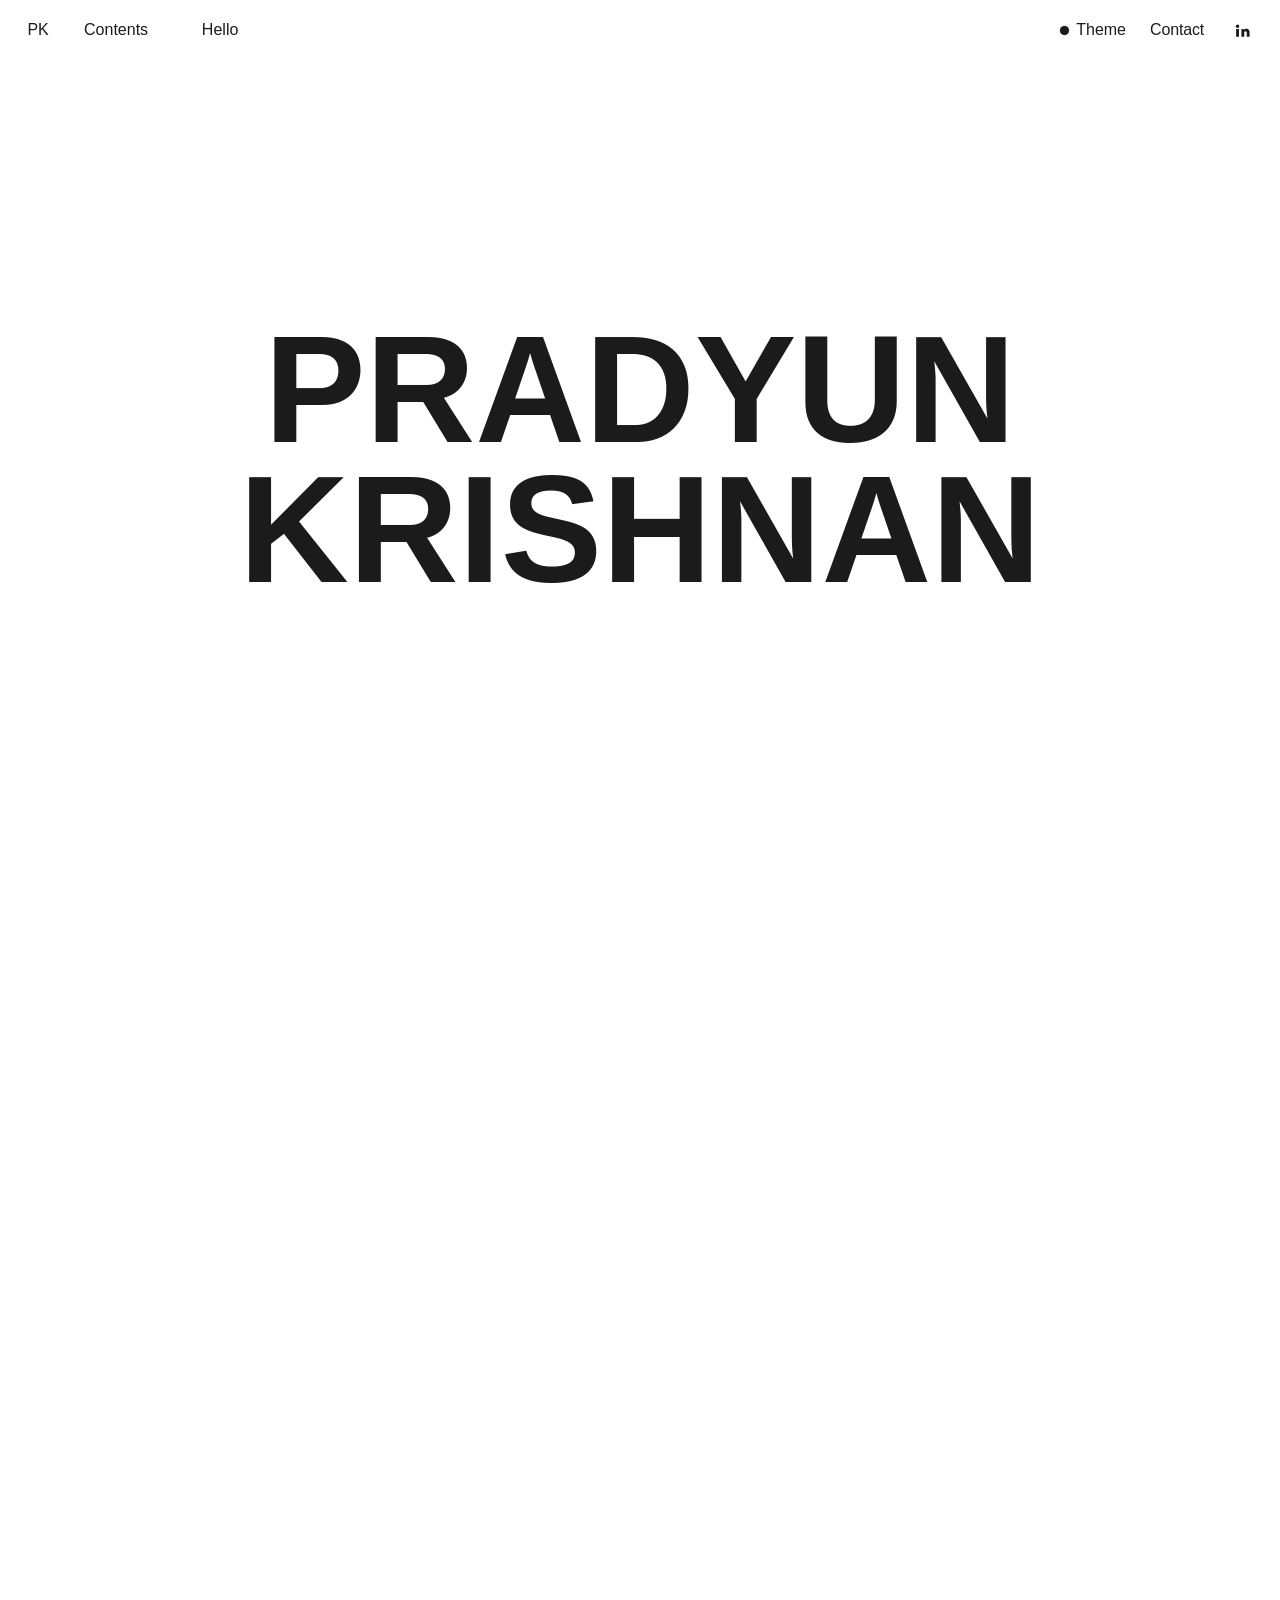
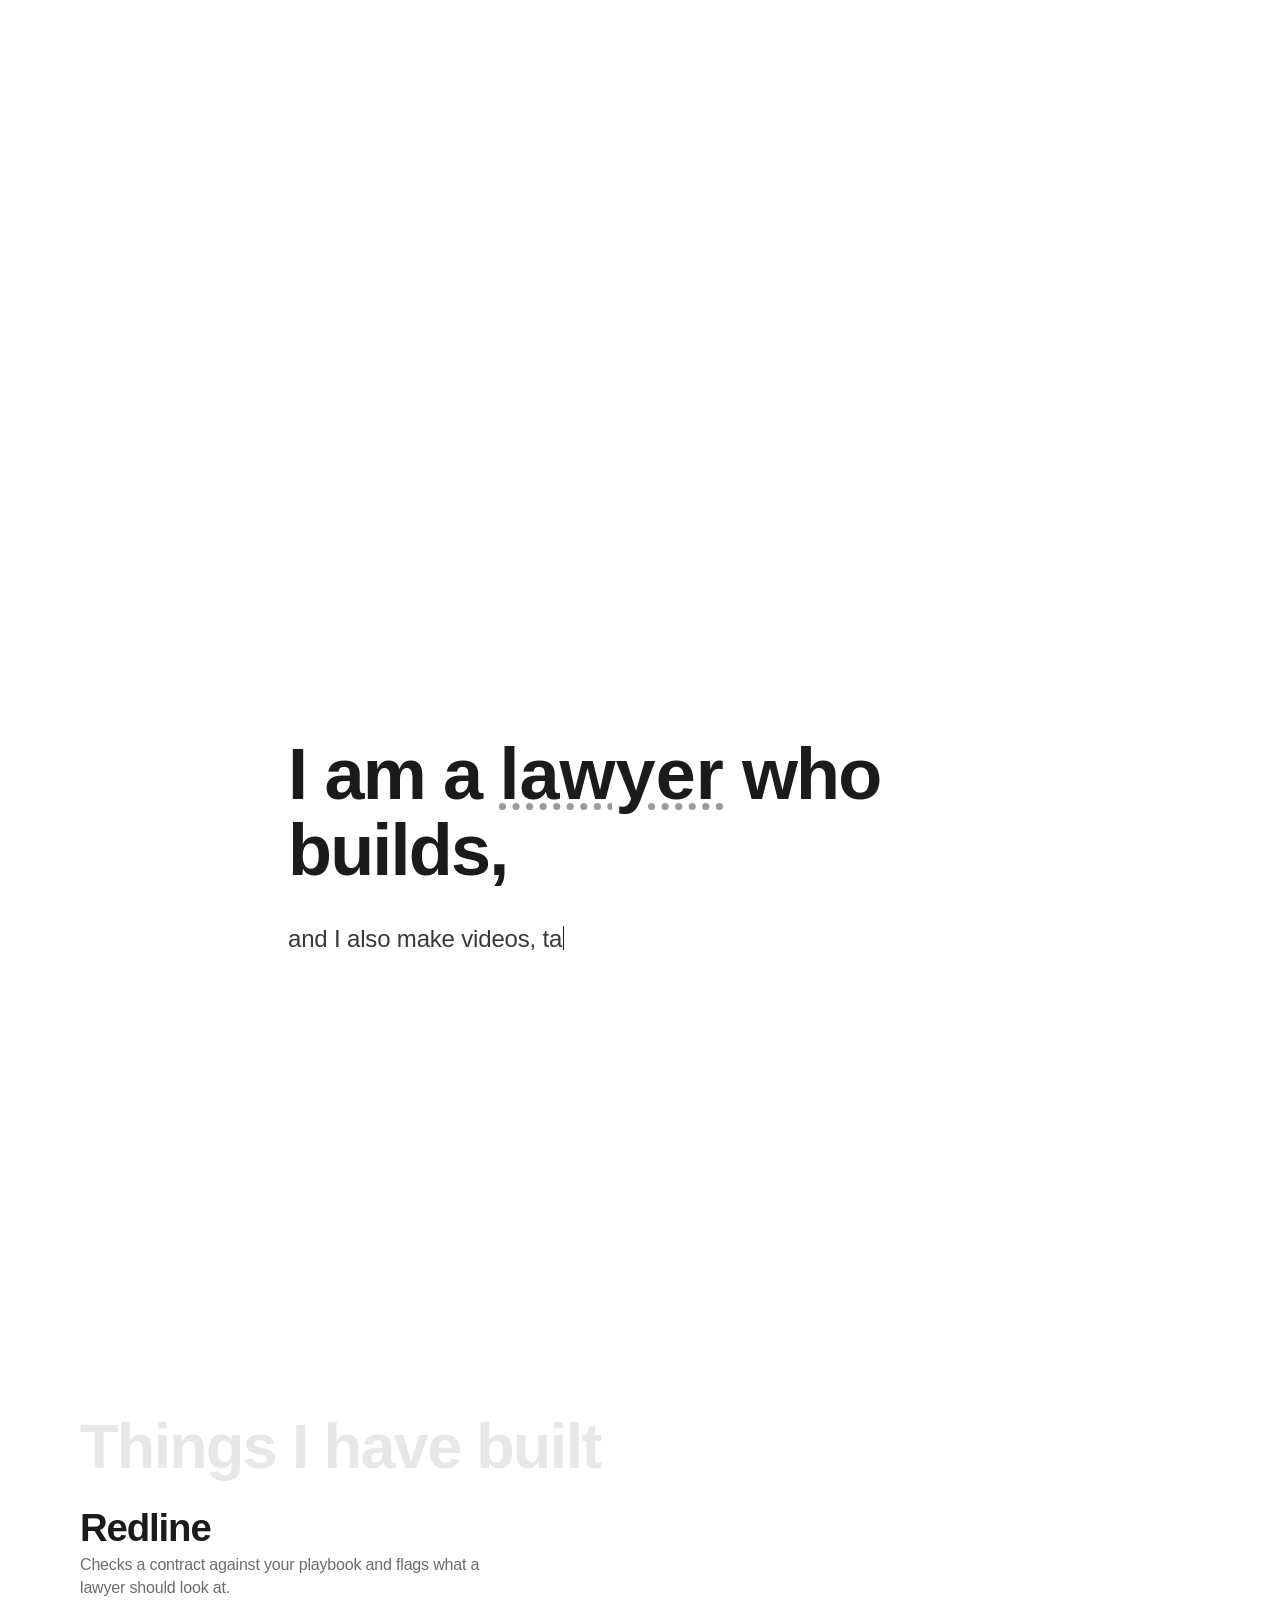
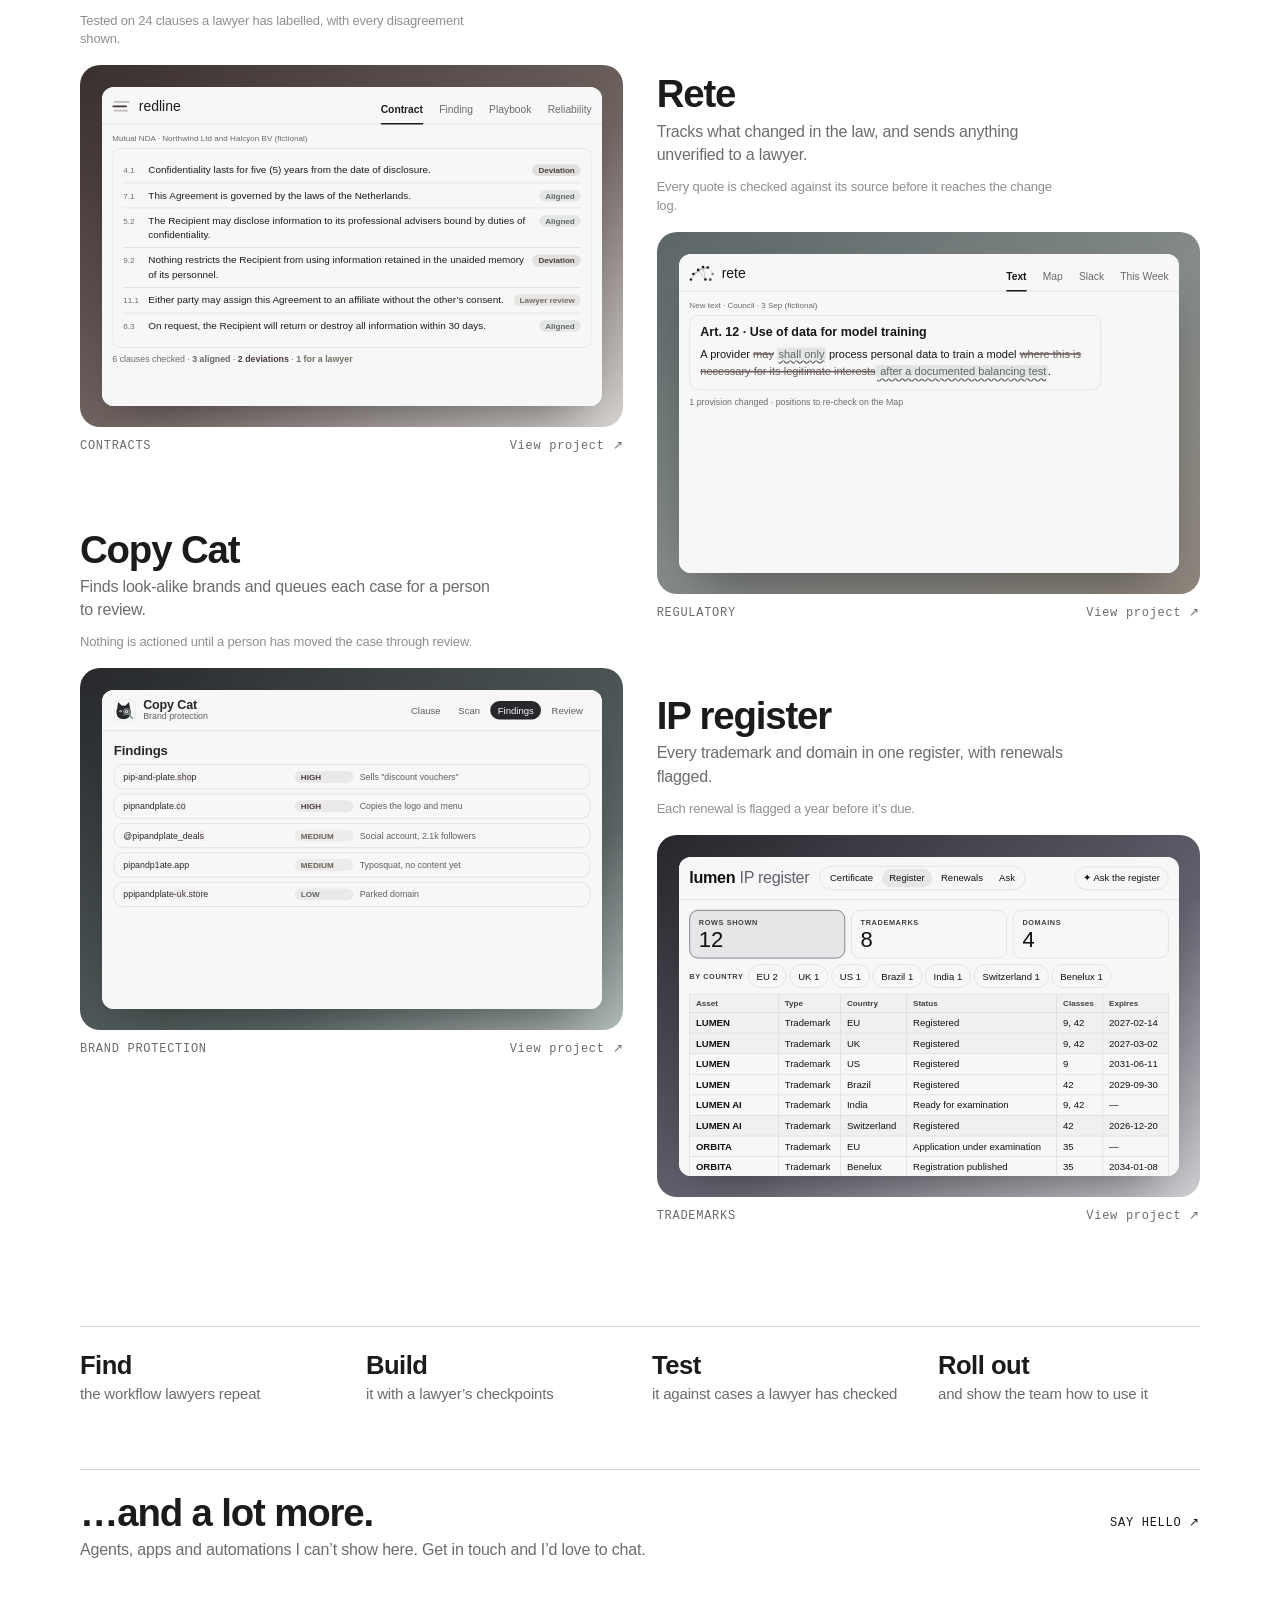
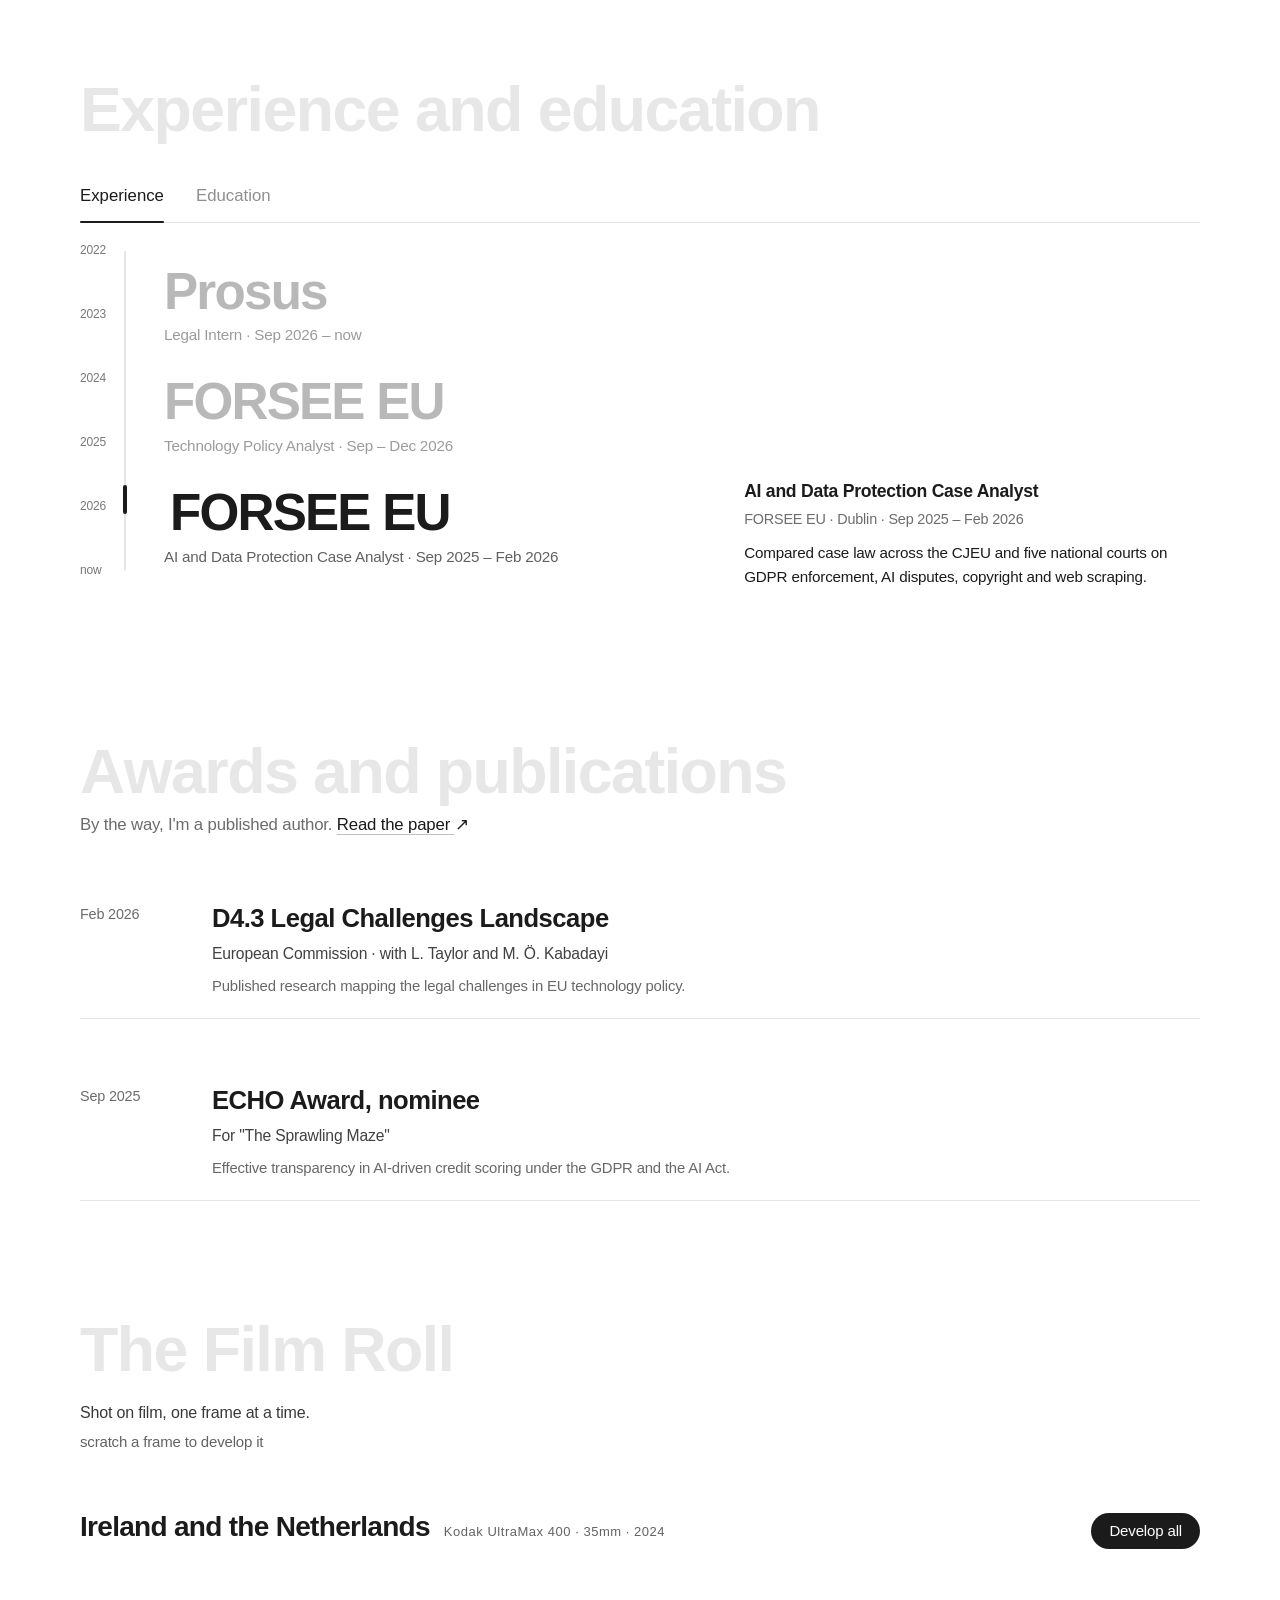
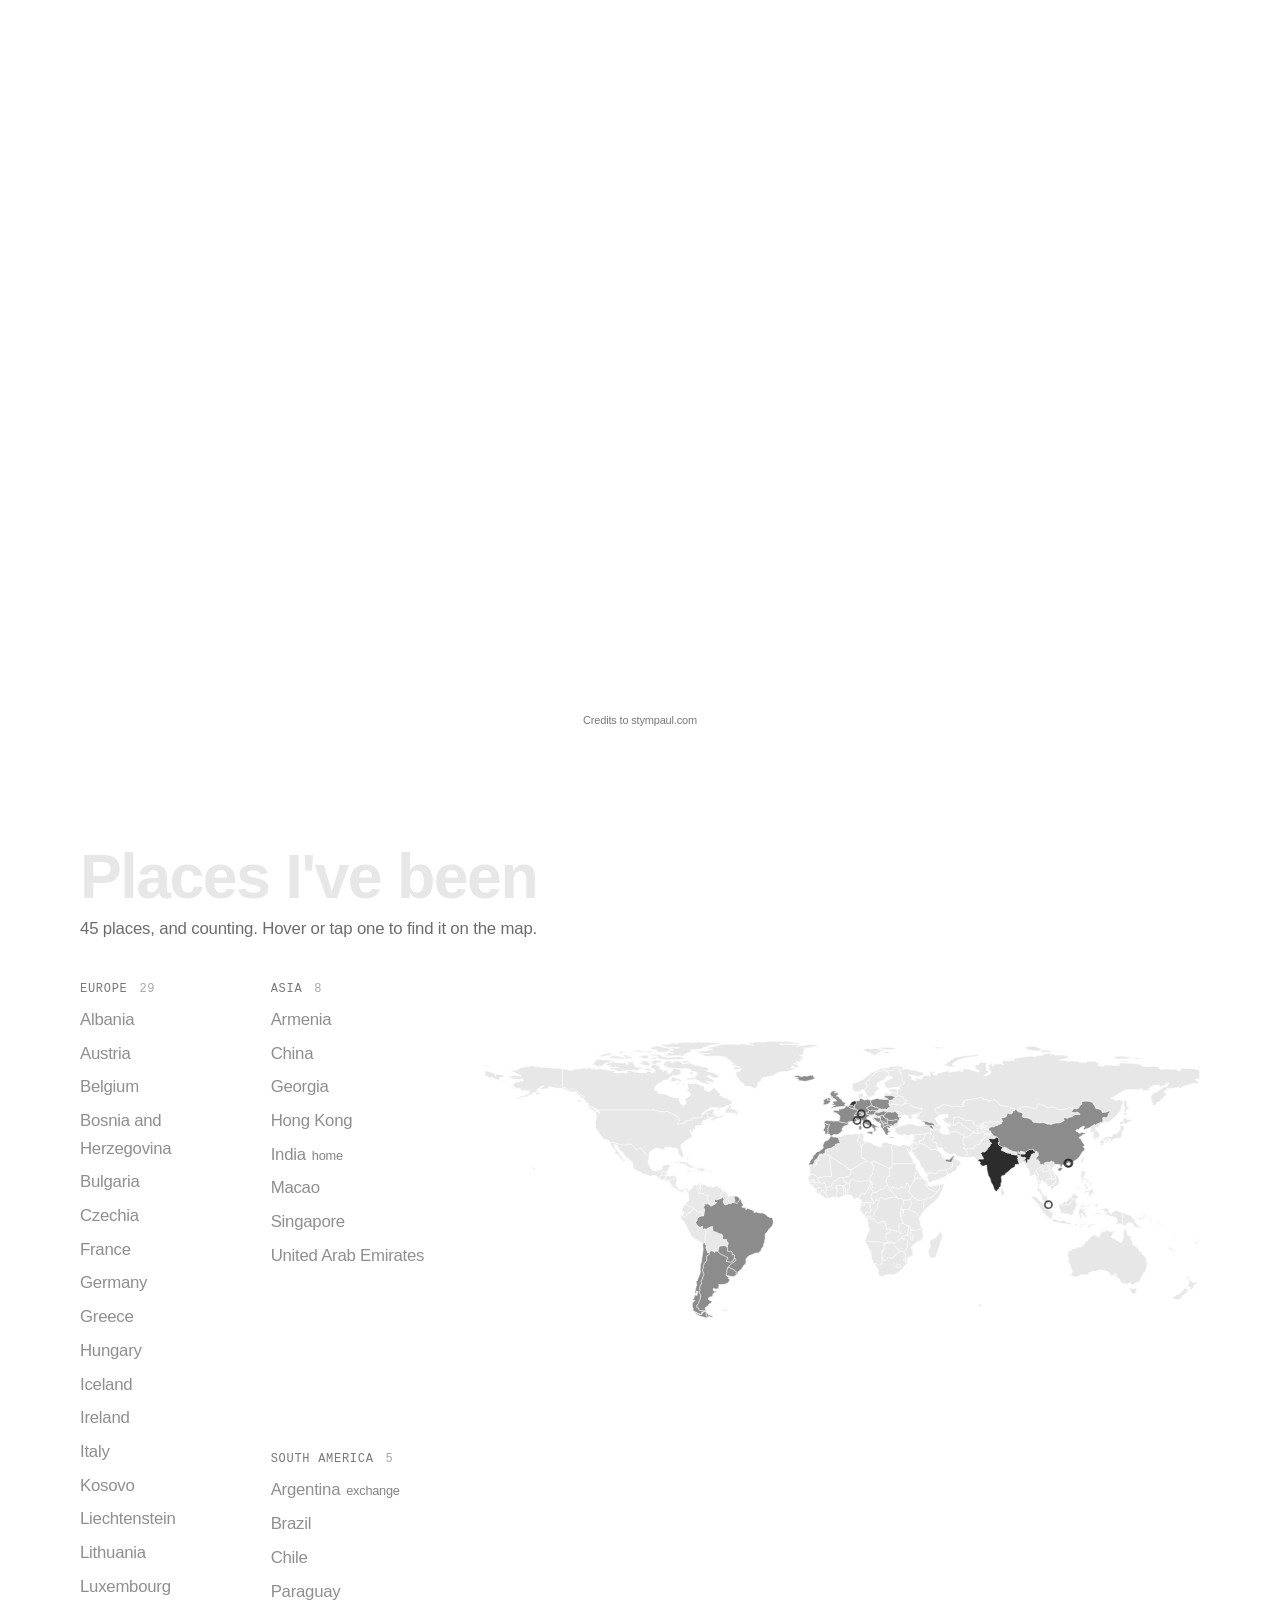
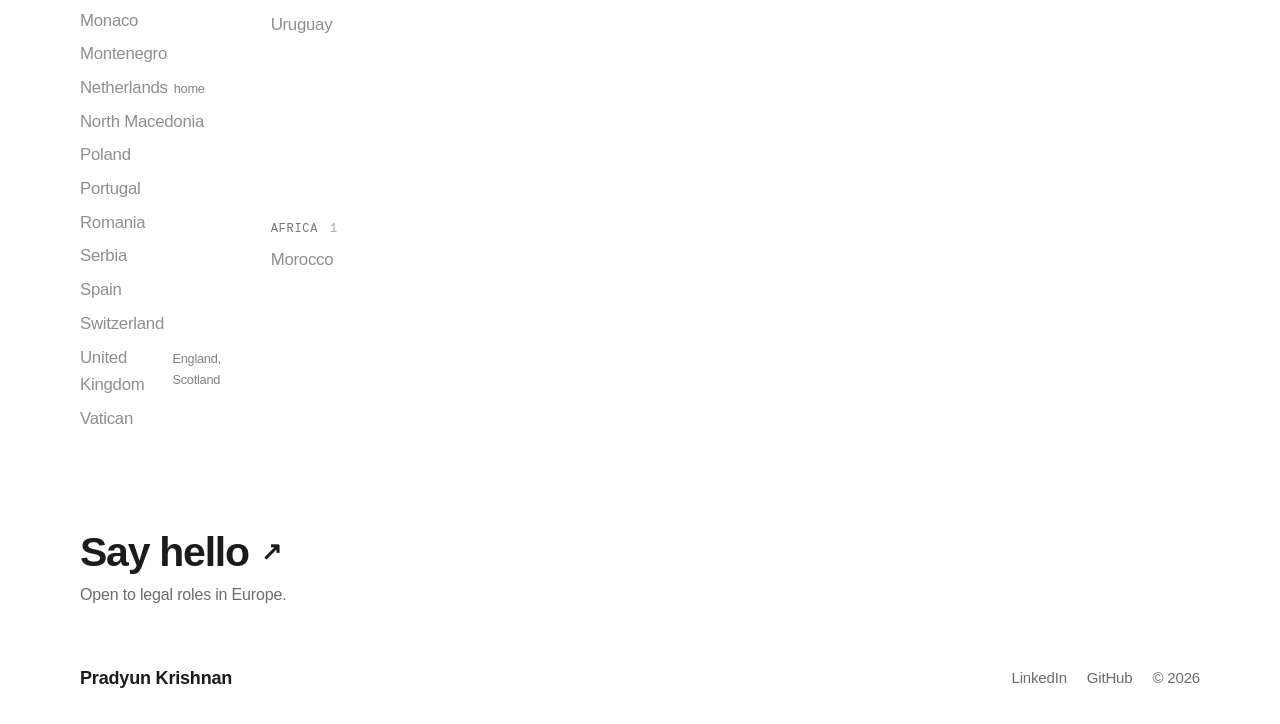
<file: index.html>
<!doctype html>
<html lang="en">
  <head>
    <meta charset="utf-8" />
    <meta name="viewport" content="width=device-width, initial-scale=1" />
    <title>Pradyun Krishnan - A lawyer who builds.</title>
    <meta name="description" content="Legal tech projects, experience in EU digital regulation, film photography and the places I've been." />
    <meta property="og:type" content="website" />
    <meta property="og:url" content="https://www.pradyunkrishnan.com/" />
    <meta property="og:title" content="Pradyun Krishnan - A lawyer who builds." />
    <meta property="og:description" content="Legal tech projects, experience in EU digital regulation, film photography and the places I've been." />
    <meta property="og:image" content="https://www.pradyunkrishnan.com/images/og-image.png" />
    <meta property="og:image:width" content="1200" />
    <meta property="og:image:height" content="630" />
    <meta property="og:image:alt" content="Pradyun Krishnan. A lawyer who builds." />
    <meta name="twitter:card" content="summary_large_image" />
    <meta name="twitter:image" content="https://www.pradyunkrishnan.com/images/og-image.png" />
    <meta name="twitter:title" content="Pradyun Krishnan - A lawyer who builds." />
    <meta name="twitter:description" content="Legal tech projects, experience in EU digital regulation, film photography and the places I've been." />
    <link rel="icon" href="favicon.png" type="image/png" />
    <link rel="apple-touch-icon" href="apple-touch-icon.png" />
    <link rel="stylesheet" href="styles.css?v=137" />
    <script>
      // apply the saved ink color before first paint so there's no flash
      try {
        const theme = localStorage.getItem('theme')
        if (theme === 'blue') document.documentElement.classList.add(theme)
        if (sessionStorage.getItem('visited')) document.documentElement.dataset.visited = ''
        sessionStorage.setItem('visited', '1')
      } catch {}
    </script>
    <!-- Vercel Web Analytics (cookieless). Only on the live site, so local
         previews don't count as visits or log a missing-file error. -->
    <script>
      if (/(^|\.)pradyunkrishnan\.com$|\.vercel\.app$/.test(location.hostname)) {
        window.va = window.va || function () { (window.vaq = window.vaq || []).push(arguments) }
        const s = document.createElement('script')
        s.defer = true
        s.src = '/_vercel/insights/script.js'
        document.head.append(s)
      }
    </script>
  </head>
  <body>
    <!-- top bar: contents on the left, contact and LinkedIn on the right -->
    <header class="topbar">
      <div class="topbar-start">
        <a class="pill topbar-mark" href="#intro" aria-label="Pradyun Krishnan, home">PK</a>
      <div class="menu">
        <button class="pill" type="button" aria-expanded="false" aria-controls="contents-menu" data-menu>Contents</button>
        <ol class="menu-panel contents-menu" id="contents-menu" hidden>
          <li><a href="#intro">The Intro</a></li>
          <li><a href="#projects">Projects</a></li>
          <li><a href="#experience">Experience</a></li>
          <li><a href="#awards">Awards</a></li>
          <li><a href="#film">The Film Roll</a></li>
          <li><a href="#places">Places</a></li>
        </ol>
      </div>
      <div class="menu languages">
        <!-- the greeting cycles through the languages below; this menu doesn't
             translate anything, it just says which languages I speak -->
        <button class="pill pill-greeting" type="button" aria-expanded="false" aria-controls="languages-menu" aria-label="Languages I speak" data-menu data-greetings="Hello|Hola|ನಮಸ್ಕಾರ|नमस्ते|Hallo|Hoi"><span data-greeting>Hello</span></button>
        <div class="menu-panel languages-menu" id="languages-menu" hidden>
          <p class="languages-title">I speak</p>
          <ul>
            <li lang="en"><span class="lang-native">English</span><span class="lang-name" lang="en">English</span></li>
            <li lang="es"><span class="lang-native">Español</span><span class="lang-name" lang="en">Spanish</span></li>
            <li lang="kn"><span class="lang-native">ಕನ್ನಡ</span><span class="lang-name" lang="en">Kannada</span></li>
            <li lang="hi"><span class="lang-native">हिन्दी</span><span class="lang-name" lang="en">Hindi</span></li>
            <li lang="de"><span class="lang-native">Deutsch</span><span class="lang-name" lang="en">German · <em>ein bisschen</em></span></li>
            <li lang="nl"><span class="lang-native">Nederlands</span><span class="lang-name" lang="en">Dutch</span></li>
          </ul>
          <p class="languages-note">This isn't a language switch. The site stays in English; this menu is just showing off.</p>
        </div>
      </div>
      </div>
      <div class="topbar-end">
        <div class="theme-menu" data-theme-menu>
          <button class="pill theme-pill" type="button" aria-haspopup="menu" aria-expanded="false" aria-controls="theme-pop" aria-label="Theme"><span class="theme-swatch" aria-hidden="true"></span><span class="theme-pill-label">Theme</span></button>
          <div class="theme-pop" id="theme-pop" role="menu" aria-label="Theme" hidden>
            <button type="button" role="menuitemradio" aria-checked="true" data-theme="mono"><span class="ts-dot ts-mono" aria-hidden="true"></span>Black<svg class="theme-check" viewBox="0 0 24 24" aria-hidden="true"><path d="M5 12.5l4.5 4.5L19 7.5" fill="none" stroke="currentColor" stroke-width="2.2" stroke-linecap="round" stroke-linejoin="round"/></svg></button>
            <button type="button" role="menuitemradio" aria-checked="false" data-theme="blue"><span class="ts-dot ts-blue" aria-hidden="true"></span>Blue<svg class="theme-check" viewBox="0 0 24 24" aria-hidden="true"><path d="M5 12.5l4.5 4.5L19 7.5" fill="none" stroke="currentColor" stroke-width="2.2" stroke-linecap="round" stroke-linejoin="round"/></svg></button>
          </div>
        </div>
        <a class="pill" href="#contact" data-mail>Contact</a>
        <a class="pill pill-icon" href="https://nl.linkedin.com/in/pradyun-krishnan" target="_blank" rel="noreferrer" aria-label="LinkedIn"><svg viewBox="0 0 24 24" aria-hidden="true"><path fill="currentColor" d="M4.98 3.5a2.5 2.5 0 1 1 0 5 2.5 2.5 0 0 1 0-5ZM3 9.75h4v11H3v-11Zm6.5 0h3.8v1.5h.06c.53-1 1.83-1.85 3.76-1.85 4.02 0 4.88 2.4 4.88 5.8v5.55h-4v-4.92c0-1.17-.02-2.68-1.64-2.68-1.64 0-1.9 1.28-1.9 2.6v5h-4v-11Z"/></svg></a>
      </div>
    </header>

    <main class="page">
      <!-- ── Opening: PRADYUN KRISHNAN spreads flat as you scroll, like a
           letterbox, and the portrait grows between the two lines ───── -->
      <header class="opening" id="intro">
        <div class="opening-stage" data-opening>
          <h1 class="opening-name" aria-label="Pradyun Krishnan">
            <span class="opening-word" aria-hidden="true">PRADYUN</span>
            <span class="opening-word" aria-hidden="true">KRISHNAN</span>
          </h1>

          <!-- Your photo: images/portrait.webp. data-zoom, data-focus-x and data-anchor frame it between the two lines of the name -->
          <span class="portrait opening-portrait" data-halftone data-src="images/portrait.webp" data-initials="PK" data-zoom="0.82" data-focus-x="0.49" data-anchor="bottom" data-radial>
            <canvas class="halftone-canvas" role="img" aria-label="Halftone portrait of Pradyun"></canvas>
          </span>


        </div>
      </header>

      <!-- ── The next screen: who I am, typed out ─────────────────── -->
      <section class="section intro-more" aria-label="About">
        <p class="intro-lead">I am a <button class="reveal" type="button" aria-expanded="false" aria-controls="lawyer-note">lawyer</button> who builds,</p>
        <p class="reveal-note" id="lawyer-note"><span>A law graduate working towards qualification and the CIPP/E and AIGP certifications.</span></p>

        <!-- EDIT: the things you do. The paragraph types itself out like a
             typewriter: each item is struck through in red, then the last
             line lands on data-end. -->
        <p class="typed" data-typed data-lead="and I also " data-close="I am…" data-end="curious and creative.">
          <span class="sr-only">and I also make videos, take pictures, vibe code, read, travel, hike, draw, cook and run. I am curious and creative.</span>
          <span aria-hidden="true" data-typed-out></span>
          <template data-typed-items>
            <span>make videos</span>
            <span>take pictures</span>
            <span>vibe code</span>
            <span>read</span>
            <span>travel</span>
            <span>hike</span>
            <span>draw</span>
            <span>cook</span>
            <span>run</span>
          </template>
        </p>
        <p class="reveal-note am-note" id="am-note" aria-live="polite"><span></span></p>
      </section>

      <!-- ── § 01 Projects ─────────────────────────────────────────── -->
      <!-- Hover a tile and its demo plays; click it for the project page (work/*.html).
           Demos live in demos/*.html. All data in them is made up. -->
      <section class="section projects" id="projects">
        <header class="section-head">
          <h2 class="section-title" data-reveal-title>Things I have built</h2>
        </header>
        <!-- four equal cards, the right column half a card lower. Grey at rest;
             hovering one colours it in and plays its demo from the start -->
        <div class="proj-grid">
          <article class="proj" data-proj data-rest="23">
            <div class="proj-top"><a class="proj-name" href="work/redline.html">Redline</a><p class="proj-desc">Checks a contract against your playbook and flags what a lawyer should look at.</p><p class="proj-check">Tested on 24 clauses a lawyer has labelled, with every disagreement shown.</p></div>
            <a class="proj-cover" href="work/redline.html" aria-label="Open Redline" style="--bg: linear-gradient(150deg, #7a1f1f 0%, #c2553d 55%, #efd9c4 100%)"><span class="proj-win"><iframe src="demos/redline.html?embed&v=6" title="Redline demo" loading="lazy" tabindex="-1"></iframe></span></a>
            <div class="proj-foot"><span>CONTRACTS</span><a href="work/redline.html">View project ↗</a></div>
          </article>
          <article class="proj" data-proj data-rest="22">
            <div class="proj-top"><a class="proj-name" href="work/rete.html">Rete</a><p class="proj-desc">Tracks what changed in the law, and sends anything unverified to a lawyer.</p><p class="proj-check">Every quote is checked against its source before it reaches the change log.</p></div>
            <a class="proj-cover" href="work/rete.html" aria-label="Open Rete" style="--bg: linear-gradient(150deg, #1F7A80 0%, #5f9c8f 50%, #D0812F 100%)"><span class="proj-win"><iframe src="demos/rete.html?embed&v=6" title="Rete demo" loading="lazy" tabindex="-1"></iframe></span></a>
            <div class="proj-foot"><span>REGULATORY</span><a href="work/rete.html">View project ↗</a></div>
          </article>
          <article class="proj" data-proj data-rest="65">
            <div class="proj-top"><a class="proj-name" href="work/copy-cat.html">Copy Cat</a><p class="proj-desc">Finds look-alike brands and queues each case for a person to review.</p><p class="proj-check">Nothing is actioned until a person has moved the case through review.</p></div>
            <a class="proj-cover" href="work/copy-cat.html" aria-label="Open Copy Cat" style="--bg: linear-gradient(150deg, #1e2a47 0%, #1b7f78 70%, #7fd1c7 100%)"><span class="proj-win"><iframe src="demos/copy-cat.html?embed&v=7" title="Copy Cat demo" loading="lazy" tabindex="-1"></iframe></span></a>
            <div class="proj-foot"><span>BRAND PROTECTION</span><a href="work/copy-cat.html">View project ↗</a></div>
          </article>
          <article class="proj" data-proj data-rest="50">
            <div class="proj-top"><a class="proj-name" href="work/ip-register.html">IP register</a><p class="proj-desc">Every trademark and domain in one register, with renewals flagged.</p><p class="proj-check">Each renewal is flagged a year before it’s due.</p></div>
            <a class="proj-cover" href="work/ip-register.html" aria-label="Open IP register" style="--bg: linear-gradient(150deg, #2b2350 0%, #6a5acd 55%, #d9d4f5 100%)"><span class="proj-win"><iframe src="demos/ip-register.html?embed&v=7" title="IP register demo" loading="lazy" tabindex="-1"></iframe></span></a>
            <div class="proj-foot"><span>TRADEMARKS</span><a href="work/ip-register.html">View project ↗</a></div>
          </article>
        </div>
        <!-- how I work: four steps in one quiet row, no boxes -->
        <ol class="proj-how" aria-label="How I work">
          <li><b>Find</b><span>the workflow lawyers repeat</span></li>
          <li><b>Build</b><span>it with a lawyer’s checkpoints</span></li>
          <li><b>Test</b><span>it against cases a lawyer has checked</span></li>
          <li><b>Roll out</b><span>and show the team how to use it</span></li>
        </ol>
        <!-- the work I can't show: one quiet editorial row under the cards -->
        <a class="proj-more" href="#contact" data-mail>
          <span class="proj-more-text"><span class="proj-more-title">…and a lot more.</span><span class="proj-more-sub">Agents, apps and automations I can’t show here. Get in touch and I’d love to chat.</span></span>
          <span class="proj-more-cta">Say hello <i aria-hidden="true">↗</i></span>
        </a>
      </section>

      <!-- ── § 02 Experience and education ─────────────────────────── -->
      <!-- One <li class="tl-row"> per role. data-start / data-end are years
           (2025.67 is about September 2025) and draw the span on the year rail. -->
      <section class="section" id="experience">
        <header class="section-head">
          <h2 class="section-title" data-reveal-title>Experience and education</h2>
        </header>
        <div class="tl-tabs" role="tablist" aria-label="Experience or education">
          <button type="button" role="tab" id="tab-work" aria-selected="true" aria-controls="tl-work">Experience</button>
          <button type="button" role="tab" id="tab-edu" aria-selected="false" aria-controls="tl-edu" tabindex="-1">Education</button>
          <span class="tl-ind" aria-hidden="true"></span>
        </div>
        <div class="tl" data-timeline>
          <div class="tl-rail" aria-hidden="true"><span class="tl-line"></span><span class="tl-span"></span></div>
          <div class="tl-lists">
            <ul class="tl-list" id="tl-work" role="tabpanel" aria-labelledby="tab-work">
              <li class="tl-row" data-start="2026.67" data-end="2027" data-logo="PR" data-color="#1f3a6e" data-role="Legal Intern" data-meta="Prosus · Amsterdam · Sep 2026 – now" data-line="Built the legal team’s agents for regulatory monitoring (GDPR, DSA, AI Act, DORA), brand protection and the IP register, taking each from the first workflow to a working app for the lawyers.">
                <button type="button" class="tl-name">Prosus</button>
                <span class="tl-sub">Legal Intern · Sep 2026 – now</span>
              </li>
              <li class="tl-row" data-start="2026.67" data-end="2026.95" data-logo="FE" data-color="#2b6cb0" data-role="Technology Policy Analyst" data-meta="FORSEE EU · Dublin · Sep – Dec 2026" data-line="Analysing new EU digital legislation for AI governance, platform regulation and digital sovereignty.">
                <button type="button" class="tl-name">FORSEE EU</button>
                <span class="tl-sub">Technology Policy Analyst · Sep – Dec 2026</span>
              </li>
              <li class="tl-row" data-start="2025.67" data-end="2026.12" data-logo="FE" data-color="#2b6cb0" data-role="AI and Data Protection Case Analyst" data-meta="FORSEE EU · Dublin · Sep 2025 – Feb 2026" data-line="Compared case law across the CJEU and five national courts on GDPR enforcement, AI disputes, copyright and web scraping.">
                <button type="button" class="tl-name">FORSEE EU</button>
                <span class="tl-sub">AI and Data Protection Case Analyst · Sep 2025 – Feb 2026</span>
              </li>
            </ul>
            <ul class="tl-list" id="tl-edu" role="tabpanel" aria-labelledby="tab-edu" hidden>
              <li class="tl-row" data-start="2025.67" data-end="2027" data-logo="TU" data-color="#1b365d" data-role="Master of Law and Technology" data-meta="Tilburg University · Tilburg · 2025 – now" data-line="Data privacy and cybersecurity. Currently cum laude, with an 8.33.">
                <button type="button" class="tl-name">Tilburg University</button>
                <span class="tl-sub">Master of Law and Technology · 2025 – now</span>
              </li>
              <li class="tl-row" data-start="2025.67" data-end="2026.6" data-logo="EUR" data-color="#0c7a5f" data-role="Master of Commercial and Company Law" data-meta="Erasmus University Rotterdam · Rotterdam · 2025 – 2026" data-line="International arbitration and business law. Graduated with an 8.20, in the top 3%.">
                <button type="button" class="tl-name">Erasmus University Rotterdam</button>
                <span class="tl-sub">Master of Commercial and Company Law · 2025 – 2026</span>
              </li>
              <li class="tl-row" data-start="2022.67" data-end="2025.5" data-logo="TU" data-color="#1b365d" data-role="Bachelor of Global Law" data-meta="Tilburg University · Tilburg · 2022 – 2025" data-line="Cum laude (8.36) with honours, and a 10 out of 10 for the thesis.">
                <button type="button" class="tl-name">Tilburg University</button>
                <span class="tl-sub">Bachelor of Global Law · 2022 – 2025</span>
              </li>
              <li class="tl-row" data-start="2024.1" data-end="2024.55" data-logo="DT" data-color="#1a4d8f" data-role="Exchange semester" data-meta="Universidad Torcuato Di Tella · Buenos Aires · 2024" data-line="A semester of law in Buenos Aires, studied in Spanish, as part of the Bachelor of Global Law.">
                <button type="button" class="tl-name">Universidad Torcuato Di Tella</button>
                <span class="tl-sub">Exchange semester · 2024</span>
              </li>
              <li class="tl-row" data-start="2026.5" data-end="2027" data-logo="IAPP" data-color="#3a7d8c" data-role="CIPP/E and AIGP" data-meta="IAPP · In progress" data-line="Working towards both certifications, alongside qualification.">
                <button type="button" class="tl-name">IAPP</button>
                <span class="tl-sub">CIPP/E and AIGP · In progress</span>
              </li>
            </ul>
            <div class="tl-card" aria-live="polite"></div>
          </div>
        </div>
      </section>

      <!-- ── § 03 Awards and publications ─────────────────────────── -->
      <section class="section" id="awards">
        <header class="section-head">
          <h2 class="section-title" data-reveal-title>Awards and publications</h2>
          <p class="author-note">By the way, I'm a published author. <a href="https://doi.org/10.5281/zenodo.18503398" target="_blank" rel="noreferrer">Read the paper <span aria-hidden="true">↗</span></a></p>
        </header>
        <ul class="ledger aw-list" role="list">
          <li>
            <a class="ledger-row aw-row" href="https://doi.org/10.5281/zenodo.18503398" target="_blank" rel="noreferrer">
              <span class="ledger-main">
                <span class="ledger-org">D4.3 Legal Challenges Landscape <span class="tl-ext" aria-hidden="true">↗</span></span>
                <span class="ledger-role">European Commission · with L. Taylor and M. Ö. Kabadayi</span>
                <span class="ledger-line">Published research mapping the legal challenges in EU technology policy.</span>
              </span>
              <span class="ledger-meta">Feb 2026</span>
            </a>
          </li>
          <li>
            <a class="ledger-row aw-row" href="https://echo-net.nl/en/echoaward/" target="_blank" rel="noreferrer">
              <span class="ledger-main">
                <span class="ledger-org">ECHO Award, nominee <span class="tl-ext" aria-hidden="true">↗</span></span>
                <span class="ledger-role">For "The Sprawling Maze"</span>
                <span class="ledger-line">Effective transparency in AI-driven credit scoring under the GDPR and the AI Act.</span>
              </span>
              <span class="ledger-meta">Sep 2025</span>
            </a>
          </li>
        </ul>
      </section>

      <!-- ── § 04 The Film Roll ───────────────────────────────────── -->
      <section class="section film" id="film">
        <header class="section-head">
          <h2 class="section-title" data-reveal-title>The Film Roll</h2>
        </header>
        <!-- EDIT: one line about why you shoot film -->
        <p class="film-sub">Shot on film, one frame at a time.</p>
        <p class="film-hint" data-film-hint>scratch a frame to develop it</p>

        <!-- EDIT: one .roll per roll of film. List your scans in shooting order
             (normal positive photos; the negatives are made automatically).
             data-caption is optional and shows in the viewer. The strips,
             leader, frame numbers and empty frames are built for you. Use data-src
             (not src) so the photos only download when the roll is near. -->
        <div class="roll" data-roll data-title="Ireland and the Netherlands" data-stock="Kodak UltraMax 400" data-camera="35mm" data-shot="2024">
          <img data-src="images/film/roll-01-01.jpg" alt="A brown cow grazing on a misty hillside" data-caption="" />
          <img data-src="images/film/roll-01-02.jpg" alt="A narrow Dublin alley with fire escapes and a Pawn Shop sign" data-caption="" />
          <img data-src="images/film/roll-01-03.jpg" alt="Red-brick buildings and a mural in Dublin" data-caption="" />
          <img data-src="images/film/roll-01-04.jpg" alt="The Cliffs of Moher" data-caption="" />
          <img data-src="images/film/roll-01-05.jpg" alt="Flag bunting over a street in Galway" data-caption="" />
          <img data-src="images/film/roll-01-06.jpg" alt="The Doom Slice pizza sign in a Dublin alley under string lights" data-caption="" />
          <img data-src="images/film/roll-01-07.jpg" alt="Dutch terraced houses behind green trees and orange rowan berries" data-caption="" />
          <img data-src="images/film/roll-01-08.jpg" alt="A Dublin pub street with a red bike" data-caption="" />
          <img data-src="images/film/roll-01-09.jpg" alt="A Seamus Heaney Noli timere portrait above a yellow shopfront" data-caption="" />
          <img data-src="images/film/roll-01-10.jpg" alt="A wooden door between walls of gig posters" data-caption="" />
          <img data-src="images/film/roll-01-11.jpg" alt="A Michael Collins street mural" data-caption="" />
          <img data-src="images/film/roll-01-12.jpg" alt="An Amsterdam canal seen through a pink arch" data-caption="" />
          <img data-src="images/film/roll-01-13.jpg" alt="A graffiti wall around a brown door" data-caption="" />
        </div>

        <!-- the roll viewer: opens out of the frame you click -->
        <div class="viewer" role="dialog" aria-modal="true" aria-label="Roll viewer" hidden data-viewer>
          <div class="viewer-inner">
            <div class="viewer-top">
              <p class="viewer-count" data-viewer-count></p>
              <button class="viewer-close" type="button" aria-label="Close the viewer" data-viewer-close><svg viewBox="0 0 24 24" width="18" height="18" aria-hidden="true"><path d="M6 6l12 12M18 6L6 18" fill="none" stroke="currentColor" stroke-width="2" stroke-linecap="round"/></svg></button>
            </div>
            <div class="viewer-row">
              <button class="viewer-nav" type="button" aria-label="Previous frame" data-viewer-prev><svg viewBox="0 0 24 24" width="20" height="20" aria-hidden="true"><path d="M15 5l-7 7 7 7" fill="none" stroke="currentColor" stroke-width="2" stroke-linecap="round" stroke-linejoin="round"/></svg></button>
              <div class="viewer-strip" data-viewer-strip></div>
              <button class="viewer-nav" type="button" aria-label="Next frame" data-viewer-next><svg viewBox="0 0 24 24" width="20" height="20" aria-hidden="true"><path d="M9 5l7 7-7 7" fill="none" stroke="currentColor" stroke-width="2" stroke-linecap="round" stroke-linejoin="round"/></svg></button>
            </div>
            <div class="viewer-bar">
              <p class="viewer-caption" data-viewer-caption></p>
              <button class="viewer-button" type="button" data-viewer-develop>Develop this frame</button>
            </div>
          </div>
        </div>
        <p class="film-credit">Credits to <a href="https://stympaul.com" target="_blank" rel="noreferrer">stympaul.com</a></p>
      </section>

      <!-- ── § 05 Places ─────────────────────────────────────────── -->
      <!-- The list drives the map: hover (or tap) a place and the flat map
           folds into a globe turned to it. Notes: home / exchange. -->
      <section class="section" id="places">
        <header class="section-head">
          <h2 class="section-title" data-reveal-title>Places I've been</h2>
          <p class="places-sub">45 places, and counting. Hover or tap one to find it on the map.</p>
        </header>
        <div class="atlas" data-atlas>
          <div class="atlas-list">
            <div class="atlas-group">
              <p class="atlas-label">Europe <span>29</span></p>
              <ul role="list"><li><button type="button" class="atlas-place" data-place="Albania">Albania</button></li><li><button type="button" class="atlas-place" data-place="Austria">Austria</button></li><li><button type="button" class="atlas-place" data-place="Belgium">Belgium</button></li><li><button type="button" class="atlas-place" data-place="Bosnia and Herzegovina">Bosnia and Herzegovina</button></li><li><button type="button" class="atlas-place" data-place="Bulgaria">Bulgaria</button></li><li><button type="button" class="atlas-place" data-place="Czechia">Czechia</button></li><li><button type="button" class="atlas-place" data-place="France">France</button></li><li><button type="button" class="atlas-place" data-place="Germany">Germany</button></li><li><button type="button" class="atlas-place" data-place="Greece">Greece</button></li><li><button type="button" class="atlas-place" data-place="Hungary">Hungary</button></li><li><button type="button" class="atlas-place" data-place="Iceland">Iceland</button></li><li><button type="button" class="atlas-place" data-place="Ireland">Ireland</button></li><li><button type="button" class="atlas-place" data-place="Italy">Italy</button></li><li><button type="button" class="atlas-place" data-place="Kosovo">Kosovo</button></li><li><button type="button" class="atlas-place" data-place="Liechtenstein">Liechtenstein</button></li><li><button type="button" class="atlas-place" data-place="Lithuania">Lithuania</button></li><li><button type="button" class="atlas-place" data-place="Luxembourg">Luxembourg</button></li><li><button type="button" class="atlas-place" data-place="Monaco">Monaco</button></li><li><button type="button" class="atlas-place" data-place="Montenegro">Montenegro</button></li><li><button type="button" class="atlas-place" data-place="Netherlands">Netherlands<span>home</span></button></li><li><button type="button" class="atlas-place" data-place="North Macedonia">North Macedonia</button></li><li><button type="button" class="atlas-place" data-place="Poland">Poland</button></li><li><button type="button" class="atlas-place" data-place="Portugal">Portugal</button></li><li><button type="button" class="atlas-place" data-place="Romania">Romania</button></li><li><button type="button" class="atlas-place" data-place="Serbia">Serbia</button></li><li><button type="button" class="atlas-place" data-place="Spain">Spain</button></li><li><button type="button" class="atlas-place" data-place="Switzerland">Switzerland</button></li><li><button type="button" class="atlas-place" data-place="United Kingdom">United Kingdom<span>England, Scotland</span></button></li><li><button type="button" class="atlas-place" data-place="Vatican">Vatican</button></li></ul>
            </div>
            <div class="atlas-group">
              <p class="atlas-label">Asia <span>8</span></p>
              <ul role="list"><li><button type="button" class="atlas-place" data-place="Armenia">Armenia</button></li><li><button type="button" class="atlas-place" data-place="China">China</button></li><li><button type="button" class="atlas-place" data-place="Georgia">Georgia</button></li><li><button type="button" class="atlas-place" data-place="Hong Kong">Hong Kong</button></li><li><button type="button" class="atlas-place" data-place="India">India<span>home</span></button></li><li><button type="button" class="atlas-place" data-place="Macao">Macao</button></li><li><button type="button" class="atlas-place" data-place="Singapore">Singapore</button></li><li><button type="button" class="atlas-place" data-place="United Arab Emirates">United Arab Emirates</button></li></ul>
            </div>
            <div class="atlas-group">
              <p class="atlas-label">South America <span>5</span></p>
              <ul role="list"><li><button type="button" class="atlas-place" data-place="Argentina">Argentina<span>exchange</span></button></li><li><button type="button" class="atlas-place" data-place="Brazil">Brazil</button></li><li><button type="button" class="atlas-place" data-place="Chile">Chile</button></li><li><button type="button" class="atlas-place" data-place="Paraguay">Paraguay</button></li><li><button type="button" class="atlas-place" data-place="Uruguay">Uruguay</button></li></ul>
            </div>
            <div class="atlas-group">
              <p class="atlas-label">Africa <span>1</span></p>
              <ul role="list"><li><button type="button" class="atlas-place" data-place="Morocco">Morocco</button></li></ul>
            </div>
          </div>
          <figure class="atlas-map">
            <svg viewBox="0 0 600 330" role="img" aria-label="World map of the places I've been"></svg>
            <figcaption class="atlas-caption" aria-live="polite"><b></b><span></span></figcaption>
          </figure>
        </div>
      </section>

      <!-- the close: one big way to get in touch, then the name across the page -->
      <footer class="footer footer-close" id="contact">
        <a class="footer-hello" href="#contact" data-mail>Say hello <i aria-hidden="true">↗</i></a>
        <p class="footer-sub">Open to legal roles in Europe.</p>
        <div class="footer-end">
          <p class="footer-name">Pradyun Krishnan</p>
          <span class="footer-links">
            <a href="https://nl.linkedin.com/in/pradyun-krishnan" target="_blank" rel="noreferrer">LinkedIn</a>
            <a href="https://github.com/PradyunKrishnan" target="_blank" rel="noreferrer">GitHub</a>
            <span>© <span data-year>2026</span></span>
          </span>
        </div>
      </footer>
    </main>

    <!-- motion: GSAP 3.15.1 (+ ScrollTrigger, SplitText) and Lenis 1.3.27, self-hosted -->
    <script src="vendor/gsap.min.js"></script>
    <script src="vendor/ScrollTrigger.min.js"></script>
    <script src="vendor/SplitText.min.js"></script>
    <script src="vendor/lenis.min.js"></script>
    <script src="vendor/d3-array.min.js"></script>
    <script src="vendor/d3-geo.min.js"></script>
    <script src="vendor/topojson-client.min.js"></script>
    <script src="script.js?v=137"></script>
  </body>
</html>
</file>
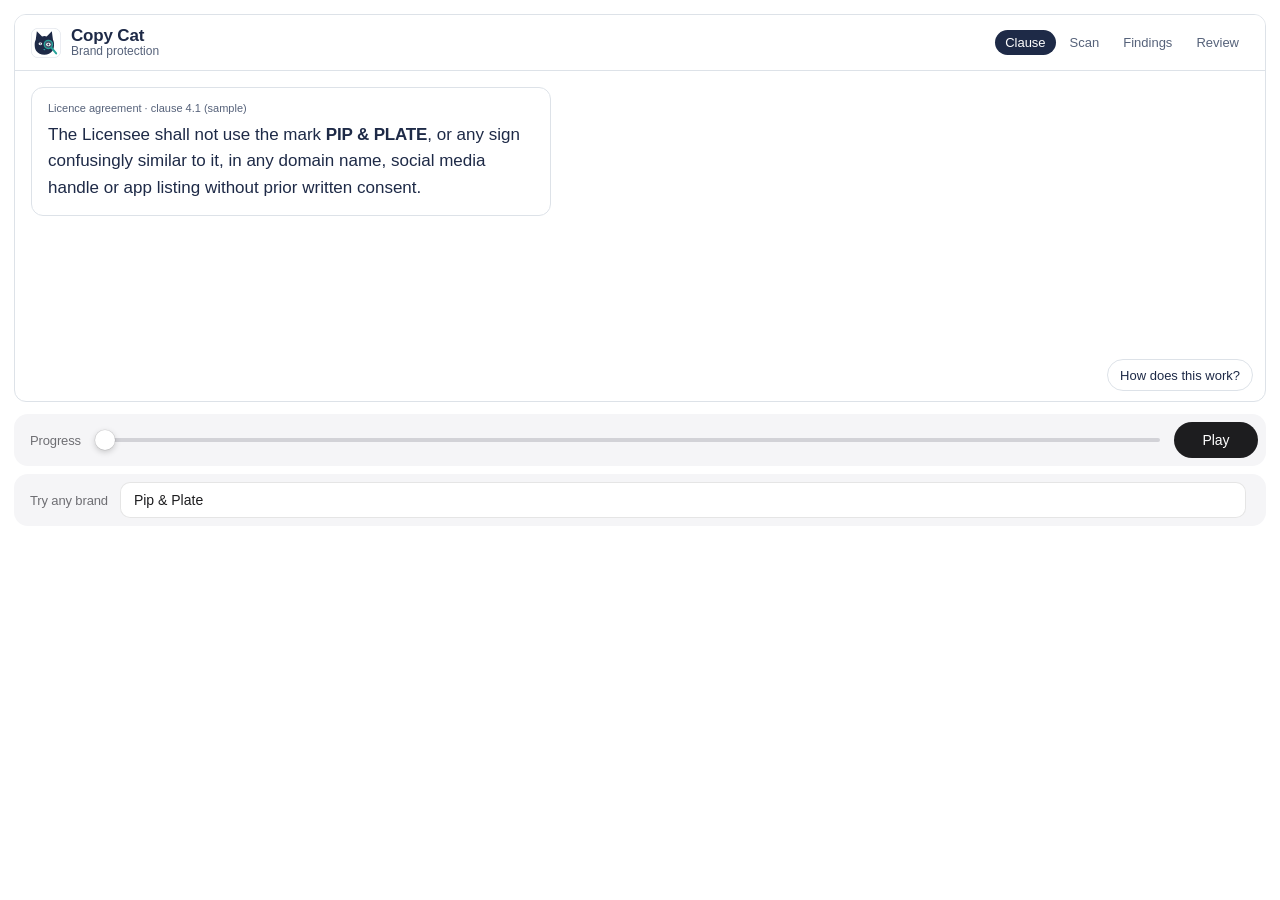
<file: demos/copy-cat.html>
<!doctype html>
<html lang="en"><head><meta charset="utf-8"><meta name="viewport" content="width=device-width,initial-scale=1">
<title>Copy Cat demo</title><meta name="robots" content="noindex">
<style>
:root{--border:#e6e4df;--text-secondary:#5f6064;--text-danger:#b42318;--surface-1:#f7f6f3;--border-stronger:#c9c7c2}
*{box-sizing:border-box}
html,body{margin:0;background:#fff;color:#16171a;font-family:-apple-system,BlinkMacSystemFont,"SF Pro Text","Helvetica Neue",Arial,sans-serif;-webkit-font-smoothing:antialiased}
body{padding:14px}
html *{font-style:normal !important}
button,input{font:inherit;color:inherit}
button{min-height:32px;padding:0 14px;border:1px solid var(--border);border-radius:999px;background:#fff;cursor:pointer}
button:hover{border-color:var(--border-stronger)}
input:not([type=range]){min-height:32px;padding:0 12px;border:1px solid var(--border);border-radius:999px;background:#fff}
.ctrl{display:flex;align-items:center;gap:10px;flex-wrap:wrap;margin-top:10px}
:focus-visible{outline:2px solid #2f6fed;outline-offset:2px}
</style><script>if(new URLSearchParams(location.search).has('embed'))document.documentElement.classList.add('embed')</script>
<style>
/* embed: shown inside a project tile on the home page. No player controls; the demo fills the frame */
html.embed,html.embed body{height:100%;background:transparent}
html.embed body{padding:0}
html.embed .ctrl{display:none}
html.embed .how,html.embed .how-panel{display:none!important}
html.embed #cc,html.embed #ip,html.embed #rt{height:100%;display:flex;flex-direction:column;border:0;border-radius:0}
html.embed #stage{flex:1;height:auto;min-height:0}
</style>
<style>
/* control bar: one quiet toolbar under the demo, in SF Pro, Apple-style */
.ctrl{font-family:-apple-system,BlinkMacSystemFont,"SF Pro Text","SF Pro Display","Helvetica Neue",Arial,sans-serif;display:flex;align-items:center;gap:12px;flex-wrap:wrap;margin-top:12px;padding:8px 8px 8px 16px;border-radius:14px;background:#f5f5f7;font-size:14px;letter-spacing:-.01em;color:#1d1d1f}
.ctrl+.ctrl{margin-top:8px}
.ctrl>span,.ctrl>label{font-size:13px!important;font-weight:500;color:#6e6e73!important;white-space:nowrap}
.ctrl button{font-family:inherit;min-height:36px;padding:0 18px;border-radius:999px;border:0;background:#fff;color:#1d1d1f;font-size:14px;font-weight:500;box-shadow:0 0 0 1px rgba(0,0,0,.08),0 1px 2px rgba(0,0,0,.06);cursor:pointer;transition:background .2s,transform .1s}
.ctrl button:hover{background:#fafafa}
.ctrl button:active{transform:scale(.97)}
.ctrl button#play{background:#1d1d1f;color:#fff;box-shadow:none;min-width:84px}
.ctrl button#play:hover{background:#3a3a3c}
.ctrl input:not([type=range]){font-family:inherit;min-height:36px;padding:0 14px;border:0;border-radius:10px;background:#fff;box-shadow:inset 0 0 0 1px rgba(0,0,0,.1);font-size:14px;color:#1d1d1f;outline:none}
.ctrl input:not([type=range]):focus{box-shadow:inset 0 0 0 2px #0071e3}
.ctrl input[type=range]{-webkit-appearance:none;appearance:none;height:28px;background:transparent;cursor:pointer;--p:0%}
.ctrl input[type=range]::-webkit-slider-runnable-track{height:4px;border-radius:2px;background:linear-gradient(to right,#1d1d1f var(--p),#d2d2d7 var(--p))}
.ctrl input[type=range]::-moz-range-track{height:4px;border-radius:2px;background:#d2d2d7}
.ctrl input[type=range]::-moz-range-progress{height:4px;border-radius:2px;background:#1d1d1f}
.ctrl input[type=range]::-webkit-slider-thumb{-webkit-appearance:none;width:20px;height:20px;margin-top:-8px;border-radius:50%;background:#fff;box-shadow:0 0 0 .5px rgba(0,0,0,.12),0 2px 6px rgba(0,0,0,.2)}
.ctrl input[type=range]::-moz-range-thumb{width:20px;height:20px;border:0;border-radius:50%;background:#fff;box-shadow:0 0 0 .5px rgba(0,0,0,.12),0 2px 6px rgba(0,0,0,.2)}
.ctrl input[type=range]:focus-visible{outline:2px solid #0071e3;outline-offset:2px;border-radius:6px}
@media (max-width:520px){.ctrl{padding:8px 10px}.ctrl input[type=range]{flex-basis:100%!important;order:3}}
/* phones and small cards: three narrow columns that still fit, and the Slack alert across the bottom */
@media (max-width:520px){.board{gap:6px!important}.col{padding:7px;min-height:180px}.col .disp{font-size:12px}.k{font-size:10.5px;padding:5px 6px;overflow-wrap:anywhere}.k .row{gap:4px}.toast{left:10px;right:10px;width:auto;bottom:10px;font-size:11px}}
</style>
<script>
/* keep the slider's filled part in step, including when the demo moves it */
addEventListener('DOMContentLoaded',()=>{if(document.documentElement.classList.contains('embed'))return;const r=[...document.querySelectorAll('.ctrl input[type=range]')];const up=()=>r.forEach(x=>x.style.setProperty('--p',(x.value-x.min)/(x.max-x.min)*100+'%'));setInterval(up,80);up()});
</script>
<style>
/* house look: SF Pro everywhere and a plain white ground, with neutral greys
   instead of warm beige (overrides the per-demo palette above) */
*{font-family:-apple-system,BlinkMacSystemFont,"SF Pro Text","SF Pro Display","Helvetica Neue",Arial,sans-serif!important}
</style>
</head><body>
<style>
#cc{--navy:#1e2a47;--teal:#1b7f78;--bg:#fff;--line:#dde2e8;--muted:#56627a;--hi:#b42318;--hi-s:#fdecea;--md:#a15c07;--md-s:#fdf3e2;--lo:#2f7a45;--lo-s:#e8f4ec;
 position:relative;background:var(--bg);color:var(--navy);border-radius:12px;border:1px solid var(--line);overflow:hidden;font-family:-apple-system,BlinkMacSystemFont,"SF Pro Text","Helvetica Neue",Arial,sans-serif}
.disp{font-family:-apple-system,BlinkMacSystemFont,"SF Pro Display","Helvetica Neue",Arial,sans-serif;letter-spacing:-.01em}
.mono{font-family:ui-monospace,SFMono-Regular,Menlo,monospace}
.top{display:flex;align-items:center;gap:10px;padding:12px 16px;background:#fff;border-bottom:1px solid var(--line);flex-wrap:wrap}
.tabs{margin-left:auto;display:flex;gap:4px;font-size:13px}
.tabs span{padding:5px 10px;border-radius:999px;color:var(--muted);cursor:pointer}
.tabs span.on{background:var(--navy);color:#fff}
#stage{position:relative;height:330px;overflow:hidden}
.scene{position:absolute;inset:16px;transition:opacity .35s,transform .45s cubic-bezier(.2,.8,.2,1)}
.card{background:#fff;border:1px solid var(--line);border-radius:12px;padding:14px 16px}
.sev{font-size:11px;font-weight:600;padding:2px 8px;border-radius:999px}
.HIGH{color:var(--hi);background:var(--hi-s)}.MEDIUM{color:var(--md);background:var(--md-s)}.LOW{color:var(--lo);background:var(--lo-s)}
.diff{color:var(--hi);background:var(--hi-s);border-radius:3px}
.col{background:#fff;border:1px solid var(--line);border-radius:12px;padding:10px;min-height:220px}
.k{background:var(--bg);border:1px solid var(--line);border-radius:8px;padding:7px 8px;margin-top:7px;font-size:12px}
.toast{position:absolute;right:16px;bottom:56px;width:250px;background:#fff;border:1px solid var(--line);border-left:4px solid var(--hi);border-radius:8px;padding:9px 11px;font-size:12px;transition:transform .45s cubic-bezier(.34,1.56,.64,1),opacity .3s}
.row{display:flex;align-items:center;gap:8px}
.how{position:absolute;right:12px;bottom:10px;z-index:3;min-height:32px;padding:0 12px;border:1px solid var(--line);border-radius:999px;background:#fff;font:inherit;font-size:13px;color:var(--navy);cursor:pointer}
.how-panel{position:absolute;inset:60px 12px 12px;z-index:4;background:#fff;border:1px solid var(--line);border-radius:14px;padding:14px 16px;overflow:auto;animation:howIn .28s cubic-bezier(.2,.8,.2,1)}
@keyframes howIn{from{opacity:0;transform:translateY(8px) scale(.98)}}
.how-panel p{margin:6px 0 10px}.how-panel ol{margin:10px 0 0;padding-left:18px;line-height:1.55}
.flow{display:flex;flex-wrap:wrap;align-items:center;gap:6px;font-size:12px}
.flow span{border:1px solid var(--line);border-radius:999px;padding:3px 9px;background:var(--bg)}.flow span.t{border-color:var(--teal);color:var(--teal)}.flow i{font-style:normal;color:#9aa3b5}
.x{width:32px;height:32px;border:0;border-radius:50%;background:var(--bg);font-size:18px;cursor:pointer}
</style>
<div id="cc">
 <div class="top">
  <svg width="30" height="30" viewBox="0 0 64 64" aria-hidden="true"><rect x=".75" y=".75" width="62.5" height="62.5" rx="14" fill="#fff" stroke="#dde2e8" stroke-width="1.5"/><svg x="6" y="6" width="52" height="52" viewBox="90 70 1130 1170"><path fill="#1e2a47" d="M162 502 216 88 465 337Q576 296 687 337L934 88 990 502C1030 590 1045 660 1040 760 1035 880 1010 960 960 1040 880 1160 740 1210 576 1220 410 1210 270 1160 190 1040 140 960 115 880 112 760 108 660 122 590 162 502Z"/><ellipse cx="383" cy="696" rx="83" ry="62" fill="#fff"/><circle cx="383" cy="696" r="33" fill="#1e2a47"/><path d="M521 945h110l-55 68z" fill="#26a39a"/><path d="M905 870 1143 1153" stroke="#26a39a" stroke-width="95" stroke-linecap="round"/><circle cx="769" cy="723" r="228" fill="#26a39a"/><circle cx="769" cy="723" r="159" fill="#46526a"/><ellipse cx="769" cy="723" rx="110" ry="82" fill="#fff"/><circle id="pupil" cx="769" cy="723" r="47" fill="#1e2a47"/></svg></svg>
  <div><div class="disp" style="font-weight:700;font-size:17px;line-height:1">Copy Cat</div><div style="font-size:12px;color:var(--muted)">Brand protection</div></div>
  <div class="tabs"><span data-tab="0">Clause</span><span data-tab="1">Scan</span><span data-tab="2">Findings</span><span data-tab="3">Review</span></div>
 </div>
 <div id="stage">
  <div class="scene" id="s0">
   <div class="card" style="max-width:520px">
    <div class="mono" style="font-size:11px;color:var(--muted)">Licence agreement · clause 4.1 (sample)</div>
    <p style="font-size:17px;line-height:1.55;margin:8px 0 0">The Licensee shall not use the mark <span id="mark" class="disp" style="font-weight:700;display:inline-block;transition:transform .5s cubic-bezier(.34,1.56,.64,1)">PIP &amp; PLATE</span>, <span class="fade">or any sign confusingly similar to it,</span> in any domain name, social media handle or app listing <span class="fade">without prior written consent.</span></p>
   </div>
   <div id="lift" class="row" style="margin-top:16px;opacity:0;transition:opacity .4s"><span class="mono" style="font-size:12px;color:var(--teal)">brand_profile.json</span><span class="mono" style="font-size:12px;background:#fff;border:1px solid var(--line);padding:4px 8px;border-radius:6px">{ "mark": "<span class="brandname">pip &amp; plate</span>", "watch": ["domains","social","apps"] }</span></div>
  </div>
  <div class="scene" id="s1">
   <div class="row" style="justify-content:space-between"><div class="disp" style="font-weight:700;font-size:18px">Live scan · Friday 09:00</div><div class="mono" style="font-size:11px;color:var(--muted)">certificates · RDAP · web search</div></div>
   <div id="feed" class="mono" style="margin-top:10px;font-size:13px;line-height:1.9"></div>
  </div>
  <div class="scene" id="s2"><div class="disp" style="font-weight:700;font-size:18px;margin-bottom:8px">Findings</div><div id="table"></div></div>
  <div class="scene" id="s3">
   <div class="board" style="display:grid;grid-template-columns:repeat(3,minmax(0,1fr));gap:10px">
    <div class="col"><div class="disp" style="font-weight:700">New</div><div id="c0"></div></div>
    <div class="col"><div class="disp" style="font-weight:700">In review</div><div id="c1"></div></div>
    <div class="col"><div class="disp" style="font-weight:700">Actioned</div><div id="c2"></div></div>
   </div>
   <div class="toast" id="toast"><div class="row"><b style="color:var(--hi)">HIGH</b><span class="mono" style="font-size:11px;color:var(--muted)">#brand-alerts · Slack</span></div><div id="tmsg" style="margin-top:3px">New lookalike found</div></div>
  </div>
 </div>
 <button class="how" id="howBtn" aria-expanded="false" aria-controls="how">How does this work?</button>
 <div class="how-panel" id="how" role="dialog" aria-label="How Copy Cat works" hidden>
  <div style="display:flex;justify-content:space-between;align-items:center"><b class="disp" style="font-size:16px">How does this work?</b><button class="x" id="howX" aria-label="Close">×</button></div>
  <p>Copy Cat looks for anyone copying a brand online and helps the legal team deal with each one.</p>
  <div class="flow"><span>Brand profile</span><i>→</i><span>Scan agent</span><i>→</i><span>Severity rules</span><i>→</i><span>Findings register</span><i>→</i><span class="t">Review board</span><span class="t">Slack alert</span></div>
  <ol>
   <li>The brand's marks, domains and official accounts sit in one profile, taken from the contract and a trademark list.</li>
   <li>Every Friday a scheduled job asks an AI agent to search the web, new certificates and domain records for anything that looks like the brand.</li>
   <li>Each hit is scored HIGH, MEDIUM or LOW and saved in a register, so nothing is reported twice.</li>
   <li>The team moves each finding from New to In review to Actioned, with notes.</li>
   <li>HIGH findings also go straight to Slack, so someone acts the same day.</li>
  </ol>
 </div>
</div>
<div class="ctrl">
 <span style="font-size:14px;color:var(--text-secondary)">Progress</span>
 <input type="range" id="t" min="0" max="100" value="0" step="1" style="flex:1;min-width:140px" aria-label="Demo progress">
 <button id="play">Play</button>
</div>
<div class="ctrl">
 <label for="brand" style="font-size:14px;color:var(--text-secondary)">Try any brand</label>
 <input id="brand" value="Pip & Plate" maxlength="24" style="flex:1;min-width:140px">
 <span id="err" style="font-size:13px;color:var(--text-danger)"></span>
</div>
<script>
const $=id=>document.getElementById(id);
let finds=[];
const slug=s=>s.toLowerCase().replace(/&/g,'and').replace(/[^a-z0-9 ]/g,'').trim();
function lookalikes(name){const w=slug(name).split(/\s+/).filter(Boolean);const base=w.join('');const hy=w.join('-');const amp=w.length>1?w[0]+'n'+w.slice(1).join(''):base+'s';
 const swap=base.replace(/o/,'0').replace(/l/,'1')===base?base.replace(/i/,'1'):base.replace(/o/,'0').replace(/l/,'1');
 const dbl=base.replace(/([a-z])/,'$1$1');
 return [[hy+'.shop','HIGH','Sells "discount vouchers"',2],[amp+'.co','HIGH','Copies the logo and menu',1],['@'+base+'_deals','MEDIUM','Social account, 2.1k followers',1],[swap+'.app','MEDIUM','Typosquat, no content yet',0],[dbl+'-uk.store','LOW','Parked domain',0],[base+'-recipes.blog','LOW','Fan blog, likely fair use',2]]
  .map(([d,s,note,st])=>({d,s,note,st,base}));}
function hl(d,base){let out='';for(const ch of d){const inBase=base.includes(ch);out+=(/[a-z]/.test(ch)&&!inBase)||/[0-9-]/.test(ch)?`<span class="diff">${ch}</span>`:ch}return out}
function build(){const v=$('brand').value.trim();if(!slug(v)){$('err').textContent='Enter a brand name first';return}$('err').textContent='';
 finds=lookalikes(v);document.querySelectorAll('.brandname').forEach(e=>e.textContent=slug(v).replace(/ and /,' & '));$('mark').textContent=v.toUpperCase();
 $('feed').innerHTML=finds.map((f,i)=>`<div class="fl" style="transition:opacity .3s,transform .4s;"><span style="color:var(--muted)">checking</span> ${hl(f.d,f.base)} <span class="sev ${f.s}" style="margin-left:6px">${f.s}</span></div>`).join('');
 $('table').innerHTML=finds.map((f,i)=>`<div class="card tr" style="padding:8px 12px;margin-bottom:6px;display:grid;grid-template-columns:1.2fr 80px 1.6fr;align-items:center;gap:8px;transition:opacity .3s,transform .4s"><span class="mono" style="font-size:12px">${hl(f.d,f.base)}</span><span class="sev ${f.s}">${f.s}</span><span style="font-size:12px;color:var(--muted)">${f.note}</span></div>`).join('');
 $('tmsg').innerHTML=`<span class="mono">${finds[0].d}</span> · ${finds[0].note}`;
 render(+$('t').value)}
function render(v){const t=v/100;const sc=t<.25?0:t<.5?1:t<.75?2:3;
 document.querySelectorAll('.scene').forEach((s,i)=>{s.style.opacity=i===sc?1:0;s.style.transform=i===sc?'none':`translateY(${i<sc?-14:14}px)`;s.style.pointerEvents=i===sc?'auto':'none'});
 document.querySelectorAll('[data-tab]').forEach(s=>s.classList.toggle('on',+s.dataset.tab===sc));
 const a=Math.min(1,t/.2);document.querySelectorAll('.fade').forEach(f=>{f.style.textDecoration=a>.3?'line-through':'none';f.style.textDecorationColor='#b42318';f.style.opacity=a>.6?.35:1});
 $('mark').style.transform=a>.5?'translateY(-6px) scale(1.12) rotate(-2deg)':'none';$('lift').style.opacity=a>.8?1:0;
 const p=Math.max(0,Math.min(1,(t-.25)/.25));document.querySelectorAll('.fl').forEach((e,i)=>{const on=p>i/finds.length;e.style.opacity=on?1:0;e.style.transform=on?'none':'translateX(-10px)'});
 $('pupil').setAttribute('cx',769+Math.sin(t*30)*40*(sc===1?1:0));
 const q=Math.max(0,Math.min(1,(t-.5)/.22));document.querySelectorAll('.tr').forEach((e,i)=>{const on=q>i/finds.length;e.style.opacity=on?1:0;e.style.transform=on?'none':'translateY(8px)'});
 const r=Math.max(0,Math.min(1,(t-.75)/.22));
 [0,1,2].forEach(c=>$('c'+c).innerHTML='');finds.forEach(f=>{const col=r<.35?0:r<.7?Math.min(1,f.st):f.st;$('c'+col).insertAdjacentHTML('beforeend',`<div class="k"><div class="row" style="justify-content:space-between"><span class="mono" style="font-size:11px">${f.d}</span><span class="sev ${f.s}">${f.s[0]}</span></div>${col===2?'<div style="color:var(--teal);font-size:11px;margin-top:3px">Takedown sent</div>':''}</div>`)});
 $('toast').style.opacity=r>.15?1:0;$('toast').style.transform=r>.15?'none':'translateY(20px)';}
$('t').addEventListener('input',()=>render(+$('t').value));
let timer=null;$('play').addEventListener('click',e=>{if(timer){clearInterval(timer);timer=null;e.target.textContent='Play';return}if(+$('t').value>=100)$('t').value=0;e.target.textContent='Pause';timer=setInterval(()=>{$('t').value=+$('t').value+1;render(+$('t').value);if(+$('t').value>=100){clearInterval(timer);timer=null;e.target.textContent='Play'}},90)});$('brand').addEventListener('input',build);
document.querySelectorAll('[data-tab]').forEach(s=>s.addEventListener('click',()=>{$('t').value=[10,40,65,95][+s.dataset.tab];render(+$('t').value)}));
const howBtn=$('howBtn'),how=$('how');
function setHow(o){how.hidden=!o;howBtn.setAttribute('aria-expanded',String(o));howBtn.textContent=o?'Back to the demo':'How does this work?';if(o)$('howX').focus();else howBtn.focus()}
howBtn.addEventListener('click',()=>setHow(how.hidden));$('howX').addEventListener('click',()=>setHow(false));
document.addEventListener('keydown',e=>{if(e.key==='Escape'&&!how.hidden)setHow(false)});
build();
</script>

<script>
addEventListener('message',e=>{if(e.origin!==location.origin)return;const p=document.getElementById('play');const d=e.data||{};
 if(d.demo==='play'&&p&&!/pause/i.test(p.textContent))p.click();
 if(d.demo==='seek'){const r=document.getElementById('t');if(r&&+r.value!==d.v){if(p&&/pause/i.test(p.textContent))p.click();r.value=d.v;r.dispatchEvent(new Event('input'))}}
 if(d.demo==='pause'&&p&&/pause/i.test(p.textContent))p.click();});
</script>
</body></html>
</file>
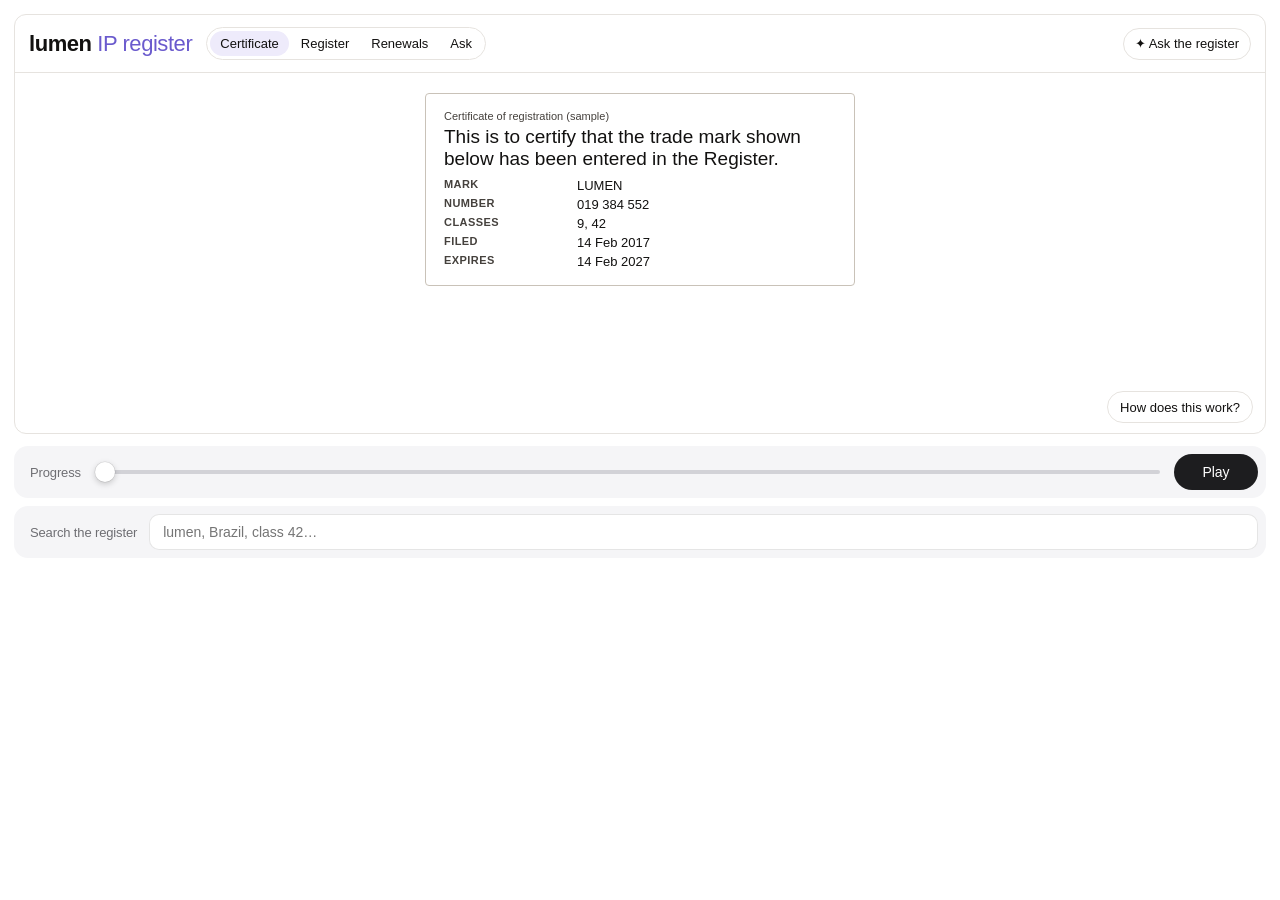
<file: demos/ip-register.html>
<!doctype html>
<html lang="en"><head><meta charset="utf-8"><meta name="viewport" content="width=device-width,initial-scale=1">
<title>IP register demo</title><meta name="robots" content="noindex">
<style>
:root{--border:#e6e4df;--text-secondary:#5f6064;--text-danger:#b42318;--surface-1:#f7f6f3;--border-stronger:#c9c7c2}
*{box-sizing:border-box}
html,body{margin:0;background:#fff;color:#16171a;font-family:-apple-system,BlinkMacSystemFont,"SF Pro Text","Helvetica Neue",Arial,sans-serif;-webkit-font-smoothing:antialiased}
body{padding:14px}
html *{font-style:normal !important}
button,input{font:inherit;color:inherit}
button{min-height:32px;padding:0 14px;border:1px solid var(--border);border-radius:999px;background:#fff;cursor:pointer}
button:hover{border-color:var(--border-stronger)}
input:not([type=range]){min-height:32px;padding:0 12px;border:1px solid var(--border);border-radius:999px;background:#fff}
.ctrl{display:flex;align-items:center;gap:10px;flex-wrap:wrap;margin-top:10px}
:focus-visible{outline:2px solid #2f6fed;outline-offset:2px}
</style><script>if(new URLSearchParams(location.search).has('embed'))document.documentElement.classList.add('embed')</script>
<style>
/* embed: shown inside a project tile on the home page. No player controls; the demo fills the frame */
html.embed,html.embed body{height:100%;background:transparent}
html.embed body{padding:0}
html.embed .ctrl{display:none}
html.embed .how,html.embed .how-panel{display:none!important}
html.embed #cc,html.embed #ip,html.embed #rt{height:100%;display:flex;flex-direction:column;border:0;border-radius:0}
html.embed #stage{flex:1;height:auto;min-height:0}
</style>
<style>
/* control bar: one quiet toolbar under the demo, in SF Pro, Apple-style */
.ctrl{font-family:-apple-system,BlinkMacSystemFont,"SF Pro Text","SF Pro Display","Helvetica Neue",Arial,sans-serif;display:flex;align-items:center;gap:12px;flex-wrap:wrap;margin-top:12px;padding:8px 8px 8px 16px;border-radius:14px;background:#f5f5f7;font-size:14px;letter-spacing:-.01em;color:#1d1d1f}
.ctrl+.ctrl{margin-top:8px}
.ctrl>span,.ctrl>label{font-size:13px!important;font-weight:500;color:#6e6e73!important;white-space:nowrap}
.ctrl button{font-family:inherit;min-height:36px;padding:0 18px;border-radius:999px;border:0;background:#fff;color:#1d1d1f;font-size:14px;font-weight:500;box-shadow:0 0 0 1px rgba(0,0,0,.08),0 1px 2px rgba(0,0,0,.06);cursor:pointer;transition:background .2s,transform .1s}
.ctrl button:hover{background:#fafafa}
.ctrl button:active{transform:scale(.97)}
.ctrl button#play{background:#1d1d1f;color:#fff;box-shadow:none;min-width:84px}
.ctrl button#play:hover{background:#3a3a3c}
.ctrl input:not([type=range]){font-family:inherit;min-height:36px;padding:0 14px;border:0;border-radius:10px;background:#fff;box-shadow:inset 0 0 0 1px rgba(0,0,0,.1);font-size:14px;color:#1d1d1f;outline:none}
.ctrl input:not([type=range]):focus{box-shadow:inset 0 0 0 2px #0071e3}
.ctrl input[type=range]{-webkit-appearance:none;appearance:none;height:28px;background:transparent;cursor:pointer;--p:0%}
.ctrl input[type=range]::-webkit-slider-runnable-track{height:4px;border-radius:2px;background:linear-gradient(to right,#1d1d1f var(--p),#d2d2d7 var(--p))}
.ctrl input[type=range]::-moz-range-track{height:4px;border-radius:2px;background:#d2d2d7}
.ctrl input[type=range]::-moz-range-progress{height:4px;border-radius:2px;background:#1d1d1f}
.ctrl input[type=range]::-webkit-slider-thumb{-webkit-appearance:none;width:20px;height:20px;margin-top:-8px;border-radius:50%;background:#fff;box-shadow:0 0 0 .5px rgba(0,0,0,.12),0 2px 6px rgba(0,0,0,.2)}
.ctrl input[type=range]::-moz-range-thumb{width:20px;height:20px;border:0;border-radius:50%;background:#fff;box-shadow:0 0 0 .5px rgba(0,0,0,.12),0 2px 6px rgba(0,0,0,.2)}
.ctrl input[type=range]:focus-visible{outline:2px solid #0071e3;outline-offset:2px;border-radius:6px}
@media (max-width:520px){.ctrl{padding:8px 10px}.ctrl input[type=range]{flex-basis:100%!important;order:3}}
/* phones and small cards: drop the Type and Classes columns so the table fits */
@media (max-width:520px){th:nth-child(2),td:nth-child(2),th:nth-child(5),td:nth-child(5){display:none}th,td{padding:5px 6px;font-size:11px}}
</style>
<script>
/* keep the slider's filled part in step, including when the demo moves it */
addEventListener('DOMContentLoaded',()=>{if(document.documentElement.classList.contains('embed'))return;const r=[...document.querySelectorAll('.ctrl input[type=range]')];const up=()=>r.forEach(x=>x.style.setProperty('--p',(x.value-x.min)/(x.max-x.min)*100+'%'));setInterval(up,80);up()});
</script>
<style>
/* house look: SF Pro everywhere and a plain white ground, with neutral greys
   instead of warm beige (overrides the per-demo palette above) */
*{font-family:-apple-system,BlinkMacSystemFont,"SF Pro Text","SF Pro Display","Helvetica Neue",Arial,sans-serif!important}
</style>
</head><body>
<style>
#ip{--coral:#6a5acd;--coral-s:#eeebfb;--ink:#121110;--muted:#45413d;--line:#e6e3df;--th:#f8f7f5;position:relative;background:#fff;color:var(--ink);border-radius:12px;border:1px solid var(--line);overflow:hidden;font-family:-apple-system,system-ui,"Helvetica Neue",Arial,sans-serif;font-size:13px}
.top{display:flex;align-items:center;gap:14px;padding:12px 14px;border-bottom:1px solid var(--line);flex-wrap:wrap}
.wm{font-size:22px;font-weight:700;letter-spacing:-.02em}.wm i{font-style:normal;font-weight:500;color:var(--coral)}
.tabs{display:flex;gap:2px;padding:3px;border:1px solid var(--line);border-radius:999px}
.tabs span{padding:5px 10px;border-radius:999px;cursor:pointer}.tabs span.on{background:var(--coral-s)}
.pill{border:1px solid var(--line);border-radius:999px;padding:5px 11px;background:#fff;cursor:pointer;font:inherit;color:var(--ink)}
.pill.c{background:var(--coral-s);border-color:#d9d4f5}
#stage{position:relative;height:360px;overflow:hidden}
.scene{position:absolute;inset:14px;transition:opacity .35s,transform .45s cubic-bezier(.2,.8,.2,1)}
.cert{max-width:430px;margin:6px auto 0;border:1.5px solid #c9c2b8;border-radius:4px;padding:16px 18px;background:#fff;font-family:Georgia,serif;position:relative}
.cert .f{display:grid;grid-template-columns:120px 1fr;gap:4px 10px;margin-top:8px;font-size:13px}
.cert .f b{font-family:-apple-system,system-ui,sans-serif;font-size:11px;color:var(--muted);font-weight:600;text-transform:uppercase;letter-spacing:.04em}
.fv{transition:background .3s,transform .5s cubic-bezier(.34,1.56,.64,1);border-radius:4px;padding:0 3px}
.seal{position:absolute;right:14px;top:12px;width:62px;height:62px;border-radius:50%;border:2px solid var(--coral);color:var(--coral);display:grid;place-items:center;text-align:center;font:600 9px/1.1 -apple-system,system-ui,sans-serif;transform:rotate(-12deg) scale(var(--s,0));transition:transform .45s cubic-bezier(.34,1.56,.64,1)}
.stats{display:grid;grid-template-columns:repeat(3,1fr);gap:8px}
.stat{border:1px solid var(--line);border-radius:12px;padding:8px 12px}.stat.on{border-color:var(--coral);background:#eeebfb}
.stat small{font-size:10px;letter-spacing:.08em;color:var(--muted);font-weight:600}.stat div{font-size:30px;font-weight:300;line-height:1.1}
table{width:100%;border-collapse:collapse;margin-top:8px}th{background:var(--th);text-align:left;font-size:11px;color:var(--muted);padding:6px 8px;border:1px solid var(--line)}
td{padding:6px 8px;border:1px solid var(--line)}td:first-child{font-weight:600}
tr.due td{background:#fff6f5}tr.new td{animation:land .5s cubic-bezier(.34,1.56,.64,1) both}
@keyframes land{from{opacity:0;transform:translateY(-10px)}}
.ask{border:1px solid var(--line);border-radius:12px;padding:10px 12px;margin-top:8px}
.bub{display:inline-block;background:var(--th);border-radius:12px;padding:7px 10px;margin-top:6px;max-width:92%}
.how{position:absolute;right:12px;bottom:10px;z-index:3;min-height:32px;padding:0 12px;border:1px solid var(--line);border-radius:999px;background:#fff;font:inherit;font-size:13px;color:var(--ink);cursor:pointer}
.how-panel{position:absolute;inset:60px 12px 12px;z-index:4;background:#fff;border:1px solid var(--line);border-radius:14px;padding:14px 16px;overflow:auto;animation:howIn .28s cubic-bezier(.2,.8,.2,1)}
@keyframes howIn{from{opacity:0;transform:translateY(8px) scale(.98)}}
.how-panel p{margin:6px 0 10px}.how-panel ol{margin:10px 0 0;padding-left:18px;line-height:1.55}
.flow{display:flex;flex-wrap:wrap;align-items:center;gap:6px;font-size:12px}
.flow span{border:1px solid var(--line);border-radius:999px;padding:3px 9px;background:var(--th)}.flow span.t{border-color:var(--coral);color:#3f3590}.flow i{font-style:normal;color:#a19c96}
.x{width:32px;height:32px;border:0;border-radius:50%;background:var(--th);font-size:18px;cursor:pointer}
</style>
<div id="ip">
 <div class="top">
  <div class="wm">lumen <i>IP register</i></div>
  <div class="tabs"><span data-tab="0">Certificate</span><span data-tab="1">Register</span><span data-tab="2">Renewals</span><span data-tab="3">Ask</span></div>
  <button class="pill" style="margin-left:auto" id="askbtn">✦ Ask the register</button>
 </div>
 <div id="stage">
  <div class="scene" id="s0">
   <div class="cert">
    <div class="seal" id="seal">REGISTERED<br>✓<br>EUIPO</div>
    <div style="font-size:11px;font-family:-apple-system,system-ui,sans-serif;color:var(--muted)">Certificate of registration (sample)</div>
    <div style="font-size:19px;margin-top:4px"><span class="strike">This is to certify that</span> the trade mark shown below <span class="strike">has been entered in the Register</span>.</div>
    <div class="f"><b>Mark</b><span class="fv">LUMEN</span><b>Number</b><span class="fv">019 384 552</span><b>Classes</b><span class="fv">9, 42</span><b>Filed</b><span class="fv">14 Feb 2017</span><b>Expires</b><span class="fv">14 Feb 2027</span></div>
   </div>
  </div>
  <div class="scene" id="s1">
   <div class="stats"><div class="stat on"><small>ROWS SHOWN</small><div id="nRows">0</div></div><div class="stat"><small>TRADEMARKS</small><div id="nTm">0</div></div><div class="stat"><small>DOMAINS</small><div id="nDom">0</div></div></div>
   <div style="display:flex;align-items:center;gap:6px;flex-wrap:wrap;margin-top:8px"><small style="font-size:10px;letter-spacing:.08em;color:var(--muted);font-weight:600">BY COUNTRY</small><span id="chips"></span></div>
   <div id="tbl"></div>
  </div>
  <div class="scene" id="s2">
   <div style="font-size:18px;font-weight:600">Renewals due in the next 12 months</div>
   <div style="color:var(--muted);margin-top:2px">Rows turn coral when a mark expires soon, so nobody misses a deadline.</div>
   <div id="tbl2"></div>
  </div>
  <div class="scene" id="s3">
   <div class="ask"><div style="font-weight:600">✦ Ask the register</div><div style="display:flex;gap:6px;flex-wrap:wrap;margin-top:8px" id="qs"></div><div id="chat"></div></div>
  </div>
 </div>
 <button class="how" id="howBtn" aria-expanded="false" aria-controls="how">How does this work?</button>
 <div class="how-panel" id="how" role="dialog" aria-label="How the IP register works" hidden>
  <div style="display:flex;justify-content:space-between;align-items:center"><b style="font-size:15px">How does this work?</b><button class="x" id="howX" aria-label="Close">×</button></div>
  <p>One place for every trademark and domain a brand owns, so renewals and gaps are never missed.</p>
  <div class="flow"><span>Registry exports</span><i>→</i><span>Clean-up script</span><i>→</i><span>Register</span><i>→</i><span class="t">Search and filters</span><span class="t">Renewal flags</span><span class="t">Ask the register</span></div>
  <ol>
   <li>Exports from trademark offices and the domain registrar are dropped in each week.</li>
   <li>A small script turns each file into the same set of fields: mark, country, status, classes and expiry.</li>
   <li>The register shows everything in one table you can search, filter by country and download as CSV.</li>
   <li>Anything expiring within a year is flagged so it can be renewed in time.</li>
   <li>"Ask the register" sends your question and the table to an AI model, which answers from the data only.</li>
  </ol>
 </div>
</div>
<div class="ctrl">
 <span style="font-size:14px;color:var(--text-secondary)">Progress</span>
 <input type="range" id="t" min="0" max="100" value="0" step="1" style="flex:1;min-width:140px" aria-label="Demo progress">
 <button id="play">Play</button>
</div>
<div class="ctrl">
 <label for="q" style="font-size:14px;color:var(--text-secondary)">Search the register</label>
 <input id="q" placeholder="lumen, Brazil, class 42…" style="flex:1;min-width:140px">
</div>
<script>
const $=id=>document.getElementById(id);
const R=[['LUMEN','Trademark','EU','Registered','9, 42','2027-02-14'],['LUMEN','Trademark','UK','Registered','9, 42','2027-03-02'],['LUMEN','Trademark','US','Registered','9','2031-06-11'],['LUMEN','Trademark','Brazil','Registered','42','2029-09-30'],['LUMEN AI','Trademark','India','Ready for examination','9, 42','—'],['LUMEN AI','Trademark','Switzerland','Registered','42','2026-12-20'],['ORBITA','Trademark','EU','Application under examination','35','—'],['ORBITA','Trademark','Benelux','Registration published','35','2034-01-08'],['lumen.ai','Domain','—','Active','—','2027-01-05'],['lumen-app.com','Domain','—','Active','—','2028-04-17'],['getlumen.eu','Domain','—','Active','—','2026-12-01'],['lumen.store','Domain','—','Parked','—','2027-08-22']];
const now=new Date('2026-11-14');const due=r=>r[5]!=='—'&&(new Date(r[5])-now)/864e5<365;
let country=null,shown=0;
function rows(list,cls){return `<table><thead><tr><th>Asset</th><th>Type</th><th>Country</th><th>Status</th><th>Classes</th><th>Expires</th></tr></thead><tbody>${list.map((r,i)=>`<tr class="${(cls&&due(r))?'due':''} ${i>=shown-1&&cls==='fill'?'new':''}">${r.map(c=>`<td>${c}</td>`).join('')}</tr>`).join('')}</tbody></table>`}
function filtered(){const q=$('q').value.trim().toLowerCase();return R.filter(r=>(!country||r[2]===country)&&(!q||r.join(' ').toLowerCase().includes(q.replace('class ',''))))}
function chips(){const c={};R.filter(r=>r[1]==='Trademark').forEach(r=>c[r[2]]=(c[r[2]]||0)+1);$('chips').innerHTML=Object.entries(c).map(([k,v])=>`<button class="pill ${country===k?'c':''}" data-c="${k}">${k} ${v}</button>`).join(' ')}
function counts(list){$('nRows').textContent=list.length;$('nTm').textContent=list.filter(r=>r[1]==='Trademark').length;$('nDom').textContent=list.filter(r=>r[1]==='Domain').length}
const QA=[['Which marks expire in the next year?',()=>{const d=R.filter(due);return `${d.length} assets: `+d.map(r=>`<b>${r[0]}</b> (${r[2]==='—'?'domain':r[2]}, ${new Date(r[5]).toLocaleDateString('en-GB',{day:'numeric',month:'short',year:'numeric'})})`).join(', ')+'. Earliest is getlumen.eu on 1 Dec 2026.'}],['Is LUMEN protected in the US?',()=>'Yes. LUMEN is registered in the US for class 9 until 11 Jun 2031. Class 42 is not covered there; you may want to file.'],['What is still pending?',()=>'2 applications: LUMEN AI in India (ready for examination) and ORBITA in the EU (under examination).']];
function ask(i){$('chat').innerHTML=`<div style="text-align:right"><span class="bub" style="background:var(--coral-s)">${QA[i][0]}</span></div><div><span class="bub" id="ans"></span></div>`;const a=QA[i][1]();let k=0;const el=$('ans');const iv=setInterval(()=>{k+=4;el.innerHTML=a.slice(0,k).replace(/<[^>]*$/,'');if(k>=a.length){el.innerHTML=a;clearInterval(iv)}},18)}
$('qs').innerHTML=QA.map((q,i)=>`<button class="pill" data-q="${i}">${q[0]}</button>`).join('');
$('qs').addEventListener('click',e=>{const b=e.target.closest('[data-q]');if(b)ask(+b.dataset.q)});
$('chips').addEventListener('click',e=>{const b=e.target.closest('[data-c]');if(!b)return;country=country===b.dataset.c?null:b.dataset.c;chips();draw()});
$('askbtn').addEventListener('click',()=>{$('t').value=92;render(92);ask(0)});
function draw(){const list=filtered().slice(0,Math.max(shown,0));$('tbl').innerHTML=rows(list,'fill');counts(filtered().slice(0,shown));$('tbl2').innerHTML=rows(R.filter(due),'due')}
function render(v){const t=v/100,sc=t<.25?0:t<.55?1:t<.78?2:3;
 document.querySelectorAll('.scene').forEach((s,i)=>{s.style.opacity=i===sc?1:0;s.style.transform=i===sc?'none':`translateY(${i<sc?-14:14}px)`;s.style.pointerEvents=i===sc?'auto':'none'});
 document.querySelectorAll('[data-tab]').forEach(s=>s.classList.toggle('on',+s.dataset.tab===sc));
 const a=Math.min(1,t/.22);document.querySelectorAll('.strike').forEach(s=>{s.style.textDecoration=a>.25?'line-through':'none';s.style.textDecorationColor='#6a5acd';s.style.opacity=a>.5?.35:1});
 document.querySelectorAll('.fv').forEach((f,i)=>{const on=a>.35+i*.1;f.style.background=on?'#eeebfb':'transparent';f.style.transform=on?'translateX(4px)':'none'});
 $('seal').style.setProperty('--s',a>.85?1:0);
 const n=Math.round(Math.max(0,Math.min(1,(t-.25)/.25))*R.length);if(n!==shown){shown=n;draw()}
 if(sc===3&&!$('chat').innerHTML)ask(0)}
$('q').addEventListener('input',()=>{if(shown<R.length){shown=R.length;$('t').value=50;render(50)}draw()});
document.querySelectorAll('[data-tab]').forEach(s=>s.addEventListener('click',()=>{$('t').value=[12,50,66,92][+s.dataset.tab];render(+$('t').value)}));
$('t').addEventListener('input',()=>render(+$('t').value));
const howBtn=$('howBtn'),how=$('how');
function setHow(o){how.hidden=!o;howBtn.setAttribute('aria-expanded',String(o));howBtn.textContent=o?'Back to the demo':'How does this work?';if(o)$('howX').focus();else howBtn.focus()}
howBtn.addEventListener('click',()=>setHow(how.hidden));$('howX').addEventListener('click',()=>setHow(false));
document.addEventListener('keydown',e=>{if(e.key==='Escape'&&!how.hidden)setHow(false)});
let timer=null;$('play').addEventListener('click',e=>{if(timer){clearInterval(timer);timer=null;e.target.textContent='Play';return}if(+$('t').value>=100)$('t').value=0;e.target.textContent='Pause';timer=setInterval(()=>{$('t').value=+$('t').value+1;render(+$('t').value);if(+$('t').value>=100){clearInterval(timer);timer=null;e.target.textContent='Play'}},90)});
chips();render(0);
</script>

<script>
addEventListener('message',e=>{if(e.origin!==location.origin)return;const p=document.getElementById('play');const d=e.data||{};
 if(d.demo==='play'&&p&&!/pause/i.test(p.textContent))p.click();
 if(d.demo==='seek'){const r=document.getElementById('t');if(r&&+r.value!==d.v){if(p&&/pause/i.test(p.textContent))p.click();r.value=d.v;r.dispatchEvent(new Event('input'))}}
 if(d.demo==='pause'&&p&&/pause/i.test(p.textContent))p.click();});
</script>
</body></html>
</file>
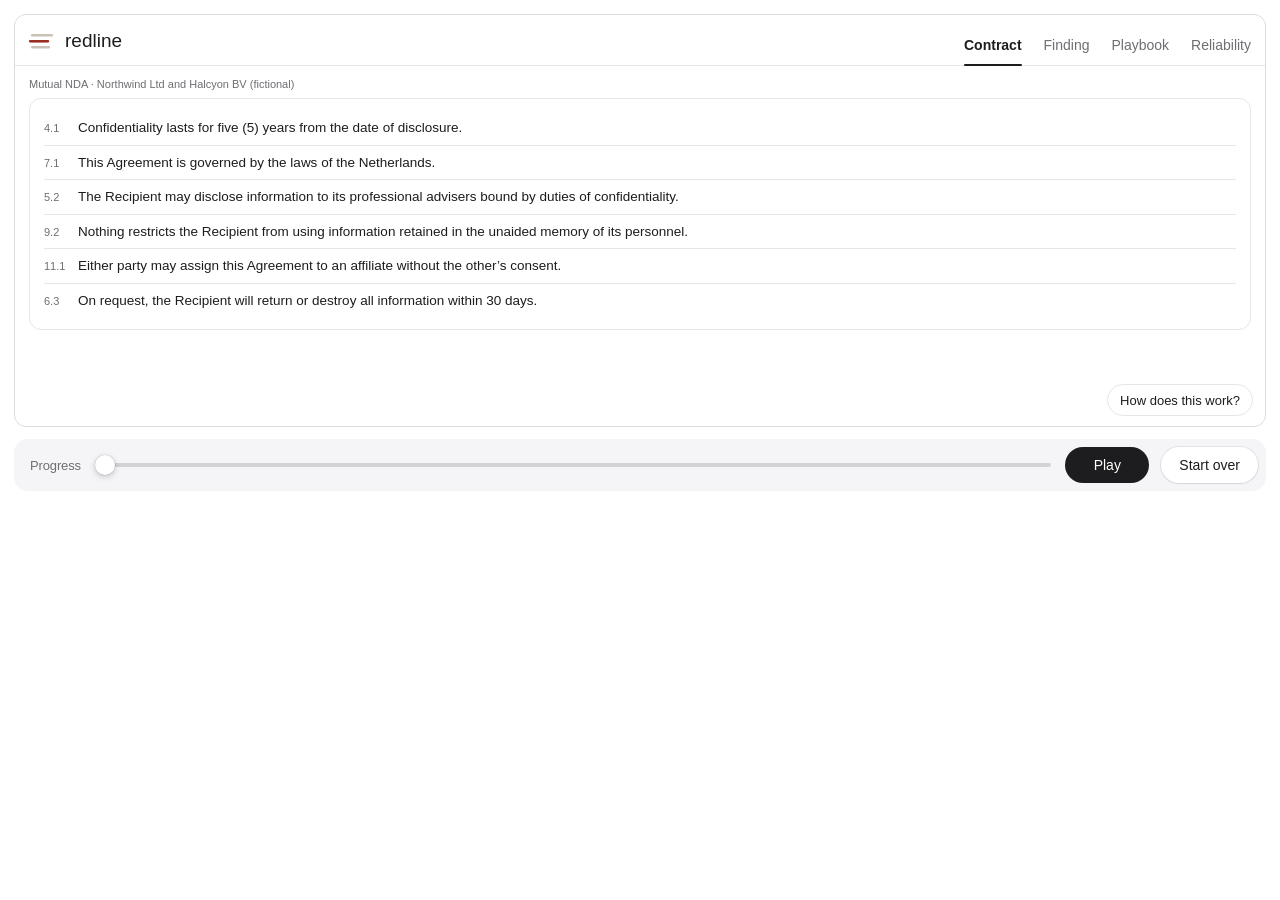
<file: demos/redline.html>
<!doctype html>
<html lang="en"><head><meta charset="utf-8"><meta name="viewport" content="width=device-width,initial-scale=1">
<title>Redline demo</title><meta name="robots" content="noindex">
<style>
:root{--border:#e8e1d9;--border-stronger:#c9c0b6}
*{box-sizing:border-box}
html,body{margin:0;background:#fff;color:#1a1715;font-family:-apple-system,BlinkMacSystemFont,"SF Pro Text","Helvetica Neue",Arial,sans-serif;-webkit-font-smoothing:antialiased}
body{padding:14px}
html *{font-style:normal !important}
button,input{font:inherit;color:inherit}
:focus-visible{outline:2px solid #9b2c24;outline-offset:2px}
</style><script>if(new URLSearchParams(location.search).has('embed'))document.documentElement.classList.add('embed')</script>
<style>
/* embed: shown inside a project tile on the home page. No player controls; the demo fills the frame */
html.embed,html.embed body{height:100%;background:transparent}
html.embed body{padding:0}
html.embed .ctrl{display:none}
html.embed .how,html.embed .how-panel{display:none!important}
html.embed #rl{height:100%;display:flex;flex-direction:column;border:0;border-radius:0}
html.embed #stage{flex:1;height:auto;min-height:0}
</style>
<style>
/* control bar: the same quiet toolbar as the other demos */
.ctrl{font-family:-apple-system,BlinkMacSystemFont,"SF Pro Text","SF Pro Display","Helvetica Neue",Arial,sans-serif;display:flex;align-items:center;gap:12px;flex-wrap:wrap;margin-top:12px;padding:8px 8px 8px 16px;border-radius:14px;background:#f5f5f7;font-size:14px;letter-spacing:-.01em;color:#1d1d1f}
.ctrl>span{font-size:13px;font-weight:500;color:#6e6e73;white-space:nowrap}
.ctrl button{font-family:inherit;min-height:36px;padding:0 18px;border-radius:999px;border:0;background:#fff;color:#1d1d1f;font-size:14px;font-weight:500;box-shadow:0 0 0 1px rgba(0,0,0,.08),0 1px 2px rgba(0,0,0,.06);cursor:pointer;transition:background .2s,transform .1s}
.ctrl button:hover{background:#fafafa}
.ctrl button:active{transform:scale(.97)}
.ctrl button#play{background:#1d1d1f;color:#fff;box-shadow:none;min-width:84px}
.ctrl button#play:hover{background:#3a3a3c}
.ctrl input[type=range]{-webkit-appearance:none;appearance:none;height:28px;background:transparent;cursor:pointer;--p:0%}
.ctrl input[type=range]::-webkit-slider-runnable-track{height:4px;border-radius:2px;background:linear-gradient(to right,#1d1d1f var(--p),#d2d2d7 var(--p))}
.ctrl input[type=range]::-moz-range-track{height:4px;border-radius:2px;background:#d2d2d7}
.ctrl input[type=range]::-moz-range-progress{height:4px;border-radius:2px;background:#1d1d1f}
.ctrl input[type=range]::-webkit-slider-thumb{-webkit-appearance:none;width:20px;height:20px;margin-top:-8px;border-radius:50%;background:#fff;box-shadow:0 0 0 .5px rgba(0,0,0,.12),0 2px 6px rgba(0,0,0,.2)}
.ctrl input[type=range]::-moz-range-thumb{width:20px;height:20px;border:0;border-radius:50%;background:#fff;box-shadow:0 0 0 .5px rgba(0,0,0,.12),0 2px 6px rgba(0,0,0,.2)}
@media (max-width:520px){.ctrl{padding:8px 10px}.ctrl input[type=range]{flex-basis:100%!important;order:3}}
</style>
<script>
/* keep the slider's filled part in step, including when the demo moves it */
addEventListener('DOMContentLoaded',()=>{if(document.documentElement.classList.contains('embed'))return;const r=[...document.querySelectorAll('.ctrl input[type=range]')];const up=()=>r.forEach(x=>x.style.setProperty('--p',(x.value-x.min)/(x.max-x.min)*100+'%'));setInterval(up,80);up()});
</script>
<style>
/* house look: SF Pro everywhere and a plain white ground, with neutral greys
   instead of warm beige (overrides the per-demo palette above) */
*{font-family:-apple-system,BlinkMacSystemFont,"SF Pro Text","SF Pro Display","Helvetica Neue",Arial,sans-serif!important}
</style>
</head><body>
<style>
#rl{--bg:#fff;--panel:#fff;--ink:#1d1d1f;--sub:#6e6e73;--line:#e5e5ea;--R:#9B2C24;--Rs:#F6E3DF;--G:#3D7A57;--Gs:#E3F0E8;--A:#A86B12;--As:#F7ECD8;--serif:-apple-system,BlinkMacSystemFont,"SF Pro Text","SF Pro Display","Helvetica Neue",Arial,sans-serif;--mono:-apple-system,BlinkMacSystemFont,"SF Pro Text","SF Pro Display","Helvetica Neue",Arial,sans-serif;
 position:relative;background:var(--bg);color:var(--ink);border-radius:12px;border:0.5px solid #ddd;overflow:hidden;font-size:13px}
.top{display:flex;align-items:center;gap:10px;padding:10px 14px 0;flex-wrap:wrap;border-bottom:1px solid var(--line)}
.tabs{position:relative;display:flex;gap:22px;margin-left:auto}
.tabs button{height:40px;padding:0;border:0;background:none;font-size:14px;color:var(--sub);cursor:pointer;transition:color .2s}
.tabs button:hover{color:var(--ink)}
.tabs button[aria-selected="true"]{color:var(--ink);font-weight:600}
.ind{position:absolute;bottom:-1px;left:0;height:2px;background:var(--ink);border-radius:2px;transition:transform .32s cubic-bezier(.2,.8,.2,1),width .32s cubic-bezier(.2,.8,.2,1)}
@media (pointer:coarse){.tabs button{height:44px}}
.mono{font-family:var(--mono)}
#stage{position:relative;height:360px;overflow:hidden}
.scene{position:absolute;inset:12px 14px;overflow:hidden;transition:opacity .3s,transform .35s cubic-bezier(.2,.8,.2,1)}
.panel{background:var(--panel);border:1px solid var(--line);border-radius:12px;padding:12px 14px}
.cl{display:flex;align-items:baseline;gap:10px;padding:7px 0;border-top:1px solid var(--line)}
.cl:first-child{border-top:0}
.cl .no{font-family:var(--mono);font-size:11px;color:var(--sub);width:24px;flex:none}
.cl .tx{flex:1;font-family:var(--serif);font-size:13.5px;line-height:1.45}
.chip{flex:none;font-size:11px;font-weight:600;border-radius:999px;padding:2px 8px;opacity:0;transform:translateY(3px);transition:opacity .25s,transform .25s}
.chip.on{opacity:1;transform:none}
.ok{background:var(--Gs);color:var(--G)}.dev{background:var(--Rs);color:var(--R)}.rev{background:var(--As);color:var(--A)}
.reveal{opacity:0;transform:translateY(4px);transition:opacity .3s,transform .3s}
.reveal.on{opacity:1;transform:none}
mark{background:var(--Rs);color:inherit;border-radius:3px;padding:0 2px;transition:background .3s}
del{color:var(--R);text-decoration-thickness:2px}
ins{background:var(--Gs);color:var(--G);text-decoration:none;border-radius:3px;padding:0 2px}
.lab{font-size:11px;font-weight:600;color:var(--sub);letter-spacing:.02em;margin:0 0 3px}
.act{display:flex;gap:6px;margin-top:10px}
.act button{min-height:30px;padding:0 12px;border-radius:999px;border:1px solid var(--line);background:#fff;font-size:12px;cursor:pointer}
.act button.pri{background:var(--ink);color:#fff;border-color:var(--ink)}
.done{font-size:12px;color:var(--G);font-weight:600}
table{width:100%;border-collapse:collapse;font-size:12.5px}
th{font-size:11px;text-align:left;color:var(--sub);font-weight:600;padding:0 8px 6px 0}
td{padding:6px 8px 6px 0;border-top:1px solid var(--line);vertical-align:top}
tr.hit td{background:var(--Rs)}
.grid{display:grid;grid-template-columns:auto repeat(3,1fr);gap:4px;font-size:11.5px}
.grid div{border-radius:6px;padding:6px 4px;text-align:center}
.grid .h{color:var(--sub);font-weight:600;background:none;padding:2px}
.grid .m{background:var(--Gs);color:var(--G);font-weight:700;font-size:14px}
.grid .x{background:#f2f2f4;color:var(--sub);font-size:14px}
.grid .x.bad{background:var(--Rs);color:var(--R);font-weight:700}
.score b{font-family:var(--serif);font-size:30px;font-weight:600;display:block;line-height:1}
.miss{font-size:12px;line-height:1.45;padding:6px 0;border-top:1px solid var(--line)}
.how{position:absolute;right:12px;bottom:10px;z-index:3;min-height:32px;padding:0 12px;border:1px solid var(--line);border-radius:999px;background:#fff;font-size:13px;color:var(--ink);cursor:pointer}
@media (pointer:coarse){.how{min-height:44px}}
.how-panel{position:absolute;inset:56px 12px 12px;z-index:4;background:#fff;border:1px solid var(--line);border-radius:14px;padding:14px 16px;overflow:auto;box-shadow:0 18px 40px -20px rgba(0,0,0,.35)}
.how-panel p{margin:6px 0 10px;color:#3c3836}
.how-panel ol{margin:10px 0 0;padding-left:18px;line-height:1.55;color:#3c3836}
.flow{display:flex;flex-wrap:wrap;align-items:center;gap:6px;font-size:12px}
.flow span{border:1px solid var(--line);border-radius:999px;padding:3px 9px;background:var(--bg)}
.flow span.t{border-color:var(--R);color:var(--R)}.flow i{color:#9A918A}
.xb{width:32px;height:32px;border:0;border-radius:50%;background:var(--bg);font-size:18px;cursor:pointer}
@media (max-width:560px){.two{grid-template-columns:1fr!important}.hide-s{display:none}}
@media (prefers-reduced-motion:reduce){.ind,.scene,.chip,.reveal{transition:none}}
</style>
<style>/* phones: tabs fit on one row, clause chips drop under the text */
@media (max-width:520px){.top{gap:4px 10px}.tabs{margin-left:0;width:100%;gap:12px}.tabs button{font-size:13px}html:not(.embed) body{padding:6px}.cl{flex-wrap:wrap;row-gap:4px}.cl .tx{flex:1 1 calc(100% - 34px)}.cl .chip{margin-left:34px}}
</style>
<div id="rl">
 <div class="top">
  <svg width="26" height="22" viewBox="0 0 26 22" aria-hidden="true" style="margin-bottom:8px"><rect x="2" y="4" width="22" height="2.4" rx="1.2" fill="#C9C0B6"/><rect x="2" y="10" width="16" height="2.4" rx="1.2" fill="#C9C0B6"/><rect x="2" y="16" width="19" height="2.4" rx="1.2" fill="#C9C0B6"/><path d="M1 11.2 L19 11.2" stroke="#9B2C24" stroke-width="2.4" stroke-linecap="round"/></svg>
  <span style="font-size:19px;font-weight:500;margin-bottom:8px">redline</span>
  <div class="tabs" role="tablist" aria-label="View" id="tabs">
   <button role="tab" aria-selected="true" data-s="0">Contract</button><button role="tab" aria-selected="false" data-s="1" tabindex="-1">Finding</button><button role="tab" aria-selected="false" data-s="2" tabindex="-1">Playbook</button><button role="tab" aria-selected="false" data-s="3" tabindex="-1">Reliability</button>
   <span class="ind" id="ind"></span>
  </div>
 </div>
 <div id="stage">
  <div class="scene" id="s0" role="tabpanel">
   <div class="mono" style="font-size:11px;color:var(--sub)">Mutual NDA · Northwind Ltd and Halcyon BV (fictional)</div>
   <div class="panel" style="margin-top:8px" id="clauses"></div>
   <div class="reveal" id="sum" style="margin-top:8px;font-size:12px;color:var(--sub)">6 clauses checked · <b style="color:var(--G)">3 aligned</b> · <b style="color:var(--R)">2 deviations</b> · <b style="color:var(--A)">1 for a lawyer</b></div>
  </div>
  <div class="scene" id="s1" role="tabpanel">
   <div class="mono" style="font-size:11px;color:var(--sub)">Clause 9.2 · Residuals · <span style="color:var(--R)">Deviation</span></div>
   <div class="two" style="display:grid;grid-template-columns:1.25fr 1fr;gap:10px;margin-top:8px">
    <div class="panel">
     <p class="lab">In the contract</p>
     <p style="font-family:var(--serif);font-size:14px;line-height:1.55;margin:0">Nothing in this Agreement restricts the Recipient from using <span id="q">information retained in the unaided memory of its personnel</span>, including ideas and know-how.</p>
     <div class="reveal" id="fix" style="margin-top:10px;padding-top:10px;border-top:1px solid var(--line)">
      <p class="lab">Suggested redline</p>
      <p style="font-family:var(--serif);font-size:13.5px;line-height:1.55;margin:0"><del>Nothing in this Agreement restricts the Recipient from using information retained in memory.</del> <ins>Nothing in this Agreement grants the Recipient any right to use Confidential Information, whether or not it is retained in memory.</ins></p>
      <div class="act" id="act"><button class="pri" data-a="Accepted">Accept</button><button data-a="Sent back for editing">Edit</button><button data-a="Kept as drafted">Reject</button></div>
     </div>
    </div>
    <div style="display:flex;flex-direction:column;gap:8px">
     <div class="panel reveal" id="rule"><p class="lab">Playbook rule</p><div>No residuals clause. Confidential information stays protected even if someone remembers it.</div></div>
     <div class="panel reveal" id="why"><p class="lab">Why it was flagged</p><div>This clause lets the other side use anything its staff remember, which empties the confidentiality duty.</div></div>
    </div>
   </div>
  </div>
  <div class="scene" id="s2" role="tabpanel">
   <div style="display:flex;justify-content:space-between;align-items:baseline;gap:8px"><div style="font-family:var(--serif);font-weight:600;font-size:18px">NDA playbook</div><div class="mono" style="font-size:11px;color:var(--sub)">v3 · edited by the legal team</div></div>
   <div class="panel" style="margin-top:8px"><table><thead><tr><th>Topic</th><th>Our position</th><th class="hide-s">Fallback</th></tr></thead><tbody id="rules"></tbody></table></div>
  </div>
  <div class="scene" id="s3" role="tabpanel">
   <div style="display:flex;justify-content:space-between;align-items:baseline;gap:8px;flex-wrap:wrap"><div style="font-family:var(--serif);font-weight:600;font-size:18px">Reliability</div><div class="mono" style="font-size:11px;color:var(--sub)">24 clauses labelled by a lawyer · checked live</div></div>
   <div class="two" style="display:grid;grid-template-columns:1fr 1fr;gap:10px;margin-top:8px">
    <div class="panel">
     <div class="score"><b id="score">0 of 24</b><span style="font-size:12px;color:var(--sub)">answers match the lawyer’s</span></div>
     <div class="grid" style="margin-top:10px" id="grid"></div>
     <div style="font-size:11px;color:var(--sub);margin-top:6px">Rows: the lawyer’s answer · columns: Redline’s</div>
    </div>
    <div class="panel">
     <p class="lab">Where they disagree</p>
     <div id="misses"></div>
     <div class="reveal" id="caveat" style="font-size:11.5px;color:var(--sub);margin-top:8px">Runs live on every load. 24 examples prove little; the point is to see where rules break.</div>
    </div>
   </div>
  </div>
 </div>
 <button class="how" id="howBtn" aria-expanded="false" aria-controls="how">How does this work?</button>
 <div class="how-panel" id="how" role="dialog" aria-label="How Redline works" hidden>
  <div style="display:flex;justify-content:space-between;align-items:center"><b style="font-size:15px">How does this work?</b><button class="xb" id="howX" aria-label="Close">×</button></div>
  <p>Redline reads a contract against the team’s playbook and sorts every clause into three piles, so the lawyer starts with what matters. The animation is scripted, but the reliability check is real: simple playbook rules run in your browser, with no AI model.</p>
  <div class="flow"><span>Contract</span><i>→</i><span>Clause splitter</span><i>→</i><span>Playbook rules</span><i>→</i><span>Findings</span><i>→</i><span class="t">Lawyer review</span></div>
  <ol>
   <li>The contract is split into numbered clauses, each kept with its exact wording.</li>
   <li>Each clause is matched to a playbook rule and marked aligned, a deviation, or for a lawyer.</li>
   <li>Deviations get suggested wording from the playbook’s fallback positions.</li>
   <li>The reliability tab really runs the rule checker on 24 clauses a lawyer has labelled, and shows every case where the two disagree.</li>
  </ol>
 </div>
</div>
<div class="ctrl">
 <span>Progress</span>
 <input type="range" id="t" min="0" max="100" value="0" step="1" style="flex:1;min-width:160px" aria-label="Demo progress">
 <button id="play">Play</button>
 <button id="reset">Start over</button>
</div>
<script>
const $=id=>document.getElementById(id);
const CL=[
 ['4.1','Confidentiality lasts for five (5) years from the date of disclosure.','dev','Deviation'],
 ['7.1','This Agreement is governed by the laws of the Netherlands.','ok','Aligned'],
 ['5.2','The Recipient may disclose information to its professional advisers bound by duties of confidentiality.','ok','Aligned'],
 ['9.2','Nothing restricts the Recipient from using information retained in the unaided memory of its personnel.','dev','Deviation'],
 ['11.1','Either party may assign this Agreement to an affiliate without the other’s consent.','rev','Lawyer review'],
 ['6.3','On request, the Recipient will return or destroy all information within 30 days.','ok','Aligned']];
$('clauses').innerHTML=CL.map(([n,t,c,l],i)=>`<div class="cl"><span class="no">${n}</span><span class="tx">${t}</span><span class="chip ${c}" id="c${i}">${l}</span></div>`).join('');
const RU=[['Term','At most 3 years','5 years for trade secrets only',0],['Governing law','Netherlands or England','Ireland',0],['Advisers','Allowed if bound by confidentiality','—',0],['Residuals','Not accepted','None',1],['Assignment','Only with consent','Affiliates, with notice',0],['Return or deletion','Within 30 days','One archive copy may be kept',0]];
$('rules').innerHTML=RU.map(([a,b,c,h],i)=>`<tr id="r${i}" class="reveal"><td><b>${a}</b></td><td>${b}</td><td class="hide-s" style="color:var(--sub)">${c}</td></tr>`).join('');
// The checker: one plain rule per playbook topic. It is deliberately simple,
// so the reliability tab can show honestly where rules like these break.
const WORDS={one:1,two:2,three:3,four:4,five:5,six:6,seven:7,eight:8,nine:9,ten:10,eleven:11,twelve:12,fourteen:14,fifteen:15,eighteen:18,twenty:20,thirty:30,forty:40,fifty:50,sixty:60,ninety:90};
const num=w=>/^\d+$/.test(w)?+w:w.split('-').reduce((a,x)=>a+(WORDS[x]||0),0);
const DUR=/\b(\d+|[a-z]+(?:-[a-z]+)?)\s*(?:\(\d+\)\s*)?(years?|months?|days?)\b/i;
function dur(t){const m=t.match(DUR);if(!m)return null;const n=num(m[1].toLowerCase());if(!n)return null;const u=m[2].toLowerCase();return u.startsWith('y')?n*12:u.startsWith('m')?n:n/30}
function check(raw){const t=raw.toLowerCase();
 if(/unaided memory|residual|retained in memory/.test(t))return['Deviation','Residuals rule: residuals are not accepted.'];
 if(/govern/.test(t)){if(/netherlands|england/.test(t))return['Aligned','Governing law rule: Netherlands or England.'];if(/ireland|irish/.test(t))return['Review','Governing law rule: Ireland is only a fallback.'];return['Deviation','Governing law rule: not a listed law.']}
 if(/assign/.test(t)){if(/(neither|not|no)\b.*consent/.test(t))return['Aligned','Assignment rule: only with consent.'];if(/affiliate/.test(t))return['Review','Assignment rule: affiliates are a fallback.'];return['Deviation','Assignment rule: assignment without consent.']}
 if(/archive copy/.test(t))return['Review','Return rule: one archive copy is a fallback.'];
 if(/return|destroy|delete/.test(t)){const d=dur(t);return d!==null&&d<=1?['Aligned','Return rule: within 30 days.']:['Deviation','Return rule: longer than 30 days.']}
 if(/advis|lawyers|accountants/.test(t))return /bound by|confidentiality obligations|duties of confidentiality/.test(t)?['Aligned','Advisers rule: bound by confidentiality.']:['Review','Advisers rule: no duty of confidentiality stated.'];
 if(/indefinitely|perpetual/.test(t))return['Deviation','Term rule: no end date.'];
 const d=dur(t);if(d!==null){if(d<=36)return['Aligned','Term rule: at most 3 years.'];if(d<=60&&/trade secret/.test(t))return['Review','Term rule: 5 years for trade secrets is a fallback.'];return['Deviation','Term rule: longer than 3 years.']}
 return['Review','No playbook rule matched, so it goes to a lawyer.']}
// 24 fictional clauses, each with the answer a lawyer gave under the playbook
const TEST=[
 ['Confidentiality obligations last three (3) years from disclosure.','Aligned'],
 ['The obligations survive for two years after termination.','Aligned'],
 ['Confidentiality lasts for thirty-six months from the Effective Date.','Aligned'],
 ['Obligations continue for five years, but only for information that is a trade secret.','Review'],
 ['Confidentiality lasts for seven years from disclosure.','Deviation'],
 ['The obligations of confidentiality shall continue indefinitely.','Deviation'],
 ['This Agreement is governed by the laws of England and Wales.','Aligned'],
 ['Dutch law governs this Agreement.','Aligned'],
 ['This Agreement is governed by Irish law.','Review'],
 ['The laws of the State of New York govern this Agreement.','Deviation'],
 ['The Recipient may share information with its lawyers and accountants who are bound by confidentiality obligations.','Aligned'],
 ['The Recipient may disclose information to its professional advisers.','Review'],
 ['Information may be shared with financing sources and potential investors.','Deviation'],
 ['Nothing restricts the Recipient from using information retained in the unaided memory of its personnel.','Deviation'],
 ['Each party may freely use the general skills and experience its staff gain under this Agreement.','Review'],
 ['Residual knowledge may be used by the Recipient for any purpose.','Deviation'],
 ['Neither party may assign this Agreement without the other party’s prior written consent.','Aligned'],
 ['Either party may assign this Agreement to an affiliate on written notice.','Review'],
 ['Either party may assign this Agreement to a group company without consent.','Review'],
 ['Either party may assign this Agreement to any third party without consent.','Deviation'],
 ['On request, the Recipient will return or destroy all information within 30 days.','Aligned'],
 ['The Recipient will delete all information within fourteen days of termination.','Aligned'],
 ['The Recipient will return all information within 90 days.','Deviation'],
 ['The Recipient may keep one archive copy for legal and compliance purposes.','Review']];
const L=['Aligned','Deviation','Review'];
const M=L.map(()=>L.map(()=>0));const MISS=[];
TEST.forEach(([text,want])=>{const [got,why]=check(text);M[L.indexOf(want)][L.indexOf(got)]++;if(got!==want)MISS.push([`“${text}”`,`<span style="color:var(--sub)">Redline: ${got.toLowerCase()} · lawyer: ${want.toLowerCase()}</span>`])});
const HITS=TEST.length-MISS.length;
$('misses').innerHTML=MISS.map(([a,b],i)=>`<div class="miss reveal" id="m${i}"><b>${a}</b> ${b}</div>`).join('');
function grid(k){let h='<div class="h"></div>'+L.map(x=>`<div class="h">${x}</div>`).join('');M.forEach((row,i)=>{h+=`<div class="h" style="text-align:right">${L[i]}</div>`+row.map((n,j)=>`<div class="${i===j?'m':'x'+(n&&i!==j?' bad':'')}">${Math.round(n*k)}</div>`).join('')});$('grid').innerHTML=h}
const on=(id,v)=>$(id).classList.toggle('on',v);
let sc=-1;
function moveInd(){const b=document.querySelector(`#tabs button[data-s="${sc}"]`);if(!b)return;$('ind').style.width=b.offsetWidth+'px';$('ind').style.transform=`translateX(${b.offsetLeft}px)`}
function show(n){if(n===sc)return;sc=n;document.querySelectorAll('.scene').forEach((s,i)=>{s.style.opacity=i===n?1:0;s.style.transform=i===n?'none':`translateY(${i<n?-10:10}px)`;s.style.pointerEvents=i===n?'auto':'none';s.setAttribute('aria-hidden',String(i!==n))});
 document.querySelectorAll('#tabs button').forEach(b=>{const o=+b.dataset.s===n;b.setAttribute('aria-selected',String(o));b.tabIndex=o?0:-1});moveInd()}
let decided='';
function render(v){const t=v/100;show(t<.25?0:t<.5?1:t<.75?2:3);
 const a=Math.min(1,t/.22);CL.forEach((_,i)=>on('c'+i,a>(i+1)/7.2));on('sum',a>.95);
 const b=Math.max(0,Math.min(1,(t-.25)/.22));const q=$('q');q.style.background=b>.12?'var(--Rs)':'transparent';q.style.borderRadius='3px';on('rule',b>.3);on('why',b>.5);on('fix',b>.7);
 if(!decided){$('act').querySelectorAll('button').forEach(x=>x.style.outline=b>.92&&x.classList.contains('pri')?'3px solid var(--Gs)':'')}
 const c=Math.max(0,Math.min(1,(t-.5)/.22));RU.forEach((r,i)=>{on('r'+i,c>i/7);$('r'+i).classList.toggle('hit',!!r[3]&&c>.85)});
 const d=Math.max(0,Math.min(1,(t-.75)/.2));grid(d);const ok=Math.round(HITS*d);$('score').textContent=`${ok} of ${TEST.length}`;MISS.forEach((_,i)=>on('m'+i,d>.45+i*(.4/Math.max(1,MISS.length))));on('caveat',d>.95)}
$('act').addEventListener('click',e=>{const x=e.target.closest('button');if(!x)return;decided=x.dataset.a;$('act').innerHTML=`<span class="done">✓ ${decided} by the reviewer</span> <button data-undo>Undo</button>`});
$('act').addEventListener('click',e=>{if(!e.target.closest('[data-undo]'))return;decided='';$('act').innerHTML='<button class="pri" data-a="Accepted">Accept</button><button data-a="Sent back for editing">Edit</button><button data-a="Kept as drafted">Reject</button>'},true);
const at=[23,48,73,98];
document.querySelectorAll('#tabs button').forEach(b=>b.addEventListener('click',()=>{$('t').value=at[+b.dataset.s];render(+$('t').value)}));
$('tabs').addEventListener('keydown',e=>{const k={ArrowRight:1,ArrowLeft:-1}[e.key];if(!k)return;e.preventDefault();const n=(sc+k+4)%4;$('t').value=at[n];render(at[n]);document.querySelector(`#tabs button[data-s="${n}"]`).focus()});
$('t').addEventListener('input',()=>render(+$('t').value));
addEventListener('resize',moveInd);document.fonts&&document.fonts.ready.then(moveInd);
let timer=null;$('play').addEventListener('click',e=>{if(timer){clearInterval(timer);timer=null;e.target.textContent='Play';return}if(+$('t').value>=100)$('t').value=0;e.target.textContent='Pause';timer=setInterval(()=>{$('t').value=+$('t').value+1;render(+$('t').value);if(+$('t').value>=100){clearInterval(timer);timer=null;e.target.textContent='Play'}},90)});
$('reset').addEventListener('click',()=>{if(timer)$('play').click();decided='';$('act').innerHTML='<button class="pri" data-a="Accepted">Accept</button><button data-a="Sent back for editing">Edit</button><button data-a="Kept as drafted">Reject</button>';$('t').value=0;render(0)});
const howBtn=$('howBtn'),how=$('how');
function setHow(o){how.hidden=!o;howBtn.setAttribute('aria-expanded',String(o));howBtn.textContent=o?'Back to the demo':'How does this work?';if(o)$('howX').focus();else howBtn.focus()}
howBtn.addEventListener('click',()=>setHow(how.hidden));$('howX').addEventListener('click',()=>setHow(false));
document.addEventListener('keydown',e=>{if(e.key==='Escape'&&!how.hidden)setHow(false)});
render(0);
</script>
</body></html>
</file>
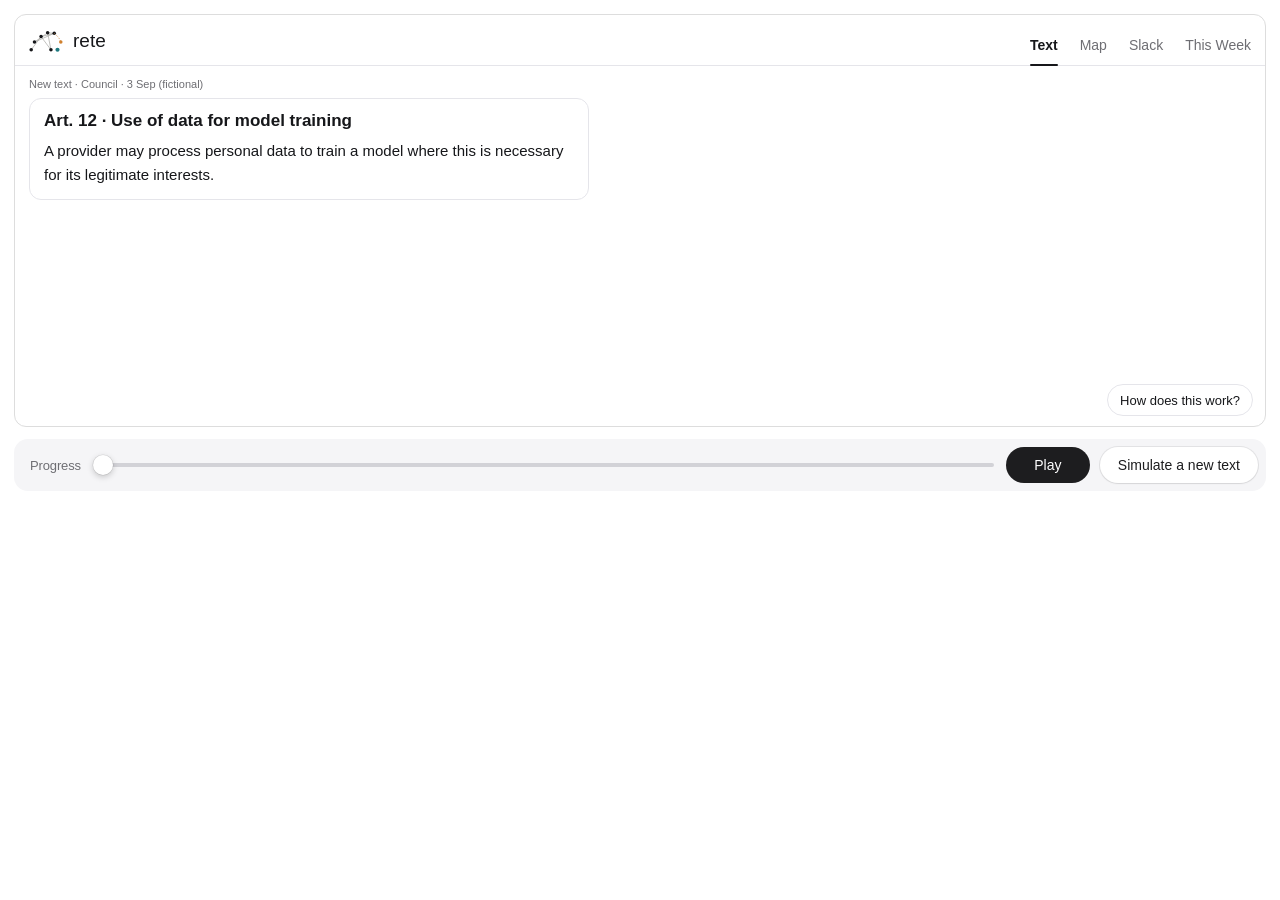
<file: demos/rete.html>
<!doctype html>
<html lang="en"><head><meta charset="utf-8"><meta name="viewport" content="width=device-width,initial-scale=1">
<title>Rete demo</title><meta name="robots" content="noindex">
<style>
:root{--border:#e6e4df;--text-secondary:#5f6064;--text-danger:#b42318;--surface-1:#f7f6f3;--border-stronger:#c9c7c2}
*{box-sizing:border-box}
html,body{margin:0;background:#fff;color:#16171a;font-family:-apple-system,BlinkMacSystemFont,"SF Pro Text","Helvetica Neue",Arial,sans-serif;-webkit-font-smoothing:antialiased}
body{padding:14px}
html *{font-style:normal !important}
button,input{font:inherit;color:inherit}
button{min-height:32px;padding:0 14px;border:1px solid var(--border);border-radius:999px;background:#fff;cursor:pointer}
button:hover{border-color:var(--border-stronger)}
input:not([type=range]){min-height:32px;padding:0 12px;border:1px solid var(--border);border-radius:999px;background:#fff}
.ctrl{display:flex;align-items:center;gap:10px;flex-wrap:wrap;margin-top:10px}
:focus-visible{outline:2px solid #2f6fed;outline-offset:2px}
</style><script>if(new URLSearchParams(location.search).has('embed'))document.documentElement.classList.add('embed')</script>
<style>
/* embed: shown inside a project tile on the home page. No player controls; the demo fills the frame */
html.embed,html.embed body{height:100%;background:transparent}
html.embed body{padding:0}
html.embed .ctrl{display:none}
html.embed .how,html.embed .how-panel{display:none!important}
html.embed #cc,html.embed #ip,html.embed #rt{height:100%;display:flex;flex-direction:column;border:0;border-radius:0}
html.embed #stage{flex:1;height:auto;min-height:0}
</style>
<style>
/* control bar: one quiet toolbar under the demo, in SF Pro, Apple-style */
.ctrl{font-family:-apple-system,BlinkMacSystemFont,"SF Pro Text","SF Pro Display","Helvetica Neue",Arial,sans-serif;display:flex;align-items:center;gap:12px;flex-wrap:wrap;margin-top:12px;padding:8px 8px 8px 16px;border-radius:14px;background:#f5f5f7;font-size:14px;letter-spacing:-.01em;color:#1d1d1f}
.ctrl+.ctrl{margin-top:8px}
.ctrl>span,.ctrl>label{font-size:13px!important;font-weight:500;color:#6e6e73!important;white-space:nowrap}
.ctrl button{font-family:inherit;min-height:36px;padding:0 18px;border-radius:999px;border:0;background:#fff;color:#1d1d1f;font-size:14px;font-weight:500;box-shadow:0 0 0 1px rgba(0,0,0,.08),0 1px 2px rgba(0,0,0,.06);cursor:pointer;transition:background .2s,transform .1s}
.ctrl button:hover{background:#fafafa}
.ctrl button:active{transform:scale(.97)}
.ctrl button#play{background:#1d1d1f;color:#fff;box-shadow:none;min-width:84px}
.ctrl button#play:hover{background:#3a3a3c}
.ctrl input:not([type=range]){font-family:inherit;min-height:36px;padding:0 14px;border:0;border-radius:10px;background:#fff;box-shadow:inset 0 0 0 1px rgba(0,0,0,.1);font-size:14px;color:#1d1d1f;outline:none}
.ctrl input:not([type=range]):focus{box-shadow:inset 0 0 0 2px #0071e3}
.ctrl input[type=range]{-webkit-appearance:none;appearance:none;height:28px;background:transparent;cursor:pointer;--p:0%}
.ctrl input[type=range]::-webkit-slider-runnable-track{height:4px;border-radius:2px;background:linear-gradient(to right,#1d1d1f var(--p),#d2d2d7 var(--p))}
.ctrl input[type=range]::-moz-range-track{height:4px;border-radius:2px;background:#d2d2d7}
.ctrl input[type=range]::-moz-range-progress{height:4px;border-radius:2px;background:#1d1d1f}
.ctrl input[type=range]::-webkit-slider-thumb{-webkit-appearance:none;width:20px;height:20px;margin-top:-8px;border-radius:50%;background:#fff;box-shadow:0 0 0 .5px rgba(0,0,0,.12),0 2px 6px rgba(0,0,0,.2)}
.ctrl input[type=range]::-moz-range-thumb{width:20px;height:20px;border:0;border-radius:50%;background:#fff;box-shadow:0 0 0 .5px rgba(0,0,0,.12),0 2px 6px rgba(0,0,0,.2)}
.ctrl input[type=range]:focus-visible{outline:2px solid #0071e3;outline-offset:2px;border-radius:6px}
@media (max-width:520px){.ctrl{padding:8px 10px}.ctrl input[type=range]{flex-basis:100%!important;order:3}}
</style>
<script>
/* keep the slider's filled part in step, including when the demo moves it */
addEventListener('DOMContentLoaded',()=>{if(document.documentElement.classList.contains('embed'))return;const r=[...document.querySelectorAll('.ctrl input[type=range]')];const up=()=>r.forEach(x=>x.style.setProperty('--p',(x.value-x.min)/(x.max-x.min)*100+'%'));setInterval(up,80);up()});
</script>
<style>
/* house look: SF Pro everywhere and a plain white ground, with neutral greys
   instead of warm beige (overrides the per-demo palette above) */
*{font-family:-apple-system,BlinkMacSystemFont,"SF Pro Text","SF Pro Display","Helvetica Neue",Arial,sans-serif!important}
</style>
</head><body>
<style>
#rt{--bg:#fff;--panel:#fff;--ink:#16171A;--sub:#6e6e73;--line:#e5e5ea;--P:#1F7A80;--S:#D0812F;--M:#C9A23A;--U:#d1d1d6;--clash:#C4473A;--mono:-apple-system,BlinkMacSystemFont,"SF Pro Text","SF Pro Display","Helvetica Neue",Arial,sans-serif;
 background:var(--bg);color:var(--ink);border-radius:12px;border:0.5px solid #ddd;overflow:hidden;font-family:-apple-system,system-ui,"Helvetica Neue",Arial,sans-serif;font-size:13px}
.top{display:flex;align-items:center;gap:10px;padding:10px 14px 0;flex-wrap:wrap;border-bottom:1px solid var(--line)}
.tabs{position:relative;display:flex;gap:22px;margin-left:auto}
.tabs button{height:40px;padding:0;border:0;background:none;font:inherit;font-size:14px;color:var(--sub);cursor:pointer;transition:color .2s}
.tabs button:hover{color:var(--ink)}
.tabs button[aria-selected="true"]{color:var(--ink);font-weight:600}
.tabs button:focus-visible{outline:2px solid var(--P);outline-offset:2px;border-radius:4px}
.ind{position:absolute;bottom:-1px;left:0;height:2px;background:var(--ink);border-radius:2px;transition:transform .32s cubic-bezier(.2,.8,.2,1),width .32s cubic-bezier(.2,.8,.2,1)}
@media (pointer:coarse){.tabs button{height:44px}}
.mono{font-family:var(--mono)}
#stage{position:relative;height:360px;overflow:hidden}
.scene{position:absolute;inset:12px 14px;transition:opacity .3s,transform .35s cubic-bezier(.2,.8,.2,1)}
.panel{background:var(--panel);border:1px solid var(--line);border-radius:12px;padding:12px 14px}
ins{background:#e2efef;color:var(--P);text-decoration:underline;text-decoration-style:wavy;text-underline-offset:3px;border-radius:3px;padding:0 2px}
del{color:var(--clash);text-decoration-thickness:2px}
.legend{display:flex;flex-wrap:wrap;gap:4px 12px;font-size:11px;color:var(--sub)}
.legend span{display:inline-flex;align-items:center;gap:5px}
.seat{cursor:pointer;animation:seatIn .45s cubic-bezier(.34,1.56,.64,1) both}
.seat:focus{outline:none}.seat:focus circle:first-child,.seat.sel circle:first-child{stroke-width:4}
@keyframes seatIn{from{opacity:0;transform:scale(.6)}}
.seat{transform-box:fill-box;transform-origin:center}
.slack{background:#fff;border:1px solid var(--line);border-radius:10px;padding:10px 12px;display:flex;gap:10px}
.av{width:32px;height:32px;border-radius:8px;background:#fff;border:1px solid var(--line);display:grid;place-items:center;flex:none}
.stat{background:var(--panel);border:1px solid var(--line);border-radius:12px;padding:10px 12px}
.stat b{font-family:Georgia,serif;font-size:26px;font-weight:600;display:block}
.dot{width:11px;height:11px;border-radius:50%;display:inline-block}
.ctrl{display:flex;align-items:center;gap:10px;margin:12px 0 0;flex-wrap:wrap}
#rt{position:relative}
.how{position:absolute;right:12px;bottom:10px;z-index:3;min-height:32px;padding:0 12px;border:1px solid var(--line);border-radius:999px;background:#fff;font:inherit;font-size:13px;color:var(--ink);cursor:pointer;transition:border-color .2s}
.how:hover{border-color:#9A9994}.how:focus-visible{outline:2px solid var(--P);outline-offset:2px}
@media (pointer:coarse){.how{min-height:44px}}
.how-panel{position:absolute;inset:56px 12px 12px;z-index:4;background:#fff;border:1px solid var(--line);border-radius:14px;padding:14px 16px;overflow:auto;box-shadow:0 18px 40px -20px rgba(0,0,0,.35);animation:howIn .28s cubic-bezier(.2,.8,.2,1)}
@keyframes howIn{from{opacity:0;transform:translateY(8px) scale(.98)}}
.how-panel p{margin:6px 0 10px;color:#3c3d40}
.how-panel ol{margin:10px 0 0;padding-left:18px;line-height:1.55;color:#3c3d40}
.flow{display:flex;flex-wrap:wrap;align-items:center;gap:6px;font-size:12px}
.flow span{border:1px solid var(--line);border-radius:999px;padding:3px 9px;background:var(--bg)}
.flow span.t{border-color:var(--P);color:var(--P)}.flow i{font-style:normal;color:#9A9994}
.x{width:32px;height:32px;border:0;border-radius:50%;background:var(--bg);font-size:18px;cursor:pointer}
@media (prefers-reduced-motion:reduce){.how-panel{animation:none}}
@media (prefers-reduced-motion:reduce){.ind,.scene{transition:none}.pulse{display:none}.seat{animation:none}}
</style>
<style>/* phones: tabs fit on one row, clause chips drop under the text */
@media (max-width:520px){.top{gap:4px 10px}.tabs{margin-left:0;width:100%;gap:12px}.tabs button{font-size:13px}html:not(.embed) body{padding:6px}}
</style>
<div id="rt">
 <div class="top">
  <svg width="34" height="26" viewBox="4 16 62 40" aria-hidden="true" style="margin-bottom:8px"><g fill="none" stroke="#9A9994" stroke-width="1.1"><path d="M8 52 L26 28 L44 52"/><path d="M14 38 L38 21 L44 52"/><path d="M26 28 L50 22 L38 21"/><path d="M14 38 L50 22"/></g><g fill="#16171A"><circle cx="8" cy="52" r="3.2"/><circle cx="14" cy="38" r="3.2"/><circle cx="26" cy="28" r="3.2"/><circle cx="38" cy="21" r="3.2"/><circle cx="50" cy="22" r="3.2"/><circle cx="44" cy="52" r="3.2"/></g><circle cx="56" cy="52" r="3.8" fill="#1F7A80"/><path d="M50 22 Q60 30 62 38" fill="none" stroke="#D0812F" stroke-width="1.3" stroke-dasharray="2 2"/><circle cx="62" cy="38" r="3.2" fill="#D0812F"/></svg>
  <span style="font-size:19px;font-weight:500;margin-bottom:8px">rete</span>
  <div class="tabs" role="tablist" aria-label="View" id="tabs">
   <button role="tab" aria-selected="true" data-s="0">Text</button><button role="tab" aria-selected="false" data-s="1" tabindex="-1">Map</button><button role="tab" aria-selected="false" data-s="2" tabindex="-1">Slack</button><button role="tab" aria-selected="false" data-s="3" tabindex="-1">This Week</button>
   <span class="ind" id="ind"></span>
  </div>
 </div>
 <div id="stage">
  <div class="scene" id="s0" role="tabpanel">
   <div class="mono" style="font-size:11px;color:var(--sub)" id="art-meta">New text · Council · 3 Sep (fictional)</div>
   <div class="panel" style="margin-top:8px;max-width:560px">
    <div style="font-family:Georgia,serif;font-weight:600;font-size:17px" class="art-title">Art. 12 · Use of data for model training</div>
    <p style="font-family:Georgia,serif;font-size:15px;line-height:1.6;margin:8px 0 0"><span class="pre"></span><span class="d"></span><span class="i"></span><span class="mid"></span><span class="d2"></span><span class="i2"></span>.</p>
   </div>
   <div id="verdict" style="margin-top:10px;font-size:12px;color:var(--sub);opacity:0;transition:opacity .3s">1 provision changed · positions to re-check on the Map</div>
  </div>
  <div class="scene" id="s1" role="tabpanel">
   <div style="display:flex;justify-content:space-between;align-items:baseline;gap:10px;flex-wrap:wrap"><div style="font-size:13px"><b id="msum">38 members</b> <span style="color:var(--sub)" id="mhint">· Select a seat for details</span></div><div class="legend" id="legend"></div></div>
   <svg id="map" viewBox="0 0 520 262" style="width:100%;height:270px;margin-top:4px" role="img" aria-label="Hemicycle of 38 fictional members coloured by position"></svg>
   <div id="tip" class="panel" role="status" style="position:absolute;left:50%;bottom:6px;transform:translateX(-50%);width:190px;font-size:12px;text-align:center"></div>
  </div>
  <div class="scene" id="s2" role="tabpanel">
   <div class="mono" style="font-size:11px;color:var(--sub)"># policy-watch</div>
   <div id="feed" style="display:flex;flex-direction:column;gap:8px;margin-top:8px"></div>
  </div>
  <div class="scene" id="s3" role="tabpanel">
   <div style="font-family:Georgia,serif;font-weight:600;font-size:22px">This Week</div>
   <div style="display:grid;grid-template-columns:repeat(3,1fr);gap:8px;margin-top:8px">
    <div class="stat"><b id="w1">0</b>Changed since last week</div><div class="stat"><b>9</b>Provisions watched</div><div class="stat"><b id="w3">0</b>Need a legal check</div>
   </div>
   <div class="panel" style="margin-top:8px">
    <div style="font-family:Georgia,serif;font-weight:600" class="art-title">Art. 12 · Use of data for model training</div>
    <div class="mono" style="font-size:11px;color:var(--sub)">Priority 1 · All units</div>
    <div style="display:flex;align-items:flex-start;margin-top:10px" id="tl"></div>
   </div>
  </div>
 </div>
 <button class="how" id="howBtn" aria-expanded="false" aria-controls="how">How does this work?</button>
 <div class="how-panel" id="how" role="dialog" aria-label="How Rete works" hidden>
  <div style="display:flex;justify-content:space-between;align-items:center"><b style="font-size:15px">How does this work?</b><button class="x" id="howX" aria-label="Close">×</button></div>
  <p>Rete watches a law as it changes, sees who stands where, and tells the team the moment something moves.</p>
  <div class="flow">
   <span>Public registers</span><i>→</i><span>Extractor agent</span><i>→</i><span>Verifier agent</span><i>→</i><span>Change log</span>
  </div>
  <div class="flow" style="margin-top:6px">
   <span>Change log</span><i>→</i><span class="t">Map</span><span class="t">Slack app</span><span class="t">This Week</span>
  </div>
  <ol>
   <li>Every week a scheduled job looks for new texts in the public registers.</li>
   <li>An AI agent quotes each watched provision word for word; a second agent checks that quote against the source page. Both reply in JSON through an API.</li>
   <li>The app compares each quote with the last version and saves what changed.</li>
   <li>The map links members' public statements to the provisions they mention, so their positions move when a text moves.</li>
   <li>A Slack app posts what changed. Anything the verifier can't confirm goes to a lawyer's review queue instead.</li>
  </ol>
 </div>
</div>
<div class="ctrl">
 <span>Progress</span>
 <input type="range" id="t" min="0" max="100" value="0" step="1" style="flex:1;min-width:160px" aria-label="Scroll position">
 <button id="play">Play</button>
 <button id="sim">Simulate a new text</button>
</div>
<script>
const $=id=>document.getElementById(id);const C={P:'#1F7A80',S:'#D0812F',M:'#C9A23A',U:'#CFCDC7',X:'#C4473A'};
const DASH={P:'',S:'4 2.5',M:'1.5 2.5',U:'',X:''};const W={P:2.4,S:2.4,M:2.6,U:1.4,X:3.6};
const words={P:'Supports',S:'Wants changes',M:'Mixed',U:'Unknown',X:'Opposes'};
$('legend').innerHTML=Object.keys(words).map(k=>`<span><svg width="14" height="14"><circle cx="7" cy="7" r="5" fill="#fff" stroke="${C[k]}" stroke-width="${W[k]}" stroke-dasharray="${DASH[k]}"/></svg>${words[k]}</span>`).join('');
const groups=[['G-LEFT','#7a2a2a'],['G-SOC','#C4473A'],['G-GREEN','#5b8f4a'],['G-LIB','#C9A23A'],['G-CEN','#3c64b0'],['G-CON','#2a3a66'],['G-RIGHT','#4a4a52']];
const names='AB CK DM EL FR GS HT IV JW KN LO MP NQ OR PS QT RU SV TW UX VY WZ XA YB ZC AD BE CF DG EH FI GJ HK IL JM KO LP MQ'.split(' ');
const V=[
 {art:'Art. 12',title:'Use of data for model training',meta:'New text · Council · 3 Sep (fictional)',pre:'A provider ',d:'may',i:'shall only',mid:' process personal data to train a model ',d2:'where this is necessary for its legitimate interests',i2:' after a documented balancing test',feed:'"may" became <b>"shall only"</b>; legitimate interest now needs a documented balancing test.'},
 {art:'Art. 27',title:'Telling people they are talking to an AI',meta:'New text · Parliament · 18 Sep (fictional)',pre:'Deployers ',d:'should',i:'shall',mid:' tell people they are interacting with an AI system ',d2:'where appropriate',i2:' at the start of every conversation',feed:'"should" became <b>"shall"</b>; the notice must now appear at the start of every conversation.'},
 {art:'Art. 41',title:'Reporting serious incidents',meta:'Trilogue draft · 2 Oct (fictional)',pre:'Providers shall report serious incidents ',d:'within 30 days',i:'within 72 hours',mid:' to the competent authority',d2:' on request',i2:' and to the people affected',feed:'Deadline cut from 30 days to <b>72 hours</b>; the people affected must now be told too.'}];
let ver=0;const cur=()=>V[ver];
function setVersion(){const v=cur();document.querySelectorAll('.art-title').forEach(e=>e.textContent=`${v.art} · ${v.title}`);$('art-meta').textContent=v.meta;document.querySelector('.pre').textContent=v.pre;document.querySelector('.mid').textContent=v.mid}
setVersion();
let round=0,sel=null;const seats=[];(function(){const cx=260,cy=245;let k=0;[[100,10],[140,13],[180,15]].forEach(([r,n])=>{for(let i=0;i<n;i++){const a=Math.PI*(1-(i+.5)/n);seats.push({x:cx+r*Math.cos(a),y:cy-r*Math.sin(a),ang:a,n:names[k],k:k++})}});seats.forEach(s=>s.g=Math.min(6,Math.floor((1-s.ang/Math.PI)*7)))})();
const rnd=i=>{const x=Math.sin(i*12.9898+round*78.233)*43758.5;return x-Math.floor(x)};
function stance(s,after){const b=['P','P','S','M','U','X'][Math.floor(rnd(s.k)*6)];if(after&&rnd(s.k+7)>.8)return b==='P'?'S':b==='X'?'M':'P';return b}
const shifted=()=>seats.filter(s=>stance(s,true)!==stance(s,false));
function drawMap(after){let h='';groups.forEach((g,i)=>{const a0=Math.PI*(1-i/7),a1=Math.PI*(1-(i+1)/7),R=202,p=a=>[260+R*Math.cos(a),245-R*Math.sin(a)];const[x0,y0]=p(a0),[x1,y1]=p(a1);h+=`<path d="M${x0} ${y0}A${R} ${R} 0 0 1 ${x1} ${y1}" fill="none" stroke="${g[1]}" stroke-width="2" opacity=".7"/>`;const m=(a0+a1)/2,tx=260+(R+14)*Math.cos(m),ty=245-(R+14)*Math.sin(m)+3;h+=`<text x="${tx}" y="${ty}" text-anchor="middle" font-family="ui-monospace,monospace" font-size="9" fill="#16171A">${g[0]}</text>`});
 seats.forEach((s,i)=>{const st=stance(s,after),ch=after&&st!==stance(s,false);h+=`<g class="seat${sel===s.k?' sel':''}" data-k="${s.k}" tabindex="0" role="button" aria-label="${s.n}, ${words[st]}${ch?', shifted':''}" style="animation-delay:${i*14}ms"><circle cx="${s.x}" cy="${s.y}" r="12" fill="#fff" stroke="${C[st]}" stroke-width="${W[st]}" stroke-dasharray="${DASH[st]}"/>${ch?`<circle class="pulse" cx="${s.x}" cy="${s.y}" r="12" fill="none" stroke="${C[st]}"><animate attributeName="r" from="12" to="21" dur="1.2s" repeatCount="3"/><animate attributeName="opacity" from=".7" to="0" dur="1.2s" repeatCount="3"/></circle><text x="${s.x+10}" y="${s.y-8}" font-size="11" fill="${C[st]}">↻</text>`:''}<text x="${s.x}" y="${s.y+3.5}" text-anchor="middle" font-size="9" fill="#16171A">${s.n}</text></g>`});$('map').innerHTML=h;
 const n=shifted().length;$('msum').textContent=after?`${n} of 38 members shifted after the new text`:'38 members, before the new text';}
function tip(k){sel=k;const s=seats[k],b=stance(s,false),a=stance(s,true);$('tip').innerHTML=`<b>${s.n}</b> · <span class="mono" style="font-size:11px">${groups[s.g][0]}</span><div style="margin-top:4px">On ${cur().art}: ${words[a]}</div>${a!==b?`<div style="margin-top:2px">↻ Shifted from ${words[b]}</div>`:'<div style="margin-top:2px;color:#5F6064">No change</div>'}<div style="font-size:11px;color:#5F6064;margin-top:4px">Source: plenary speech (fictional)</div>`;document.querySelectorAll('.seat').forEach(g=>g.classList.toggle('sel',+g.dataset.k===k))}
$('map').addEventListener('click',e=>{const g=e.target.closest('.seat');if(g)tip(+g.dataset.k)});
$('map').addEventListener('keydown',e=>{const g=e.target.closest('.seat');if(g&&(e.key==='Enter'||e.key===' ')){e.preventDefault();tip(+g.dataset.k)}});
const logo=`<svg width="22" height="16" viewBox="4 16 62 40" aria-hidden="true"><g fill="none" stroke="#9A9994" stroke-width="1.6"><path d="M8 52 L26 28 L44 52"/><path d="M14 38 L38 21 L44 52"/><path d="M26 28 L50 22 L38 21"/></g><g fill="#16171A"><circle cx="8" cy="52" r="4"/><circle cx="26" cy="28" r="4"/><circle cx="50" cy="22" r="4"/><circle cx="44" cy="52" r="4"/></g><circle cx="56" cy="52" r="4.5" fill="#1F7A80"/><circle cx="62" cy="38" r="4" fill="#D0812F"/></svg>`;
function feed(n){const m=[[`${cur().art} changed in the new text`,cur().feed],[`${shifted().length} members shifted position`,'Map updated. Biggest moves in G-GREEN and G-CEN.'],['1 sentence needs a legal check','The new wording is quoted and verified against the source; one sentence is not confirmed yet.']];
 $('feed').innerHTML=m.slice(0,n).map(([h,b],i)=>`<div class="slack"><div class="av">${logo}</div><div><div><b>rete</b> <span style="font-size:11px;background:#eee;border-radius:3px;padding:0 4px;color:#3c3d40">APP</span> <span style="color:#5F6064;font-size:12px">09:0${i+1}</span></div><div style="font-weight:600;margin-top:2px">${h}</div><div style="color:#3c3d40">${b}</div></div></div>`).join('')}
function timeline(after){const pts=[['Proposal','P'],['21 May','X'],['10 Jun','U'],['18 Jun','U'],['3 Sep',after?'S':'U'],['2 Oct','dash']];$('tl').innerHTML=pts.map(([l,c],i)=>`<div style="display:flex;flex-direction:column;align-items:center;flex:1;position:relative">${i?'<div style="position:absolute;top:5px;right:50%;width:100%;height:1px;background:#E6E4DF"></div>':''}<span class="dot" style="position:relative;background:${c==='dash'?'#fff':C[c]};${c==='dash'?'border:1.5px dashed #9A9994;':''}${i===4&&after?'box-shadow:0 0 0 4px rgba(208,129,47,.25)':''}"></span><span style="font-size:11px;color:#5F6064;margin-top:3px">${l}</span>${i===4&&after?'<span style="font-size:11px;color:#16171A">Changed</span>':''}</div>`).join('')}
let sc=-1;
function moveInd(){const b=document.querySelector(`#tabs button[data-s="${sc}"]`);if(!b)return;$('ind').style.width=b.offsetWidth+'px';$('ind').style.transform=`translateX(${b.offsetLeft}px)`}
function show(n){if(n===sc)return;sc=n;document.querySelectorAll('.scene').forEach((s,i)=>{s.style.opacity=i===n?1:0;s.style.transform=i===n?'none':`translateY(${i<n?-10:10}px)`;s.style.pointerEvents=i===n?'auto':'none';s.setAttribute('aria-hidden',String(i!==n))});
 document.querySelectorAll('#tabs button').forEach(b=>{const on=+b.dataset.s===n;b.setAttribute('aria-selected',String(on));b.tabIndex=on?0:-1});moveInd();
 if(n===1){drawMap.k=null}}
function render(v){const t=v/100;show(t<.25?0:t<.5?1:t<.75?2:3);
 const a=Math.min(1,t/.22),cv=cur();document.querySelector('.d').innerHTML=a>.3?`<del>${cv.d}</del>`:cv.d;document.querySelector('.i').innerHTML=a>.45?` <ins>${cv.i}</ins>`:'';document.querySelector('.d2').innerHTML=a>.6?`<del>${cv.d2}</del>`:cv.d2;document.querySelector('.i2').innerHTML=a>.75?`<ins>${cv.i2}</ins>`:'';$('verdict').style.opacity=a>.9?1:0;
 const after=t>.33;if(drawMap.k!==after+'-'+round){drawMap.k=after+'-'+round;drawMap(after);const f=shifted()[0];if(after&&f)tip(f.k);else tip(0)}
 const n=t<.52?0:t<.58?1:t<.65?2:3;if(feed.k!==n+'-'+round){feed.k=n+'-'+round;feed(n)}
 const w=t>.8;$('w1').textContent=w?1:0;$('w3').textContent=w?1:0;if(timeline.k!==w){timeline.k=w;timeline(w)}}
const at=[15,42,68,92];
document.querySelectorAll('#tabs button').forEach(b=>b.addEventListener('click',()=>{$('t').value=at[+b.dataset.s];render(+$('t').value)}));
$('tabs').addEventListener('keydown',e=>{const d={ArrowRight:1,ArrowLeft:-1}[e.key];if(!d)return;e.preventDefault();const n=(sc+d+4)%4;$('t').value=at[n];render(at[n]);document.querySelector(`#tabs button[data-s="${n}"]`).focus()});
$('sim').addEventListener('click',()=>{ver=(ver+1)%V.length;round++;setVersion();drawMap.k=feed.k=timeline.k=null;
 const p=$('play');if(/pause/i.test(p.textContent))p.click();$('t').value=0;render(0);p.click();
 const b=$('sim');b.textContent='New text loaded';setTimeout(()=>b.textContent='Simulate a new text',1600)});
setVersion();
$('t').addEventListener('input',()=>render(+$('t').value));
addEventListener('resize',moveInd);document.fonts&&document.fonts.ready.then(moveInd);
let timer=null;$('play').addEventListener('click',e=>{if(timer){clearInterval(timer);timer=null;e.target.textContent='Play';return}if(+$('t').value>=100)$('t').value=0;e.target.textContent='Pause';timer=setInterval(()=>{$('t').value=+$('t').value+1;render(+$('t').value);if(+$('t').value>=100){clearInterval(timer);timer=null;e.target.textContent='Play'}},80)});
const howBtn=$('howBtn'),how=$('how');
function setHow(o){how.hidden=!o;howBtn.setAttribute('aria-expanded',String(o));howBtn.textContent=o?'Back to the demo':'How does this work?';if(o)$('howX').focus();else howBtn.focus()}
howBtn.addEventListener('click',()=>setHow(how.hidden));$('howX').addEventListener('click',()=>setHow(false));
document.addEventListener('keydown',e=>{if(e.key==='Escape'&&!how.hidden)setHow(false)});
render(0);
</script>
<script>
addEventListener('message',e=>{if(e.origin!==location.origin)return;const p=document.getElementById('play');const d=e.data||{};
 if(d.demo==='play'&&p&&!/pause/i.test(p.textContent))p.click();
 if(d.demo==='seek'){const r=document.getElementById('t');if(r&&+r.value!==d.v){if(p&&/pause/i.test(p.textContent))p.click();r.value=d.v;r.dispatchEvent(new Event('input'))}}
 if(d.demo==='pause'&&p&&/pause/i.test(p.textContent))p.click();});
</script>
</body></html>
</file>
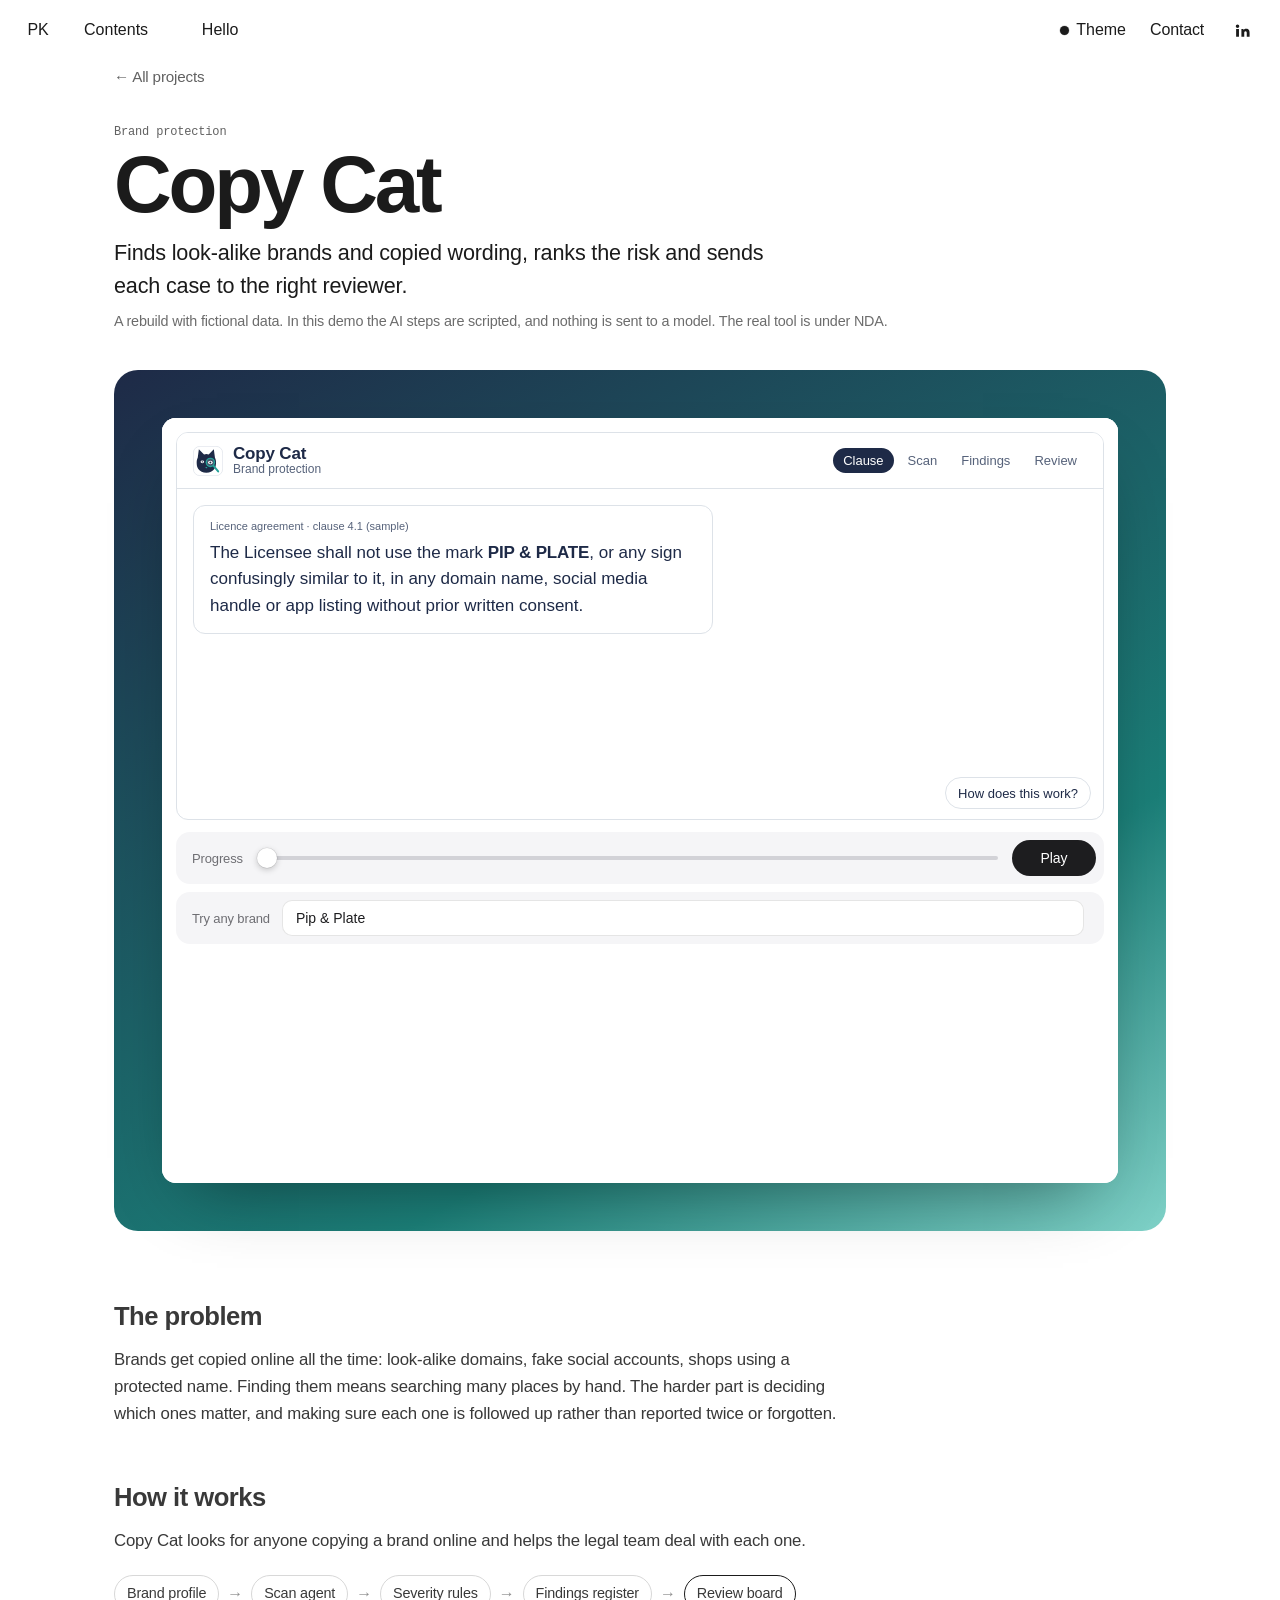
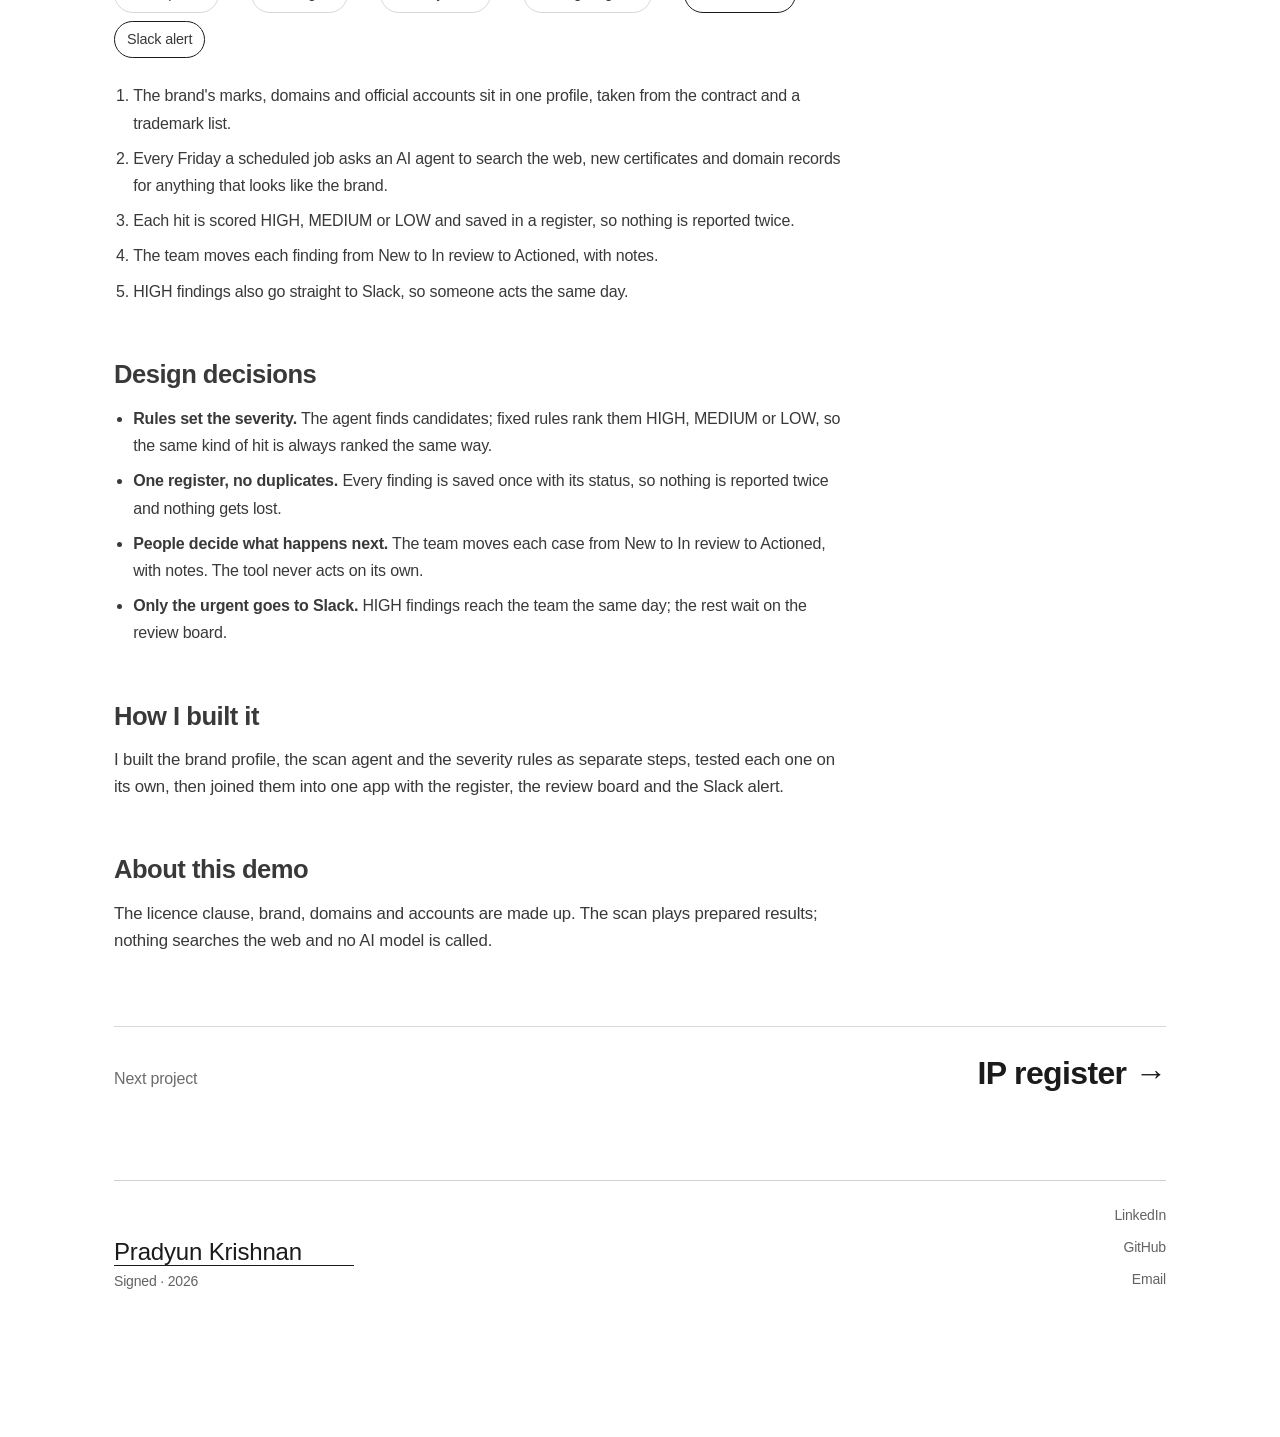
<file: work/copy-cat.html>
<!doctype html>
<html lang="en">
  <head>
    <meta charset="utf-8" />
    <meta name="viewport" content="width=device-width, initial-scale=1" />
    <title>Copy Cat · Pradyun Krishnan</title>
    <link rel="icon" href="../favicon.png" type="image/png" />
    <link rel="apple-touch-icon" href="../apple-touch-icon.png" />
    <link rel="stylesheet" href="../styles.css?v=137" />
    <script>
      try {
        const theme = localStorage.getItem('theme')
        if (theme === 'blue' || theme === 'xmas') document.documentElement.classList.add(theme)
        if (sessionStorage.getItem('visited')) document.documentElement.dataset.visited = ''
        sessionStorage.setItem('visited', '1')
      } catch {}
    </script>
    <!-- Vercel Web Analytics (cookieless). Only on the live site, so local
         previews don't count as visits or log a missing-file error. -->
    <script>
      if (/(^|\.)pradyunkrishnan\.com$|\.vercel\.app$/.test(location.hostname)) {
        window.va = window.va || function () { (window.vaq = window.vaq || []).push(arguments) }
        const s = document.createElement('script')
        s.defer = true
        s.src = '/_vercel/insights/script.js'
        document.head.append(s)
      }
    </script>
  </head>
  <body>
    <!-- top bar: contents on the left, contact and LinkedIn on the right -->
    <header class="topbar">
      <div class="topbar-start">
        <a class="pill topbar-mark" href="../index.html" aria-label="Pradyun Krishnan, home">PK</a>
      <div class="menu">
        <button class="pill" type="button" aria-expanded="false" aria-controls="contents-menu" data-menu>Contents</button>
        <ol class="menu-panel contents-menu" id="contents-menu" hidden>
          <li><a href="../index.html#intro">The Intro</a></li>
          <li><a href="../index.html#projects">Projects</a></li>
          <li><a href="../index.html#experience">Experience</a></li>
          <li><a href="../index.html#awards">Awards</a></li>
          <li><a href="../index.html#film">The Film Roll</a></li>
          <li><a href="../index.html#places">Places</a></li>
        </ol>
      </div>
      <div class="menu languages">
        <!-- the greeting cycles through the languages below; this menu doesn't
             translate anything, it just says which languages I speak -->
        <button class="pill pill-greeting" type="button" aria-expanded="false" aria-controls="languages-menu" aria-label="Languages I speak" data-menu data-greetings="Hello|Hola|ನಮಸ್ಕಾರ|नमस्ते|Hallo|Hoi"><span data-greeting>Hello</span></button>
        <div class="menu-panel languages-menu" id="languages-menu" hidden>
          <p class="languages-title">I speak</p>
          <ul>
            <li lang="en"><span class="lang-native">English</span><span class="lang-name" lang="en">English</span></li>
            <li lang="es"><span class="lang-native">Español</span><span class="lang-name" lang="en">Spanish</span></li>
            <li lang="kn"><span class="lang-native">ಕನ್ನಡ</span><span class="lang-name" lang="en">Kannada</span></li>
            <li lang="hi"><span class="lang-native">हिन्दी</span><span class="lang-name" lang="en">Hindi</span></li>
            <li lang="de"><span class="lang-native">Deutsch</span><span class="lang-name" lang="en">German · <em>ein bisschen</em></span></li>
            <li lang="nl"><span class="lang-native">Nederlands</span><span class="lang-name" lang="en">Dutch</span></li>
          </ul>
          <p class="languages-note">This isn't a language switch. The site stays in English; this menu is just showing off.</p>
        </div>
      </div>
      </div>
      <div class="topbar-end">
        <div class="theme-menu" data-theme-menu>
          <button class="pill theme-pill" type="button" aria-haspopup="menu" aria-expanded="false" aria-controls="theme-pop" aria-label="Theme"><span class="theme-swatch" aria-hidden="true"></span><span class="theme-pill-label">Theme</span></button>
          <div class="theme-pop" id="theme-pop" role="menu" aria-label="Theme" hidden>
            <button type="button" role="menuitemradio" aria-checked="true" data-theme="mono"><span class="ts-dot ts-mono" aria-hidden="true"></span>Black<svg class="theme-check" viewBox="0 0 24 24" aria-hidden="true"><path d="M5 12.5l4.5 4.5L19 7.5" fill="none" stroke="currentColor" stroke-width="2.2" stroke-linecap="round" stroke-linejoin="round"/></svg></button>
            <button type="button" role="menuitemradio" aria-checked="false" data-theme="blue"><span class="ts-dot ts-blue" aria-hidden="true"></span>Blue<svg class="theme-check" viewBox="0 0 24 24" aria-hidden="true"><path d="M5 12.5l4.5 4.5L19 7.5" fill="none" stroke="currentColor" stroke-width="2.2" stroke-linecap="round" stroke-linejoin="round"/></svg></button>
            <button type="button" role="menuitemradio" aria-checked="false" data-theme="xmas" ><span class="ts-dot ts-xmas" aria-hidden="true"></span>Christmas<svg class="theme-check" viewBox="0 0 24 24" aria-hidden="true"><path d="M5 12.5l4.5 4.5L19 7.5" fill="none" stroke="currentColor" stroke-width="2.2" stroke-linecap="round" stroke-linejoin="round"/></svg></button>
          </div>
        </div>
        <a class="pill" href="#contact" data-mail>Contact</a>
        <a class="pill pill-icon" href="https://nl.linkedin.com/in/pradyun-krishnan" target="_blank" rel="noreferrer" aria-label="LinkedIn"><svg viewBox="0 0 24 24" aria-hidden="true"><path fill="currentColor" d="M4.98 3.5a2.5 2.5 0 1 1 0 5 2.5 2.5 0 0 1 0-5ZM3 9.75h4v11H3v-11Zm6.5 0h3.8v1.5h.06c.53-1 1.83-1.85 3.76-1.85 4.02 0 4.88 2.4 4.88 5.8v5.55h-4v-4.92c0-1.17-.02-2.68-1.64-2.68-1.64 0-1.9 1.28-1.9 2.6v5h-4v-11Z"/></svg></a>
      </div>
    </header>

    <main class="page work-page">
      <a class="work-back" href="../index.html#projects">← All projects</a>
      <p class="project-kind">Brand protection</p>
      <h1 class="work-title">Copy Cat</h1>
      <p class="work-lede">Finds look-alike brands and copied wording, ranks the risk and sends each case to the right reviewer.</p>
      <p class="work-note">A rebuild with fictional data. In this demo the AI steps are scripted, and nothing is sent to a model. The real tool is under NDA.</p>

      <div class="work-demo" style="--bg: linear-gradient(150deg, #1e2a47 0%, #1b7f78 70%, #7fd1c7 100%)">
        <iframe src="../demos/copy-cat.html?v=4" title="Copy Cat demo"></iframe>
      </div>

      <section class="work-how" aria-labelledby="problem-title">
        <h2 id="problem-title" class="work-h2">The problem</h2>
        <p class="work-intro">Brands get copied online all the time: look-alike domains, fake social accounts, shops using a protected name. Finding them means searching many places by hand. The harder part is deciding which ones matter, and making sure each one is followed up rather than reported twice or forgotten.</p>
      </section>

      <section class="work-how" aria-labelledby="how-title">
        <h2 id="how-title" class="work-h2">How it works</h2>
        <p class="work-intro">Copy Cat looks for anyone copying a brand online and helps the legal team deal with each one.</p>
        <div class="work-flow"><span class="flow-step">Brand profile</span><i aria-hidden="true">→</i><span class="flow-step">Scan agent</span><i aria-hidden="true">→</i><span class="flow-step">Severity rules</span><i aria-hidden="true">→</i><span class="flow-step">Findings register</span><i aria-hidden="true">→</i><span class="flow-step is-out">Review board</span><span class="flow-step is-out">Slack alert</span></div>
        <ol class="work-steps"><li>The brand's marks, domains and official accounts sit in one profile, taken from the contract and a trademark list.</li><li>Every Friday a scheduled job asks an AI agent to search the web, new certificates and domain records for anything that looks like the brand.</li><li>Each hit is scored HIGH, MEDIUM or LOW and saved in a register, so nothing is reported twice.</li><li>The team moves each finding from New to In review to Actioned, with notes.</li><li>HIGH findings also go straight to Slack, so someone acts the same day.</li></ol>
      </section>

      <section class="work-how" aria-labelledby="choices-title">
        <h2 id="choices-title" class="work-h2">Design decisions</h2>
        <ul class="work-steps work-points"><li><b>Rules set the severity.</b> The agent finds candidates; fixed rules rank them HIGH, MEDIUM or LOW, so the same kind of hit is always ranked the same way.</li><li><b>One register, no duplicates.</b> Every finding is saved once with its status, so nothing is reported twice and nothing gets lost.</li><li><b>People decide what happens next.</b> The team moves each case from New to In review to Actioned, with notes. The tool never acts on its own.</li><li><b>Only the urgent goes to Slack.</b> HIGH findings reach the team the same day; the rest wait on the review board.</li></ul>
      </section>

      <section class="work-how" aria-labelledby="built-title">
        <h2 id="built-title" class="work-h2">How I built it</h2>
        <p class="work-intro">I built the brand profile, the scan agent and the severity rules as separate steps, tested each one on its own, then joined them into one app with the register, the review board and the Slack alert.</p>
      </section>

      <section class="work-how" aria-labelledby="demo-title">
        <h2 id="demo-title" class="work-h2">About this demo</h2>
        <p class="work-intro">The licence clause, brand, domains and accounts are made up. The scan plays prepared results; nothing searches the web and no AI model is called.</p>
      </section>

      <a class="work-next" href="ip-register.html"><span>Next project</span><b>IP register →</b></a>

      <footer class="footer">
        <div class="signature">
          <span class="signature-line">Pradyun Krishnan</span>
          <span>Signed · <span data-year>2026</span></span>
        </div>
        <span class="footer-links">
          <a href="https://nl.linkedin.com/in/pradyun-krishnan" target="_blank" rel="noreferrer">LinkedIn</a>
          <a href="https://github.com/PradyunKrishnan" target="_blank" rel="noreferrer">GitHub</a>
          <a href="#contact" data-mail>Email</a>
        </span>
      </footer>
    </main>

    <script src="../script.js?v=137"></script>
  </body>
</html>
</file>
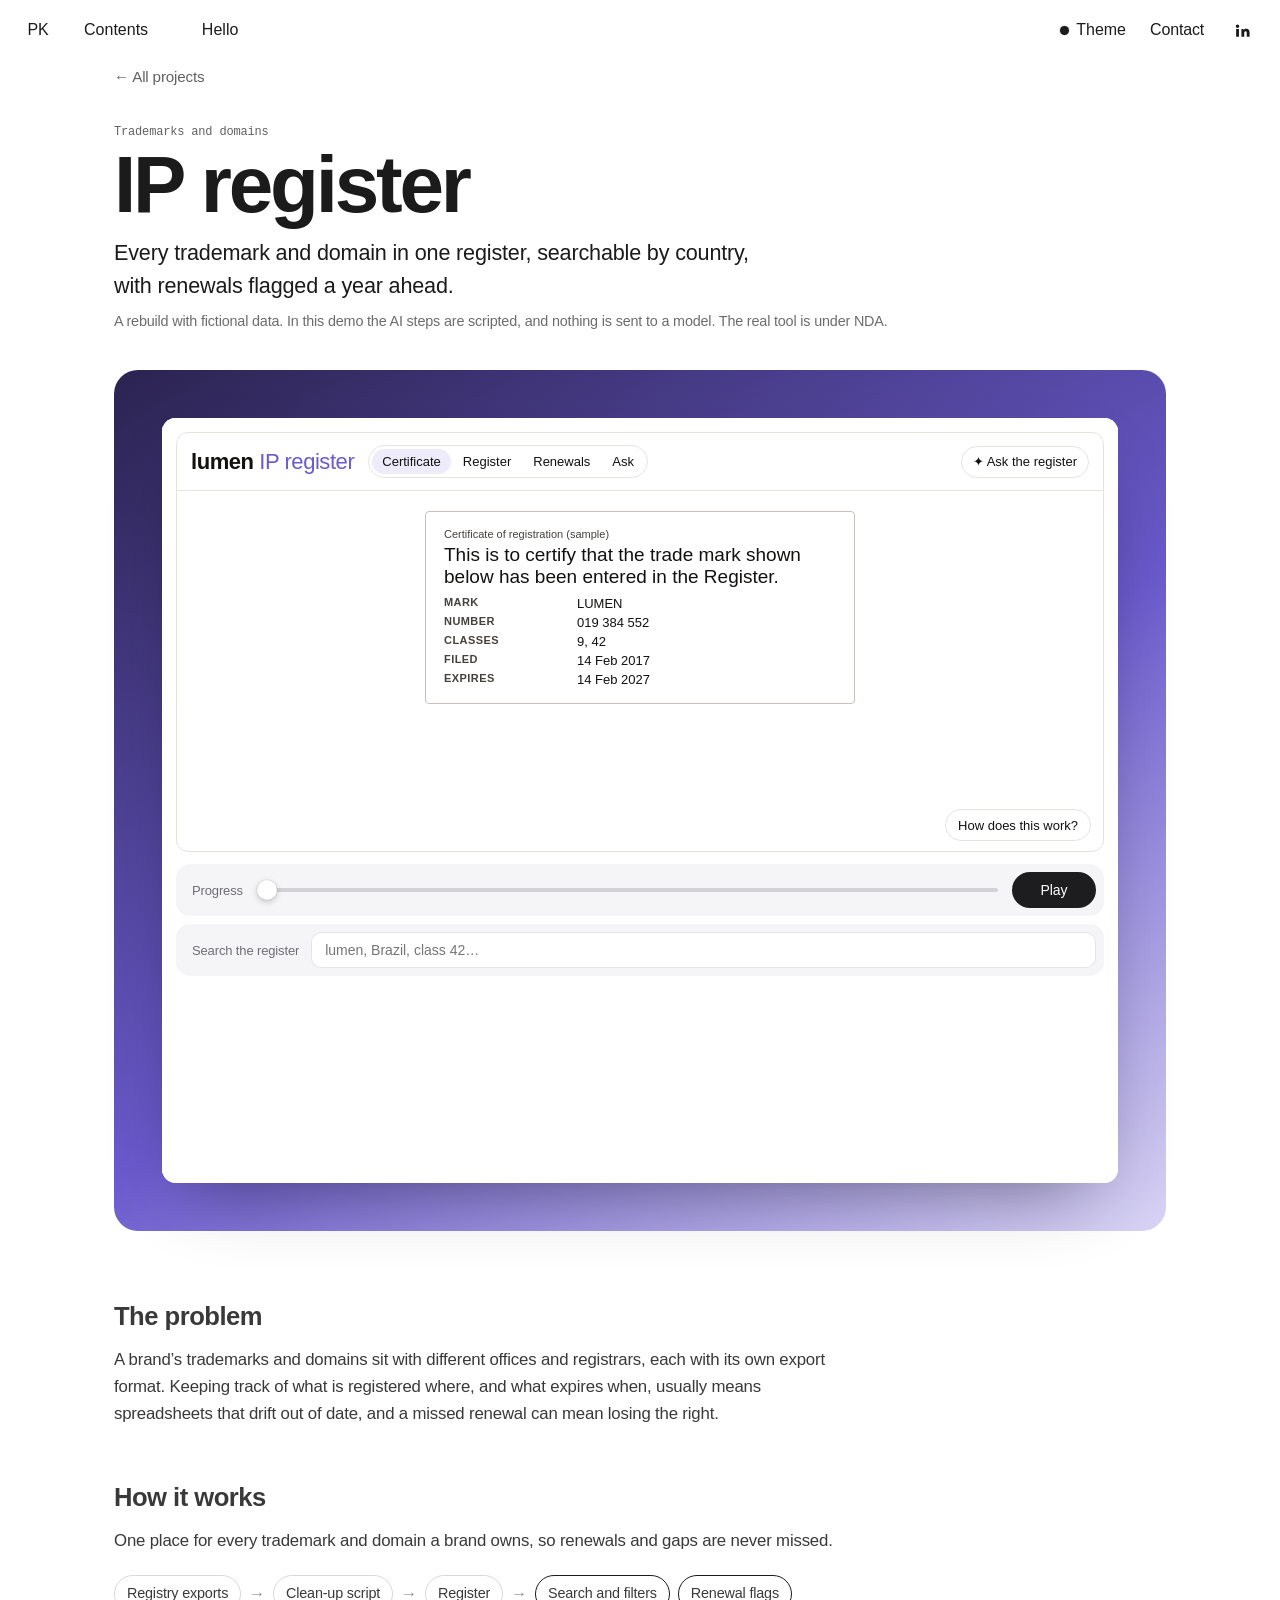
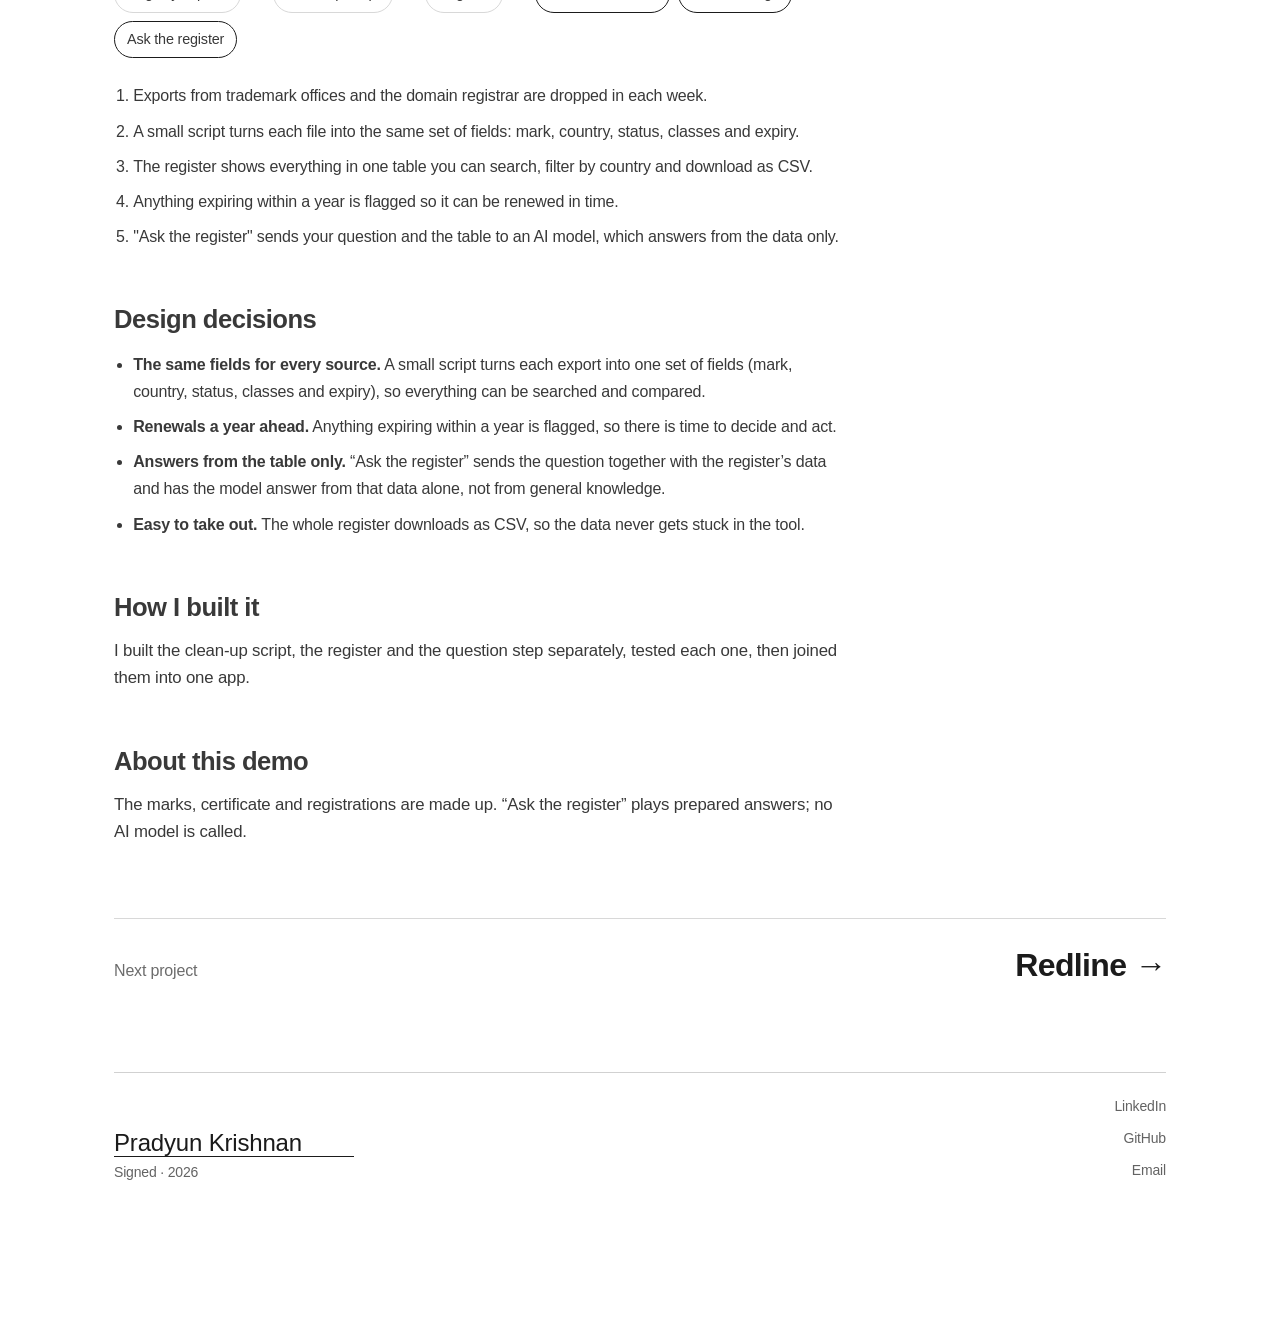
<file: work/ip-register.html>
<!doctype html>
<html lang="en">
  <head>
    <meta charset="utf-8" />
    <meta name="viewport" content="width=device-width, initial-scale=1" />
    <title>IP register · Pradyun Krishnan</title>
    <link rel="icon" href="../favicon.png" type="image/png" />
    <link rel="apple-touch-icon" href="../apple-touch-icon.png" />
    <link rel="stylesheet" href="../styles.css?v=137" />
    <script>
      try {
        const theme = localStorage.getItem('theme')
        if (theme === 'blue' || theme === 'xmas') document.documentElement.classList.add(theme)
        if (sessionStorage.getItem('visited')) document.documentElement.dataset.visited = ''
        sessionStorage.setItem('visited', '1')
      } catch {}
    </script>
    <!-- Vercel Web Analytics (cookieless). Only on the live site, so local
         previews don't count as visits or log a missing-file error. -->
    <script>
      if (/(^|\.)pradyunkrishnan\.com$|\.vercel\.app$/.test(location.hostname)) {
        window.va = window.va || function () { (window.vaq = window.vaq || []).push(arguments) }
        const s = document.createElement('script')
        s.defer = true
        s.src = '/_vercel/insights/script.js'
        document.head.append(s)
      }
    </script>
  </head>
  <body>
    <!-- top bar: contents on the left, contact and LinkedIn on the right -->
    <header class="topbar">
      <div class="topbar-start">
        <a class="pill topbar-mark" href="../index.html" aria-label="Pradyun Krishnan, home">PK</a>
      <div class="menu">
        <button class="pill" type="button" aria-expanded="false" aria-controls="contents-menu" data-menu>Contents</button>
        <ol class="menu-panel contents-menu" id="contents-menu" hidden>
          <li><a href="../index.html#intro">The Intro</a></li>
          <li><a href="../index.html#projects">Projects</a></li>
          <li><a href="../index.html#experience">Experience</a></li>
          <li><a href="../index.html#awards">Awards</a></li>
          <li><a href="../index.html#film">The Film Roll</a></li>
          <li><a href="../index.html#places">Places</a></li>
        </ol>
      </div>
      <div class="menu languages">
        <!-- the greeting cycles through the languages below; this menu doesn't
             translate anything, it just says which languages I speak -->
        <button class="pill pill-greeting" type="button" aria-expanded="false" aria-controls="languages-menu" aria-label="Languages I speak" data-menu data-greetings="Hello|Hola|ನಮಸ್ಕಾರ|नमस्ते|Hallo|Hoi"><span data-greeting>Hello</span></button>
        <div class="menu-panel languages-menu" id="languages-menu" hidden>
          <p class="languages-title">I speak</p>
          <ul>
            <li lang="en"><span class="lang-native">English</span><span class="lang-name" lang="en">English</span></li>
            <li lang="es"><span class="lang-native">Español</span><span class="lang-name" lang="en">Spanish</span></li>
            <li lang="kn"><span class="lang-native">ಕನ್ನಡ</span><span class="lang-name" lang="en">Kannada</span></li>
            <li lang="hi"><span class="lang-native">हिन्दी</span><span class="lang-name" lang="en">Hindi</span></li>
            <li lang="de"><span class="lang-native">Deutsch</span><span class="lang-name" lang="en">German · <em>ein bisschen</em></span></li>
            <li lang="nl"><span class="lang-native">Nederlands</span><span class="lang-name" lang="en">Dutch</span></li>
          </ul>
          <p class="languages-note">This isn't a language switch. The site stays in English; this menu is just showing off.</p>
        </div>
      </div>
      </div>
      <div class="topbar-end">
        <div class="theme-menu" data-theme-menu>
          <button class="pill theme-pill" type="button" aria-haspopup="menu" aria-expanded="false" aria-controls="theme-pop" aria-label="Theme"><span class="theme-swatch" aria-hidden="true"></span><span class="theme-pill-label">Theme</span></button>
          <div class="theme-pop" id="theme-pop" role="menu" aria-label="Theme" hidden>
            <button type="button" role="menuitemradio" aria-checked="true" data-theme="mono"><span class="ts-dot ts-mono" aria-hidden="true"></span>Black<svg class="theme-check" viewBox="0 0 24 24" aria-hidden="true"><path d="M5 12.5l4.5 4.5L19 7.5" fill="none" stroke="currentColor" stroke-width="2.2" stroke-linecap="round" stroke-linejoin="round"/></svg></button>
            <button type="button" role="menuitemradio" aria-checked="false" data-theme="blue"><span class="ts-dot ts-blue" aria-hidden="true"></span>Blue<svg class="theme-check" viewBox="0 0 24 24" aria-hidden="true"><path d="M5 12.5l4.5 4.5L19 7.5" fill="none" stroke="currentColor" stroke-width="2.2" stroke-linecap="round" stroke-linejoin="round"/></svg></button>
            <button type="button" role="menuitemradio" aria-checked="false" data-theme="xmas" ><span class="ts-dot ts-xmas" aria-hidden="true"></span>Christmas<svg class="theme-check" viewBox="0 0 24 24" aria-hidden="true"><path d="M5 12.5l4.5 4.5L19 7.5" fill="none" stroke="currentColor" stroke-width="2.2" stroke-linecap="round" stroke-linejoin="round"/></svg></button>
          </div>
        </div>
        <a class="pill" href="#contact" data-mail>Contact</a>
        <a class="pill pill-icon" href="https://nl.linkedin.com/in/pradyun-krishnan" target="_blank" rel="noreferrer" aria-label="LinkedIn"><svg viewBox="0 0 24 24" aria-hidden="true"><path fill="currentColor" d="M4.98 3.5a2.5 2.5 0 1 1 0 5 2.5 2.5 0 0 1 0-5ZM3 9.75h4v11H3v-11Zm6.5 0h3.8v1.5h.06c.53-1 1.83-1.85 3.76-1.85 4.02 0 4.88 2.4 4.88 5.8v5.55h-4v-4.92c0-1.17-.02-2.68-1.64-2.68-1.64 0-1.9 1.28-1.9 2.6v5h-4v-11Z"/></svg></a>
      </div>
    </header>

    <main class="page work-page">
      <a class="work-back" href="../index.html#projects">← All projects</a>
      <p class="project-kind">Trademarks and domains</p>
      <h1 class="work-title">IP register</h1>
      <p class="work-lede">Every trademark and domain in one register, searchable by country, with renewals flagged a year ahead.</p>
      <p class="work-note">A rebuild with fictional data. In this demo the AI steps are scripted, and nothing is sent to a model. The real tool is under NDA.</p>

      <div class="work-demo" style="--bg: linear-gradient(150deg, #2b2350 0%, #6a5acd 55%, #d9d4f5 100%)">
        <iframe src="../demos/ip-register.html?v=4" title="IP register demo"></iframe>
      </div>

      <section class="work-how" aria-labelledby="problem-title">
        <h2 id="problem-title" class="work-h2">The problem</h2>
        <p class="work-intro">A brand’s trademarks and domains sit with different offices and registrars, each with its own export format. Keeping track of what is registered where, and what expires when, usually means spreadsheets that drift out of date, and a missed renewal can mean losing the right.</p>
      </section>

      <section class="work-how" aria-labelledby="how-title">
        <h2 id="how-title" class="work-h2">How it works</h2>
        <p class="work-intro">One place for every trademark and domain a brand owns, so renewals and gaps are never missed.</p>
        <div class="work-flow"><span class="flow-step">Registry exports</span><i aria-hidden="true">→</i><span class="flow-step">Clean-up script</span><i aria-hidden="true">→</i><span class="flow-step">Register</span><i aria-hidden="true">→</i><span class="flow-step is-out">Search and filters</span><span class="flow-step is-out">Renewal flags</span><span class="flow-step is-out">Ask the register</span></div>
        <ol class="work-steps"><li>Exports from trademark offices and the domain registrar are dropped in each week.</li><li>A small script turns each file into the same set of fields: mark, country, status, classes and expiry.</li><li>The register shows everything in one table you can search, filter by country and download as CSV.</li><li>Anything expiring within a year is flagged so it can be renewed in time.</li><li>"Ask the register" sends your question and the table to an AI model, which answers from the data only.</li></ol>
      </section>

      <section class="work-how" aria-labelledby="choices-title">
        <h2 id="choices-title" class="work-h2">Design decisions</h2>
        <ul class="work-steps work-points"><li><b>The same fields for every source.</b> A small script turns each export into one set of fields (mark, country, status, classes and expiry), so everything can be searched and compared.</li><li><b>Renewals a year ahead.</b> Anything expiring within a year is flagged, so there is time to decide and act.</li><li><b>Answers from the table only.</b> “Ask the register” sends the question together with the register’s data and has the model answer from that data alone, not from general knowledge.</li><li><b>Easy to take out.</b> The whole register downloads as CSV, so the data never gets stuck in the tool.</li></ul>
      </section>

      <section class="work-how" aria-labelledby="built-title">
        <h2 id="built-title" class="work-h2">How I built it</h2>
        <p class="work-intro">I built the clean-up script, the register and the question step separately, tested each one, then joined them into one app.</p>
      </section>

      <section class="work-how" aria-labelledby="demo-title">
        <h2 id="demo-title" class="work-h2">About this demo</h2>
        <p class="work-intro">The marks, certificate and registrations are made up. “Ask the register” plays prepared answers; no AI model is called.</p>
      </section>

      <a class="work-next" href="redline.html"><span>Next project</span><b>Redline →</b></a>

      <footer class="footer">
        <div class="signature">
          <span class="signature-line">Pradyun Krishnan</span>
          <span>Signed · <span data-year>2026</span></span>
        </div>
        <span class="footer-links">
          <a href="https://nl.linkedin.com/in/pradyun-krishnan" target="_blank" rel="noreferrer">LinkedIn</a>
          <a href="https://github.com/PradyunKrishnan" target="_blank" rel="noreferrer">GitHub</a>
          <a href="#contact" data-mail>Email</a>
        </span>
      </footer>
    </main>

    <script src="../script.js?v=137"></script>
  </body>
</html>
</file>
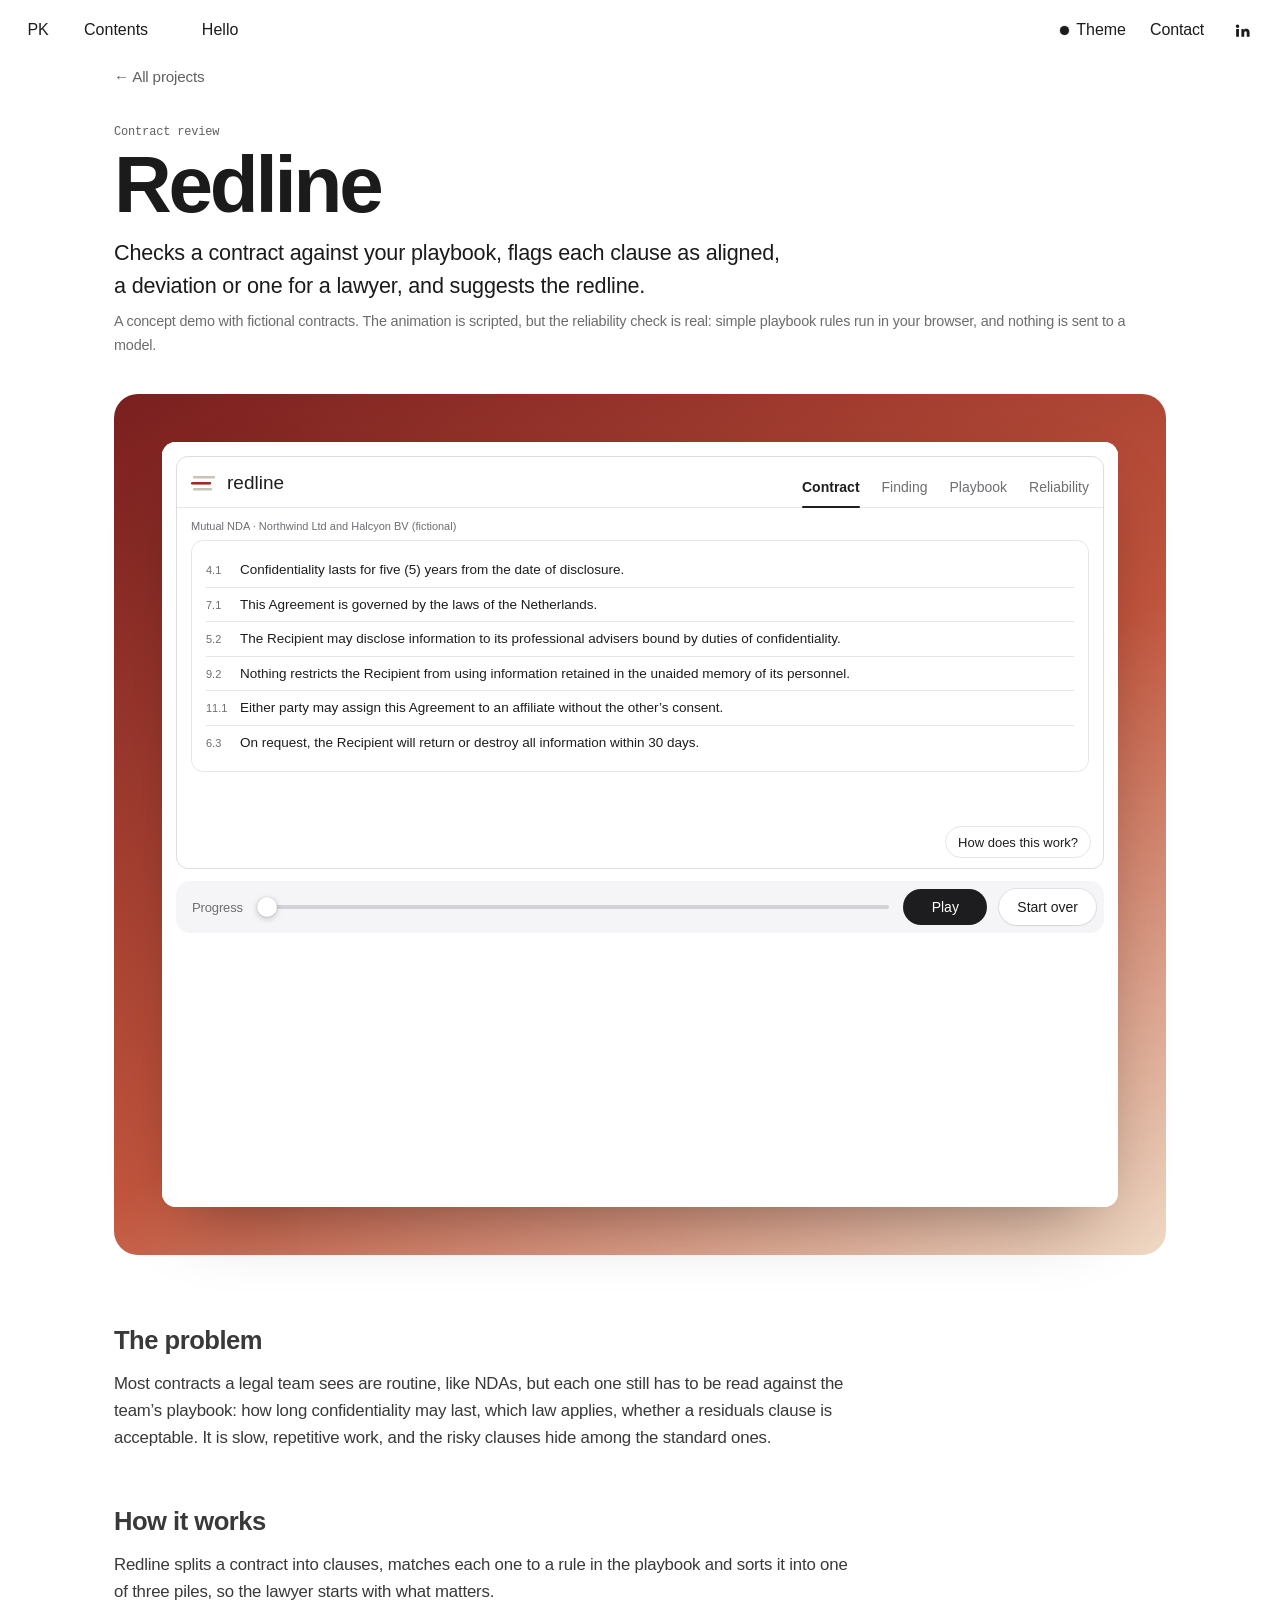
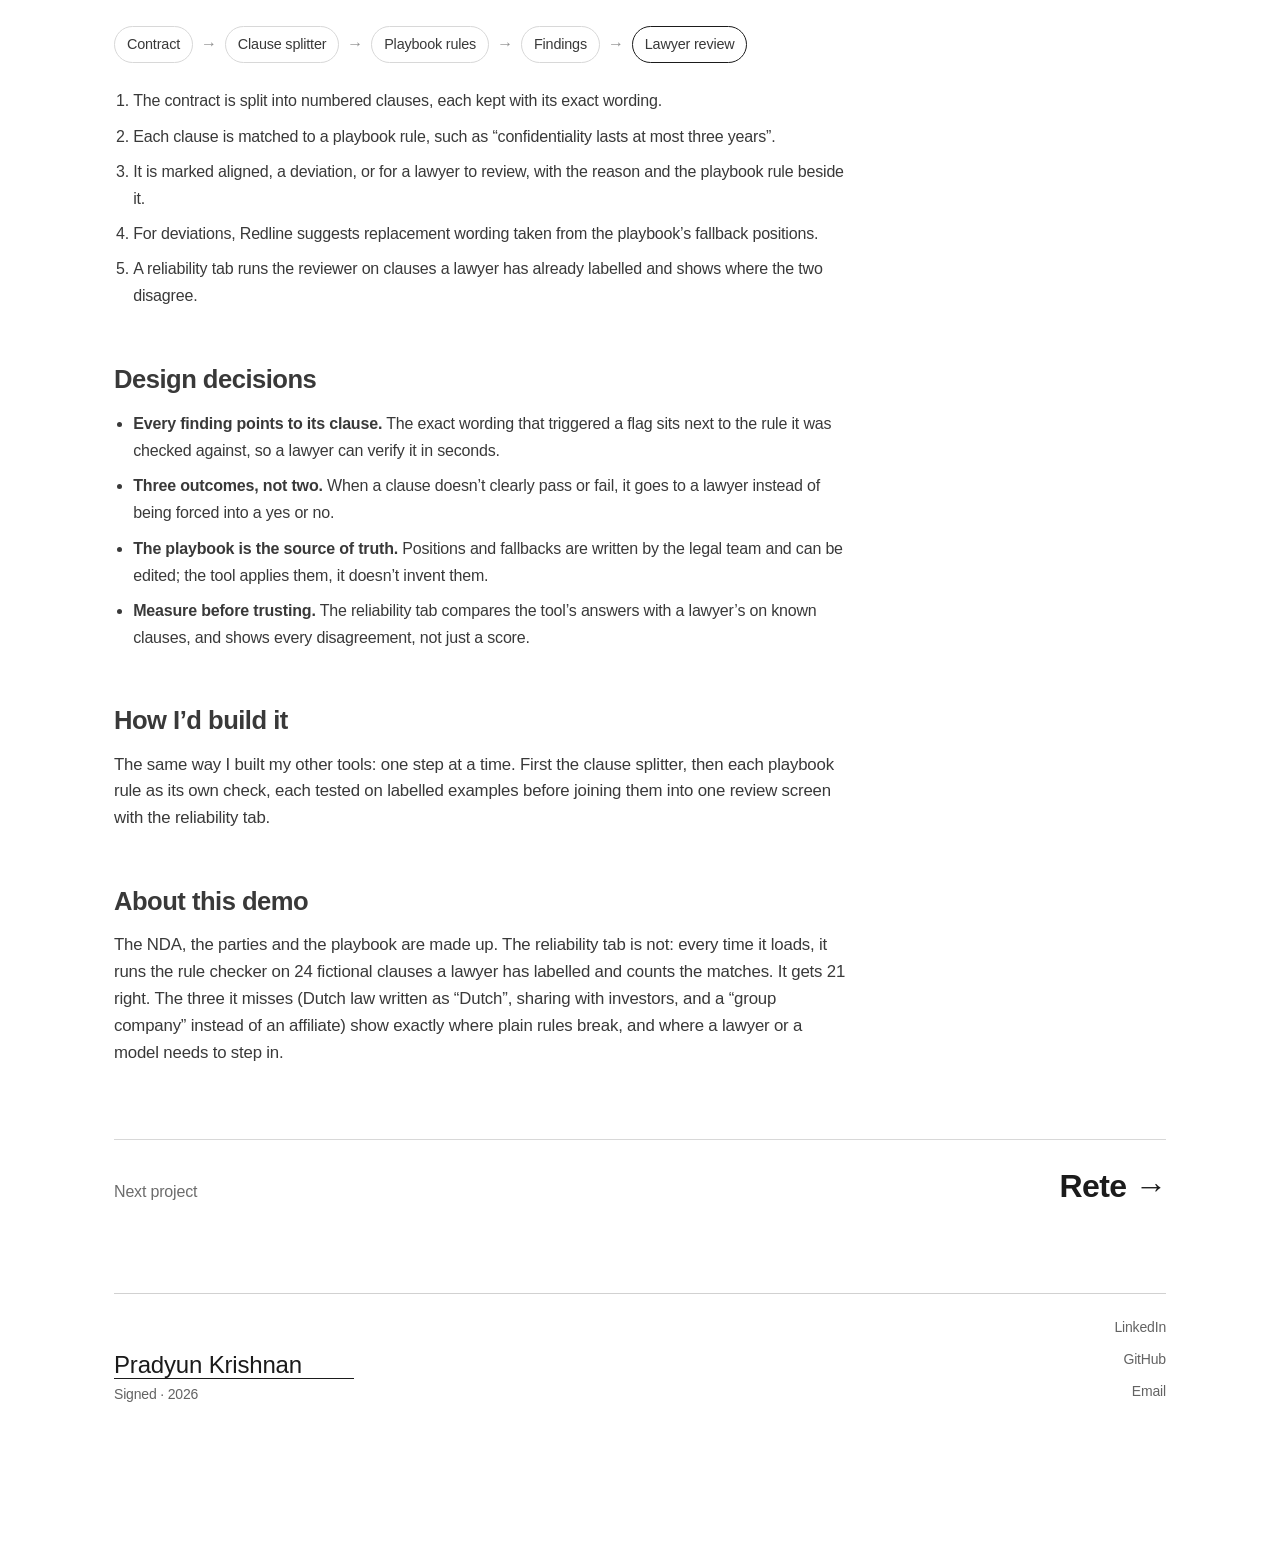
<file: work/redline.html>
<!doctype html>
<html lang="en">
  <head>
    <meta charset="utf-8" />
    <meta name="viewport" content="width=device-width, initial-scale=1" />
    <title>Redline · Pradyun Krishnan</title>
    <link rel="icon" href="../favicon.png" type="image/png" />
    <link rel="apple-touch-icon" href="../apple-touch-icon.png" />
    <link rel="stylesheet" href="../styles.css?v=137" />
    <script>
      try {
        const theme = localStorage.getItem('theme')
        if (theme === 'blue' || theme === 'xmas') document.documentElement.classList.add(theme)
        if (sessionStorage.getItem('visited')) document.documentElement.dataset.visited = ''
        sessionStorage.setItem('visited', '1')
      } catch {}
    </script>
    <!-- Vercel Web Analytics (cookieless). Only on the live site, so local
         previews don't count as visits or log a missing-file error. -->
    <script>
      if (/(^|\.)pradyunkrishnan\.com$|\.vercel\.app$/.test(location.hostname)) {
        window.va = window.va || function () { (window.vaq = window.vaq || []).push(arguments) }
        const s = document.createElement('script')
        s.defer = true
        s.src = '/_vercel/insights/script.js'
        document.head.append(s)
      }
    </script>
  </head>
  <body>
    <!-- top bar: contents on the left, contact and LinkedIn on the right -->
    <header class="topbar">
      <div class="topbar-start">
        <a class="pill topbar-mark" href="../index.html" aria-label="Pradyun Krishnan, home">PK</a>
      <div class="menu">
        <button class="pill" type="button" aria-expanded="false" aria-controls="contents-menu" data-menu>Contents</button>
        <ol class="menu-panel contents-menu" id="contents-menu" hidden>
          <li><a href="../index.html#intro">The Intro</a></li>
          <li><a href="../index.html#projects">Projects</a></li>
          <li><a href="../index.html#experience">Experience</a></li>
          <li><a href="../index.html#awards">Awards</a></li>
          <li><a href="../index.html#film">The Film Roll</a></li>
          <li><a href="../index.html#places">Places</a></li>
        </ol>
      </div>
      <div class="menu languages">
        <!-- the greeting cycles through the languages below; this menu doesn't
             translate anything, it just says which languages I speak -->
        <button class="pill pill-greeting" type="button" aria-expanded="false" aria-controls="languages-menu" aria-label="Languages I speak" data-menu data-greetings="Hello|Hola|ನಮಸ್ಕಾರ|नमस्ते|Hallo|Hoi"><span data-greeting>Hello</span></button>
        <div class="menu-panel languages-menu" id="languages-menu" hidden>
          <p class="languages-title">I speak</p>
          <ul>
            <li lang="en"><span class="lang-native">English</span><span class="lang-name" lang="en">English</span></li>
            <li lang="es"><span class="lang-native">Español</span><span class="lang-name" lang="en">Spanish</span></li>
            <li lang="kn"><span class="lang-native">ಕನ್ನಡ</span><span class="lang-name" lang="en">Kannada</span></li>
            <li lang="hi"><span class="lang-native">हिन्दी</span><span class="lang-name" lang="en">Hindi</span></li>
            <li lang="de"><span class="lang-native">Deutsch</span><span class="lang-name" lang="en">German · <em>ein bisschen</em></span></li>
            <li lang="nl"><span class="lang-native">Nederlands</span><span class="lang-name" lang="en">Dutch</span></li>
          </ul>
          <p class="languages-note">This isn't a language switch. The site stays in English; this menu is just showing off.</p>
        </div>
      </div>
      </div>
      <div class="topbar-end">
        <div class="theme-menu" data-theme-menu>
          <button class="pill theme-pill" type="button" aria-haspopup="menu" aria-expanded="false" aria-controls="theme-pop" aria-label="Theme"><span class="theme-swatch" aria-hidden="true"></span><span class="theme-pill-label">Theme</span></button>
          <div class="theme-pop" id="theme-pop" role="menu" aria-label="Theme" hidden>
            <button type="button" role="menuitemradio" aria-checked="true" data-theme="mono"><span class="ts-dot ts-mono" aria-hidden="true"></span>Black<svg class="theme-check" viewBox="0 0 24 24" aria-hidden="true"><path d="M5 12.5l4.5 4.5L19 7.5" fill="none" stroke="currentColor" stroke-width="2.2" stroke-linecap="round" stroke-linejoin="round"/></svg></button>
            <button type="button" role="menuitemradio" aria-checked="false" data-theme="blue"><span class="ts-dot ts-blue" aria-hidden="true"></span>Blue<svg class="theme-check" viewBox="0 0 24 24" aria-hidden="true"><path d="M5 12.5l4.5 4.5L19 7.5" fill="none" stroke="currentColor" stroke-width="2.2" stroke-linecap="round" stroke-linejoin="round"/></svg></button>
            <button type="button" role="menuitemradio" aria-checked="false" data-theme="xmas" ><span class="ts-dot ts-xmas" aria-hidden="true"></span>Christmas<svg class="theme-check" viewBox="0 0 24 24" aria-hidden="true"><path d="M5 12.5l4.5 4.5L19 7.5" fill="none" stroke="currentColor" stroke-width="2.2" stroke-linecap="round" stroke-linejoin="round"/></svg></button>
          </div>
        </div>
        <a class="pill" href="#contact" data-mail>Contact</a>
        <a class="pill pill-icon" href="https://nl.linkedin.com/in/pradyun-krishnan" target="_blank" rel="noreferrer" aria-label="LinkedIn"><svg viewBox="0 0 24 24" aria-hidden="true"><path fill="currentColor" d="M4.98 3.5a2.5 2.5 0 1 1 0 5 2.5 2.5 0 0 1 0-5ZM3 9.75h4v11H3v-11Zm6.5 0h3.8v1.5h.06c.53-1 1.83-1.85 3.76-1.85 4.02 0 4.88 2.4 4.88 5.8v5.55h-4v-4.92c0-1.17-.02-2.68-1.64-2.68-1.64 0-1.9 1.28-1.9 2.6v5h-4v-11Z"/></svg></a>
      </div>
    </header>

    <main class="page work-page">
      <a class="work-back" href="../index.html#projects">← All projects</a>
      <p class="project-kind">Contract review</p>
      <h1 class="work-title">Redline</h1>
      <p class="work-lede">Checks a contract against your playbook, flags each clause as aligned, a deviation or one for a lawyer, and suggests the redline.</p>
      <p class="work-note">A concept demo with fictional contracts. The animation is scripted, but the reliability check is real: simple playbook rules run in your browser, and nothing is sent to a model.</p>

      <div class="work-demo" style="--bg: linear-gradient(150deg, #7a1f1f 0%, #c2553d 55%, #efd9c4 100%)">
        <iframe src="../demos/redline.html?v=4" title="Redline demo"></iframe>
      </div>

      <section class="work-how" aria-labelledby="problem-title">
        <h2 id="problem-title" class="work-h2">The problem</h2>
        <p class="work-intro">Most contracts a legal team sees are routine, like NDAs, but each one still has to be read against the team’s playbook: how long confidentiality may last, which law applies, whether a residuals clause is acceptable. It is slow, repetitive work, and the risky clauses hide among the standard ones.</p>
      </section>

      <section class="work-how" aria-labelledby="how-title">
        <h2 id="how-title" class="work-h2">How it works</h2>
        <p class="work-intro">Redline splits a contract into clauses, matches each one to a rule in the playbook and sorts it into one of three piles, so the lawyer starts with what matters.</p>
        <div class="work-flow"><span class="flow-step">Contract</span><i aria-hidden="true">→</i><span class="flow-step">Clause splitter</span><i aria-hidden="true">→</i><span class="flow-step">Playbook rules</span><i aria-hidden="true">→</i><span class="flow-step">Findings</span><i aria-hidden="true">→</i><span class="flow-step is-out">Lawyer review</span></div>
        <ol class="work-steps"><li>The contract is split into numbered clauses, each kept with its exact wording.</li><li>Each clause is matched to a playbook rule, such as “confidentiality lasts at most three years”.</li><li>It is marked aligned, a deviation, or for a lawyer to review, with the reason and the playbook rule beside it.</li><li>For deviations, Redline suggests replacement wording taken from the playbook’s fallback positions.</li><li>A reliability tab runs the reviewer on clauses a lawyer has already labelled and shows where the two disagree.</li></ol>
      </section>

      <section class="work-how" aria-labelledby="choices-title">
        <h2 id="choices-title" class="work-h2">Design decisions</h2>
        <ul class="work-steps work-points"><li><b>Every finding points to its clause.</b> The exact wording that triggered a flag sits next to the rule it was checked against, so a lawyer can verify it in seconds.</li><li><b>Three outcomes, not two.</b> When a clause doesn’t clearly pass or fail, it goes to a lawyer instead of being forced into a yes or no.</li><li><b>The playbook is the source of truth.</b> Positions and fallbacks are written by the legal team and can be edited; the tool applies them, it doesn’t invent them.</li><li><b>Measure before trusting.</b> The reliability tab compares the tool’s answers with a lawyer’s on known clauses, and shows every disagreement, not just a score.</li></ul>
      </section>

      <section class="work-how" aria-labelledby="built-title">
        <h2 id="built-title" class="work-h2">How I’d build it</h2>
        <p class="work-intro">The same way I built my other tools: one step at a time. First the clause splitter, then each playbook rule as its own check, each tested on labelled examples before joining them into one review screen with the reliability tab.</p>
      </section>

      <section class="work-how" aria-labelledby="demo-title">
        <h2 id="demo-title" class="work-h2">About this demo</h2>
        <p class="work-intro">The NDA, the parties and the playbook are made up. The reliability tab is not: every time it loads, it runs the rule checker on 24 fictional clauses a lawyer has labelled and counts the matches. It gets 21 right. The three it misses (Dutch law written as “Dutch”, sharing with investors, and a “group company” instead of an affiliate) show exactly where plain rules break, and where a lawyer or a model needs to step in.</p>
      </section>

      <a class="work-next" href="rete.html"><span>Next project</span><b>Rete →</b></a>

      <footer class="footer">
        <div class="signature">
          <span class="signature-line">Pradyun Krishnan</span>
          <span>Signed · <span data-year>2026</span></span>
        </div>
        <span class="footer-links">
          <a href="https://nl.linkedin.com/in/pradyun-krishnan" target="_blank" rel="noreferrer">LinkedIn</a>
          <a href="https://github.com/PradyunKrishnan" target="_blank" rel="noreferrer">GitHub</a>
          <a href="#contact" data-mail>Email</a>
        </span>
      </footer>
    </main>

    <script src="../script.js?v=137"></script>
  </body>
</html>
</file>
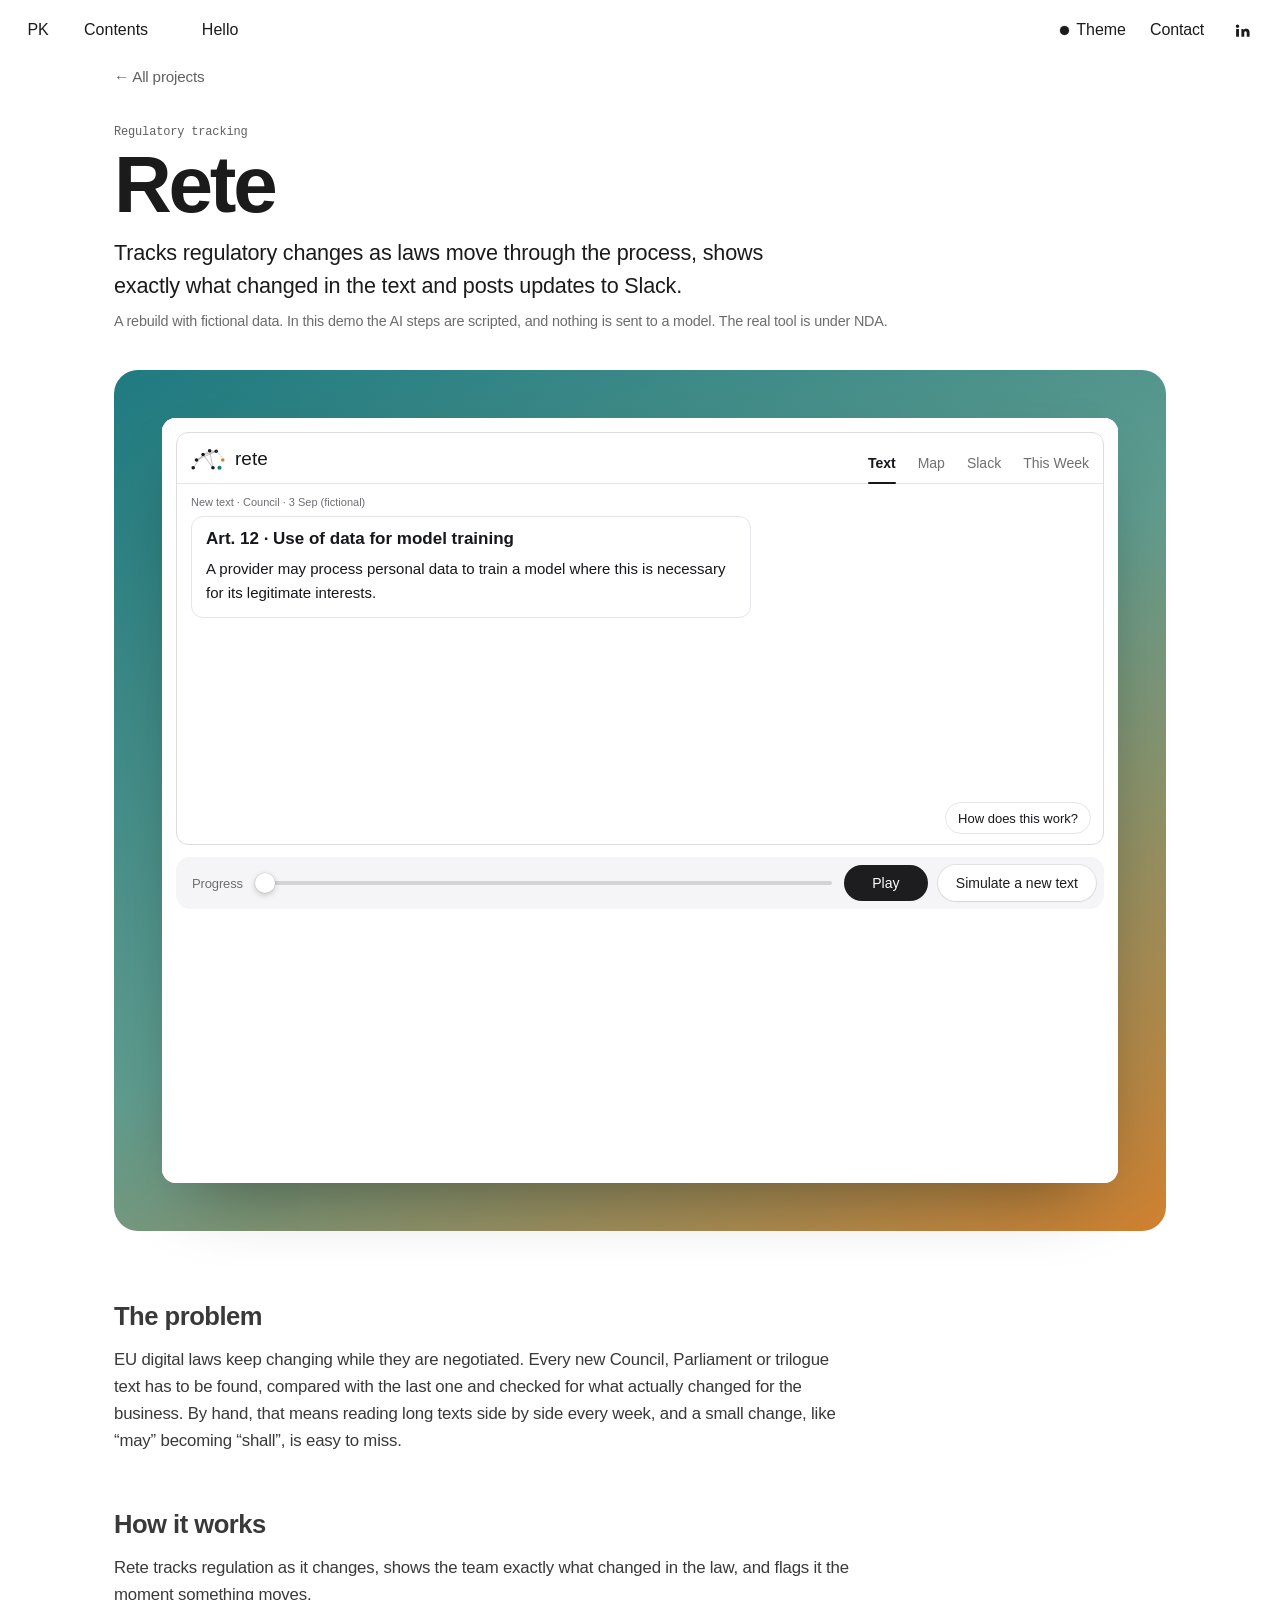
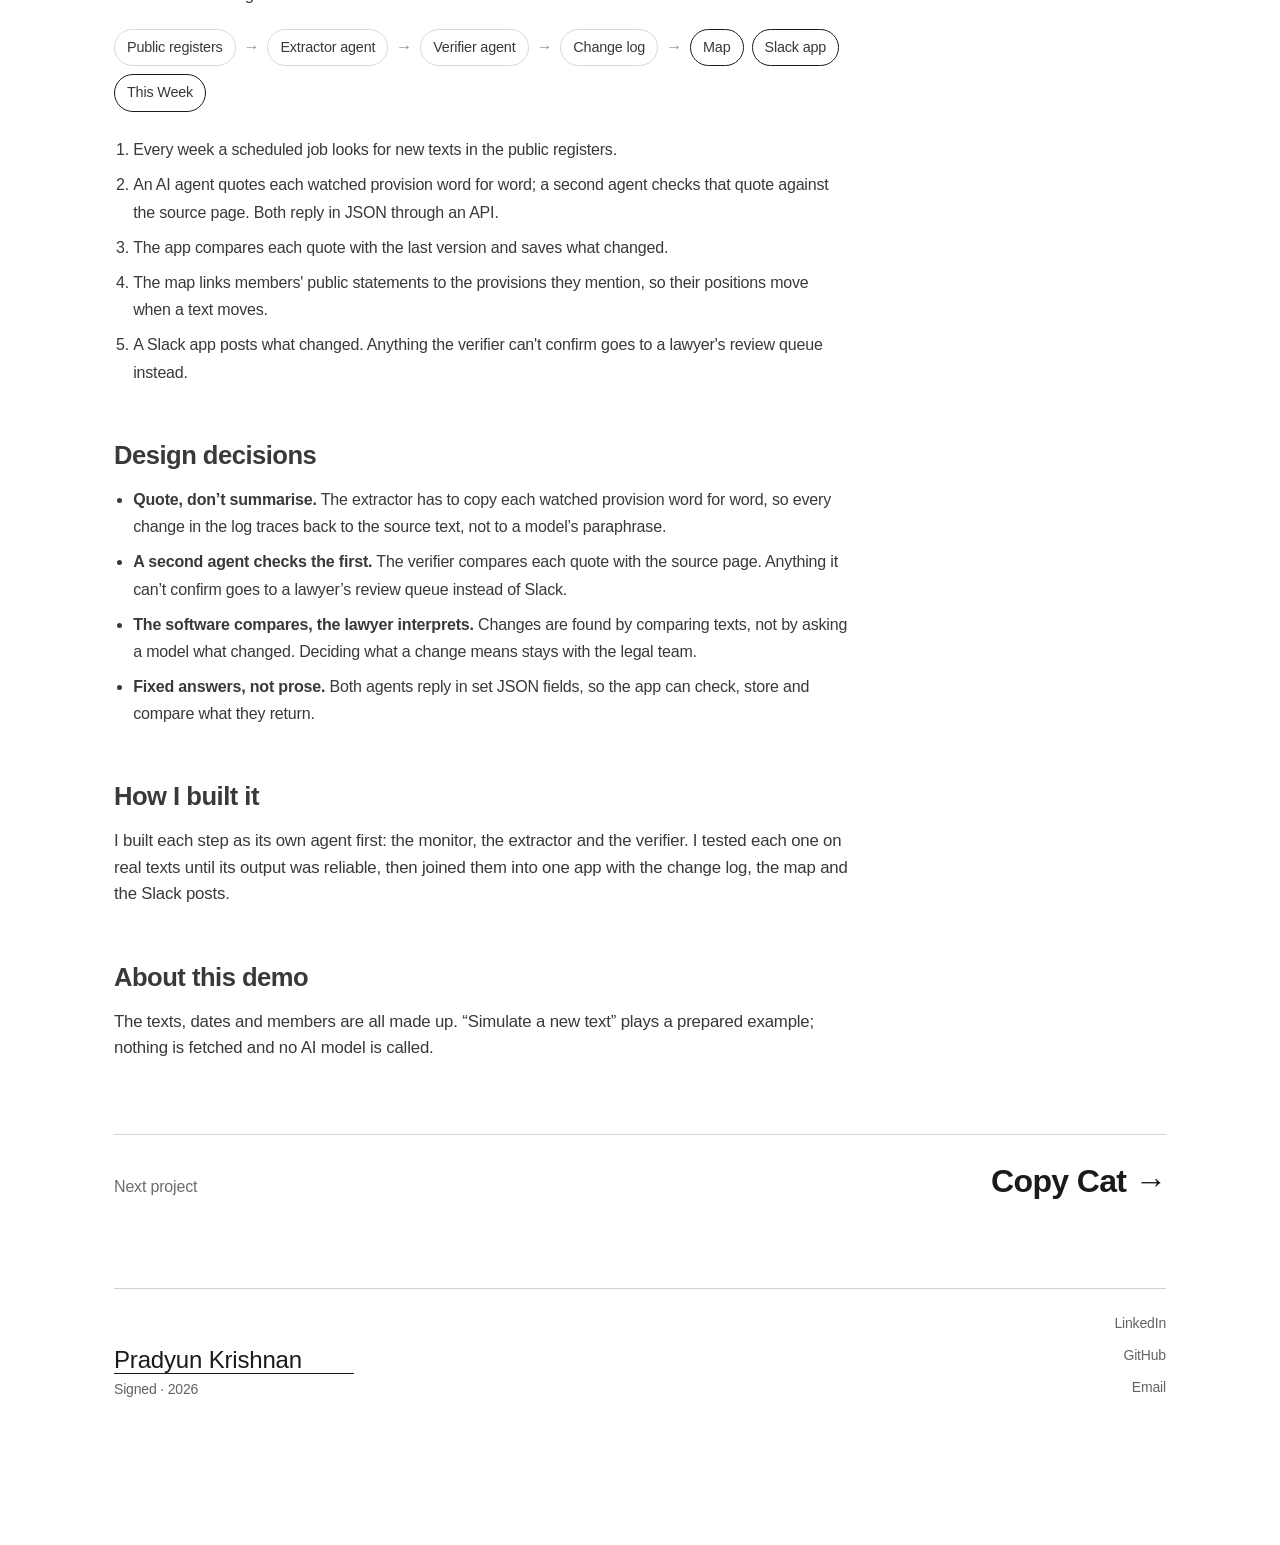
<file: work/rete.html>
<!doctype html>
<html lang="en">
  <head>
    <meta charset="utf-8" />
    <meta name="viewport" content="width=device-width, initial-scale=1" />
    <title>Rete · Pradyun Krishnan</title>
    <link rel="icon" href="../favicon.png" type="image/png" />
    <link rel="apple-touch-icon" href="../apple-touch-icon.png" />
    <link rel="stylesheet" href="../styles.css?v=137" />
    <script>
      try {
        const theme = localStorage.getItem('theme')
        if (theme === 'blue' || theme === 'xmas') document.documentElement.classList.add(theme)
        if (sessionStorage.getItem('visited')) document.documentElement.dataset.visited = ''
        sessionStorage.setItem('visited', '1')
      } catch {}
    </script>
    <!-- Vercel Web Analytics (cookieless). Only on the live site, so local
         previews don't count as visits or log a missing-file error. -->
    <script>
      if (/(^|\.)pradyunkrishnan\.com$|\.vercel\.app$/.test(location.hostname)) {
        window.va = window.va || function () { (window.vaq = window.vaq || []).push(arguments) }
        const s = document.createElement('script')
        s.defer = true
        s.src = '/_vercel/insights/script.js'
        document.head.append(s)
      }
    </script>
  </head>
  <body>
    <!-- top bar: contents on the left, contact and LinkedIn on the right -->
    <header class="topbar">
      <div class="topbar-start">
        <a class="pill topbar-mark" href="../index.html" aria-label="Pradyun Krishnan, home">PK</a>
      <div class="menu">
        <button class="pill" type="button" aria-expanded="false" aria-controls="contents-menu" data-menu>Contents</button>
        <ol class="menu-panel contents-menu" id="contents-menu" hidden>
          <li><a href="../index.html#intro">The Intro</a></li>
          <li><a href="../index.html#projects">Projects</a></li>
          <li><a href="../index.html#experience">Experience</a></li>
          <li><a href="../index.html#awards">Awards</a></li>
          <li><a href="../index.html#film">The Film Roll</a></li>
          <li><a href="../index.html#places">Places</a></li>
        </ol>
      </div>
      <div class="menu languages">
        <!-- the greeting cycles through the languages below; this menu doesn't
             translate anything, it just says which languages I speak -->
        <button class="pill pill-greeting" type="button" aria-expanded="false" aria-controls="languages-menu" aria-label="Languages I speak" data-menu data-greetings="Hello|Hola|ನಮಸ್ಕಾರ|नमस्ते|Hallo|Hoi"><span data-greeting>Hello</span></button>
        <div class="menu-panel languages-menu" id="languages-menu" hidden>
          <p class="languages-title">I speak</p>
          <ul>
            <li lang="en"><span class="lang-native">English</span><span class="lang-name" lang="en">English</span></li>
            <li lang="es"><span class="lang-native">Español</span><span class="lang-name" lang="en">Spanish</span></li>
            <li lang="kn"><span class="lang-native">ಕನ್ನಡ</span><span class="lang-name" lang="en">Kannada</span></li>
            <li lang="hi"><span class="lang-native">हिन्दी</span><span class="lang-name" lang="en">Hindi</span></li>
            <li lang="de"><span class="lang-native">Deutsch</span><span class="lang-name" lang="en">German · <em>ein bisschen</em></span></li>
            <li lang="nl"><span class="lang-native">Nederlands</span><span class="lang-name" lang="en">Dutch</span></li>
          </ul>
          <p class="languages-note">This isn't a language switch. The site stays in English; this menu is just showing off.</p>
        </div>
      </div>
      </div>
      <div class="topbar-end">
        <div class="theme-menu" data-theme-menu>
          <button class="pill theme-pill" type="button" aria-haspopup="menu" aria-expanded="false" aria-controls="theme-pop" aria-label="Theme"><span class="theme-swatch" aria-hidden="true"></span><span class="theme-pill-label">Theme</span></button>
          <div class="theme-pop" id="theme-pop" role="menu" aria-label="Theme" hidden>
            <button type="button" role="menuitemradio" aria-checked="true" data-theme="mono"><span class="ts-dot ts-mono" aria-hidden="true"></span>Black<svg class="theme-check" viewBox="0 0 24 24" aria-hidden="true"><path d="M5 12.5l4.5 4.5L19 7.5" fill="none" stroke="currentColor" stroke-width="2.2" stroke-linecap="round" stroke-linejoin="round"/></svg></button>
            <button type="button" role="menuitemradio" aria-checked="false" data-theme="blue"><span class="ts-dot ts-blue" aria-hidden="true"></span>Blue<svg class="theme-check" viewBox="0 0 24 24" aria-hidden="true"><path d="M5 12.5l4.5 4.5L19 7.5" fill="none" stroke="currentColor" stroke-width="2.2" stroke-linecap="round" stroke-linejoin="round"/></svg></button>
            <button type="button" role="menuitemradio" aria-checked="false" data-theme="xmas" ><span class="ts-dot ts-xmas" aria-hidden="true"></span>Christmas<svg class="theme-check" viewBox="0 0 24 24" aria-hidden="true"><path d="M5 12.5l4.5 4.5L19 7.5" fill="none" stroke="currentColor" stroke-width="2.2" stroke-linecap="round" stroke-linejoin="round"/></svg></button>
          </div>
        </div>
        <a class="pill" href="#contact" data-mail>Contact</a>
        <a class="pill pill-icon" href="https://nl.linkedin.com/in/pradyun-krishnan" target="_blank" rel="noreferrer" aria-label="LinkedIn"><svg viewBox="0 0 24 24" aria-hidden="true"><path fill="currentColor" d="M4.98 3.5a2.5 2.5 0 1 1 0 5 2.5 2.5 0 0 1 0-5ZM3 9.75h4v11H3v-11Zm6.5 0h3.8v1.5h.06c.53-1 1.83-1.85 3.76-1.85 4.02 0 4.88 2.4 4.88 5.8v5.55h-4v-4.92c0-1.17-.02-2.68-1.64-2.68-1.64 0-1.9 1.28-1.9 2.6v5h-4v-11Z"/></svg></a>
      </div>
    </header>

    <main class="page work-page">
      <a class="work-back" href="../index.html#projects">← All projects</a>
      <p class="project-kind">Regulatory tracking</p>
      <h1 class="work-title">Rete</h1>
      <p class="work-lede">Tracks regulatory changes as laws move through the process, shows exactly what changed in the text and posts updates to Slack.</p>
      <p class="work-note">A rebuild with fictional data. In this demo the AI steps are scripted, and nothing is sent to a model. The real tool is under NDA.</p>

      <div class="work-demo" style="--bg: linear-gradient(150deg, #1F7A80 0%, #5f9c8f 50%, #D0812F 100%)">
        <iframe src="../demos/rete.html?v=5" title="Rete demo"></iframe>
      </div>

      <section class="work-how" aria-labelledby="problem-title">
        <h2 id="problem-title" class="work-h2">The problem</h2>
        <p class="work-intro">EU digital laws keep changing while they are negotiated. Every new Council, Parliament or trilogue text has to be found, compared with the last one and checked for what actually changed for the business. By hand, that means reading long texts side by side every week, and a small change, like “may” becoming “shall”, is easy to miss.</p>
      </section>

      <section class="work-how" aria-labelledby="how-title">
        <h2 id="how-title" class="work-h2">How it works</h2>
        <p class="work-intro">Rete tracks regulation as it changes, shows the team exactly what changed in the law, and flags it the moment something moves.</p>
        <div class="work-flow"><span class="flow-step">Public registers</span><i aria-hidden="true">→</i><span class="flow-step">Extractor agent</span><i aria-hidden="true">→</i><span class="flow-step">Verifier agent</span><i aria-hidden="true">→</i><span class="flow-step">Change log</span><i aria-hidden="true">→</i><span class="flow-step is-out">Map</span><span class="flow-step is-out">Slack app</span><span class="flow-step is-out">This Week</span></div>
        <ol class="work-steps"><li>Every week a scheduled job looks for new texts in the public registers.</li><li>An AI agent quotes each watched provision word for word; a second agent checks that quote against the source page. Both reply in JSON through an API.</li><li>The app compares each quote with the last version and saves what changed.</li><li>The map links members' public statements to the provisions they mention, so their positions move when a text moves.</li><li>A Slack app posts what changed. Anything the verifier can't confirm goes to a lawyer's review queue instead.</li></ol>
      </section>

      <section class="work-how" aria-labelledby="choices-title">
        <h2 id="choices-title" class="work-h2">Design decisions</h2>
        <ul class="work-steps work-points"><li><b>Quote, don’t summarise.</b> The extractor has to copy each watched provision word for word, so every change in the log traces back to the source text, not to a model’s paraphrase.</li><li><b>A second agent checks the first.</b> The verifier compares each quote with the source page. Anything it can’t confirm goes to a lawyer’s review queue instead of Slack.</li><li><b>The software compares, the lawyer interprets.</b> Changes are found by comparing texts, not by asking a model what changed. Deciding what a change means stays with the legal team.</li><li><b>Fixed answers, not prose.</b> Both agents reply in set JSON fields, so the app can check, store and compare what they return.</li></ul>
      </section>

      <section class="work-how" aria-labelledby="built-title">
        <h2 id="built-title" class="work-h2">How I built it</h2>
        <p class="work-intro">I built each step as its own agent first: the monitor, the extractor and the verifier. I tested each one on real texts until its output was reliable, then joined them into one app with the change log, the map and the Slack posts.</p>
      </section>

      <section class="work-how" aria-labelledby="demo-title">
        <h2 id="demo-title" class="work-h2">About this demo</h2>
        <p class="work-intro">The texts, dates and members are all made up. “Simulate a new text” plays a prepared example; nothing is fetched and no AI model is called.</p>
      </section>

      <a class="work-next" href="copy-cat.html"><span>Next project</span><b>Copy Cat →</b></a>

      <footer class="footer">
        <div class="signature">
          <span class="signature-line">Pradyun Krishnan</span>
          <span>Signed · <span data-year>2026</span></span>
        </div>
        <span class="footer-links">
          <a href="https://nl.linkedin.com/in/pradyun-krishnan" target="_blank" rel="noreferrer">LinkedIn</a>
          <a href="https://github.com/PradyunKrishnan" target="_blank" rel="noreferrer">GitHub</a>
          <a href="#contact" data-mail>Email</a>
        </span>
      </footer>
    </main>

    <script src="../script.js?v=137"></script>
  </body>
</html>
</file>
<file: styles.css>
/* Design tokens and component styles adapted from cali.so (MIT, see
   THIRD_PARTY_NOTICES.md). Edit colors here; components only use tokens. */

/* Two inks on white paper: black (default) and blue (.blue). Every gray
   step is just ink mixed into the sheet, so changing --ink re-themes all. */
:root {
  --ink: oklch(0.22 0 0);
  --sheet: oklch(1 0 0);

  --gray-1: var(--sheet);
  --gray-2: color-mix(in oklab, var(--ink) 3%, var(--sheet));
  --gray-3: color-mix(in oklab, var(--ink) 6%, var(--sheet));
  --gray-4: color-mix(in oklab, var(--ink) 18%, var(--sheet));
  --gray-5: color-mix(in oklab, var(--ink) 28%, var(--sheet));
  --gray-6: color-mix(in oklab, var(--ink) 40%, var(--sheet));
  --gray-7: color-mix(in oklab, var(--ink) 52%, var(--sheet));
  --gray-8: color-mix(in oklab, var(--ink) 64%, var(--sheet));
  --gray-9: color-mix(in oklab, var(--ink) 74%, var(--sheet));
  --gray-10: color-mix(in oklab, var(--ink) 84%, var(--sheet));
  --gray-11: color-mix(in oklab, var(--ink) 93%, var(--sheet));
  --gray-12: var(--ink);

  --background: var(--gray-1);
  --foreground: var(--gray-12);
  --body: var(--gray-10);
  --muted-foreground: var(--gray-8);
  --muted: var(--gray-3);
  --border: var(--gray-4);
  --popover: var(--gray-1);
  --selection: color-mix(in oklab, var(--ink) 16%, transparent);

  /* the one lit pixel; redline red is reserved for tracked changes */
  --signal: var(--ink);
  --redline: oklch(0.58 0.2 27);

  --paper: oklch(1 0 0);
  --paper-ink: var(--ink);

  --ease-swift: cubic-bezier(0.2, 0.8, 0.2, 1);
  --ease-spring: cubic-bezier(0.34, 1.56, 0.64, 1);
  --shadow-medium: 0 8px 30px rgb(0 0 0 / 0.12);
  --shadow-tooltip: 0 4px 8px rgb(0 0 0 / 0.04), 0 1px 1px rgb(0 0 0 / 0.02);
  --border-hairline: 1px;
  --z-nav: 100;

  /* SF Pro on Apple devices (it can't be hosted on the web, so the system
     font stack asks for it); each device's own system font elsewhere */
  --font-display: -apple-system, BlinkMacSystemFont, 'SF Pro Display', 'Segoe UI', Roboto, 'Helvetica Neue', Arial, sans-serif;
  --font-sans: -apple-system, BlinkMacSystemFont, 'SF Pro Text', 'Segoe UI', Roboto, 'Helvetica Neue', Arial, sans-serif;
  --font-italic: var(--font-sans);
  --font-mono: ui-monospace, SFMono-Regular, Menlo, monospace;

  color-scheme: light;
}

@media only screen and (min-resolution: 192dpi) {
  :root {
    --border-hairline: 0.5px;
  }
}

/* a deep fountain-pen blue; secondary text steps up one level so it
   still clears 4.5:1 on white */
:root.blue {
  --ink: oklch(0.4 0.2 264);
  --muted-foreground: var(--gray-9);
}

@media (prefers-contrast: more) {
  :root {
    --body: var(--gray-12);
    --muted-foreground: var(--gray-11);
    --border: var(--gray-7);
  }
}

/* ── Base ─────────────────────────────────────────────────────────── */

*,
*::before,
*::after {
  box-sizing: border-box;
}

html {
  -webkit-text-size-adjust: 100%;
  scroll-behavior: smooth;
  /* keep section titles clear of the fixed top bar */
  scroll-padding-top: 5rem;
}

@media (prefers-reduced-motion: reduce) {
  html {
    scroll-behavior: auto;
  }
}

body {
  margin: 0;
  min-height: 100vh;
  overflow-x: clip;
  background: var(--background);
  color: var(--body);
  font-family: var(--font-sans);
  font-size: 1rem;
  line-height: 1.65;
  letter-spacing: -0.011em;
  -webkit-font-smoothing: antialiased;
}

::selection {
  background: var(--selection);
}

a {
  color: inherit;
  text-decoration: none;
}

:focus-visible {
  outline: 1px solid var(--gray-9);
  outline-offset: 3px;
  border-radius: 2px;
}

h1,
h2,
h3,
p,
ul {
  margin: 0;
  padding: 0;
}

ul {
  list-style: none;
}

.sr-only {
  position: absolute;
  width: 1px;
  height: 1px;
  overflow: hidden;
  clip: rect(0 0 0 0);
  white-space: nowrap;
}

/* disable every transition while the theme flips */
.theme-switching * {
  transition: none !important;
}

/* ── Page ─────────────────────────────────────────────────────────── */

.page {
  /* wide sheet (1120px content, as on stympaul.com); text-heavy blocks
     sit in a narrower centred measure so lines stay readable */
  --measure: 44rem;
  width: 100%;
  max-width: 73rem;
  margin: 0 auto;
  padding: 4rem 1.5rem 9rem;
}

.section .list,
.section > p,
.page > .list,
.page > article {
  max-width: var(--measure);
  margin-left: auto;
  margin-right: auto;
}

/* ── Top bar: Contents left, Contact and LinkedIn right ────────────── */

.topbar {
  position: fixed;
  top: 0;
  left: 0;
  right: 0;
  z-index: var(--z-nav);
  display: flex;
  justify-content: space-between;
  align-items: flex-start;
  padding: 0.5rem 1rem;
  background: color-mix(in oklab, var(--background) 92%, transparent);
  pointer-events: none;
}

.topbar > * {
  pointer-events: auto;
}

.topbar-start,
.topbar-end {
  display: flex;
  align-items: flex-start;
  gap: 0.5rem;
}

/* plain text links: the underline draws in from the left on hover
   (skiper40) and an open menu keeps it */
.pill {
  position: relative;
  display: inline-flex;
  align-items: center;
  justify-content: center;
  min-width: 2.75rem;
  min-height: 2.75rem;
  padding: 0 0.5rem;
  border: 0;
  background: none;
  color: var(--foreground);
  font-family: var(--font-display);
  font-size: 1.25rem;
  line-height: 1;
  cursor: pointer;
}

.pill::after {
  content: '';
  position: absolute;
  left: 0.5rem;
  right: 0.5rem;
  bottom: 0.5rem;
  height: 1px;
  background: currentColor;
  transform: scaleX(0);
  transform-origin: right center;
  transition: transform 300ms cubic-bezier(0.4, 0, 0.2, 1);
}

.pill:hover::after,
.pill:focus-visible::after,
.pill[aria-expanded='true']::after {
  transform: scaleX(1);
  transform-origin: left center;
}

.pill-icon::after {
  display: none;
}

.pill-icon svg {
  width: 1.0625rem;
  height: 1.0625rem;
}

.topbar-mark {
  margin-right: 0.5rem;
  font-size: 1.5rem;
}

.menu {
  position: relative;
}

.menu-panel {
  position: absolute;
  top: calc(100% + 0.5rem);
  left: 0;
  min-width: 15rem;
  margin: 0;
  padding: 0.5rem;
  border-radius: 0.875rem;
  background: var(--background);
  box-shadow: 0 0 0 1px var(--border), var(--shadow-medium);
  list-style: none;
  transform-origin: top left;
  animation: menu-in 160ms var(--ease-swift);
}

@keyframes menu-in {
  from {
    opacity: 0;
    transform: scale(0.96) translateY(-4px);
  }
}

.menu-panel[hidden] {
  display: none;
}

.contents-menu a {
  display: flex;
  align-items: baseline;
  gap: 0.75rem;
  min-height: 2.75rem;
  padding: 0.5rem 0.75rem;
  border-radius: 0.5rem;
  color: var(--foreground);
  font-family: var(--font-display);
  font-size: 1.375rem;
  line-height: 1.2;
}

.contents-menu a:hover,
.contents-menu a:focus-visible {
  background: var(--gray-3);
}

/* the greeting pill: a fixed width so it doesn't jump as words change */
.pill-greeting {
  min-width: 7rem;
}

.pill-greeting [data-greeting] {
  display: inline-block;
  transition: opacity 220ms ease, transform 220ms var(--ease-swift);
}

.pill-greeting [data-greeting][data-out] {
  opacity: 0;
  transform: translateY(-4px);
}

.languages-menu {
  min-width: 17rem;
  padding: 0.875rem 1rem 0.75rem;
}

.languages-title {
  color: var(--muted-foreground);
  font-family: var(--font-italic);
  font-size: 0.9375rem;
  font-style: italic;
}

.languages-menu ul {
  margin: 0.375rem 0 0;
  padding: 0;
  list-style: none;
}

.languages-menu li {
  display: flex;
  align-items: baseline;
  justify-content: space-between;
  gap: 1rem;
  padding: 0.4375rem 0;
  border-top: var(--border-hairline) solid var(--border);
}

.languages-menu li:first-child {
  border-top: 0;
}

.lang-native {
  color: var(--foreground);
  font-family: var(--font-display), 'Kannada Sangam MN', 'Noto Sans Kannada', 'Devanagari Sangam MN', 'Noto Sans Devanagari', serif;
  font-size: 1.375rem;
  line-height: 1.2;
}

.lang-name {
  color: var(--muted-foreground);
  font-size: 0.875rem;
  white-space: nowrap;
}

.lang-name em {
  font-family: var(--font-italic);
}

.languages-note {
  margin-top: 0.5rem;
  padding-top: 0.625rem;
  border-top: var(--border-hairline) dashed var(--border);
  color: var(--muted-foreground);
  font-size: 0.8125rem;
  line-height: 1.45;
  max-width: 15rem;
}

.contents-index {
  min-width: 2.25rem;
  color: var(--muted-foreground);
  font-family: var(--font-sans);
  font-size: 0.875rem;
  font-variant-numeric: tabular-nums;
}

@media (max-width: 39.99rem) {
  .topbar {
    padding: 0.25rem 0.5rem;
  }

  .pill {
    font-size: 1.0625rem;
    padding: 0 0.375rem;
  }

  .topbar-start,
  .topbar-end {
    gap: 0;
  }

  .pill-greeting {
    min-width: 5.75rem;
  }

  /* keep the panels on screen on a phone: the languages panel hangs from
     the left edge of the bar, not from its own pill */
  .topbar-start {
    position: relative;
  }

  .languages {
    position: static;
  }

  .languages-menu {
    min-width: min(17rem, calc(100vw - 1.5rem));
  }
}

/* ── Opening: text left of centre, portrait pinned top right ─────────── */

/* the opening breaks out of the narrow reading column to the page width */

/* narrow tablets: drop the outer gutters so both columns fit */

.intro {
  max-width: 33rem;
}

.name {
  color: var(--foreground);
  font-family: var(--font-display);
  font-size: clamp(2rem, 2.2vw, 2.5rem);
  font-weight: 400;
  line-height: 1.2;
  letter-spacing: -0.01em;
}

/* "lawyer": a bold word that opens a one-line note */
.reveal {
  padding: 0;
  border: 0;
  background: none;
  color: var(--foreground);
  font: inherit;
  font-weight: 700;
  text-decoration: underline dotted;
  text-decoration-color: var(--gray-6);
  text-underline-offset: 4px;
  cursor: pointer;
  transition: text-decoration-color 150ms ease;
}

.reveal:hover,
.reveal[aria-expanded='true'] {
  text-decoration-color: var(--foreground);
}

.reveal-note {
  display: grid;
  grid-template-rows: 0fr;
  opacity: 0;
  transition: grid-template-rows 300ms var(--ease-swift), opacity 200ms ease;
}

.reveal-note > span {
  overflow: hidden;
  color: var(--foreground);
  font-family: var(--font-italic);
  font-size: 1.0625rem;
  font-style: italic;
  line-height: 1.4;
}

.reveal-note[data-open] {
  grid-template-rows: 1fr;
  opacity: 1;
}

.reveal-note[data-open] > span {
  padding-top: 0.375rem;
}

/* the typed list: each item is written out, then struck through in red */
.typed-item {
  /* the red line is a background on the word itself, not a positioned
     ::after: iPhone Safari measured the ::after while the word was still
     being typed, then jumped and redrew it a moment later */
  --strike: var(--redline);
  white-space: nowrap;
  padding-inline: 1px;
  margin-inline: -1px;
  background: linear-gradient(var(--strike), var(--strike)) no-repeat 0 58% / 0% 3px;
  transition: background-size 260ms var(--ease-swift);
}

@supports (color: color-mix(in oklab, red 50%, transparent)) {
  .typed-item { --strike: color-mix(in oklab, var(--redline) 55%, transparent); }
}

.typed-item[data-struck] {
  background-size: 100% 3px;
}

.typed-caret {
  display: inline-block;
  width: 1px;
  height: 1em;
  margin-left: 1px;
  vertical-align: -0.12em;
  background: var(--foreground);
  animation: caret 900ms steps(1) infinite;
}

@keyframes caret {
  50% {
    opacity: 0;
  }
}

.typed-end {
  font-family: var(--font-display);
  font-size: 1.4em;
  font-style: italic;
  line-height: 1;
  color: var(--foreground);
}

.portrait {
  position: relative;
  display: block;
  flex-shrink: 0;
  width: 12rem;
  aspect-ratio: 1;
}

@media (min-width: 40rem) {
  .portrait {
    width: 100%;
  }
}

.halftone-canvas {
  position: absolute;
  inset: 0;
  width: 100%;
  height: 100%;
  opacity: 0;
  transition: opacity 600ms var(--ease-swift);
}

.portrait[data-ready] .halftone-canvas {
  opacity: 1;
}

/* ── Nav cards ────────────────────────────────────────────────────── */

/* manuscript sheets */

/* project mark: a rounded tile on construction lines */

/* envelope */

/* ── Sections ─────────────────────────────────────────────────────── */

.section {
  margin-top: clamp(5rem, 12vh, 9rem);
}

.section-head {
  display: flex;
  flex-direction: column;
  align-items: center;
  gap: 0.5rem;
}

.list {
  margin-top: 1rem;
}

/* hovering a row defocuses its siblings */

/* ── The Film Roll: negatives that unspool on scroll and develop when
      scratched, with a viewer for the whole roll ──────────────────── */

.film-sub {
  margin-top: -0.75rem;
  text-align: center;
}

.film-hint {
  margin-top: 0.25rem;
  color: var(--muted-foreground);
  font-family: var(--font-italic);
  font-size: 0.9375rem;
  font-style: italic;
  text-align: center;
  transition: opacity 400ms ease;
}

/* fades once someone has started scratching */
.film-hint[data-gone] {
  opacity: 0;
}

.roll {
  --film-top: oklch(0.56 0.12 52);
  --film-bottom: oklch(0.48 0.11 48);
  --film-print: oklch(0.92 0.06 70 / 0.75);
  max-width: 70rem;
  margin: 3.5rem auto 0;
}

.roll + .roll {
  margin-top: 6rem;
}

/* the photo list in the HTML is only data; the strips are built from it */
.roll > img {
  display: none;
}

.roll-head {
  display: flex;
  flex-wrap: wrap;
  align-items: baseline;
  gap: 0.25rem 0.875rem;
  margin: 0 0 1.125rem 0.875rem;
}

.roll-title {
  color: var(--foreground);
  font-family: var(--font-display);
  font-size: 1.75rem;
  font-weight: 400;
}

.roll-meta {
  color: var(--muted-foreground);
  font-size: 0.8125rem;
  letter-spacing: 0.04em;
}

.develop-all {
  margin-left: auto;
  min-height: 2.25rem;
  padding: 0 1.125rem;
  border: 1.5px solid var(--foreground);
  border-radius: 50% / 60%;
  background: none;
  color: var(--foreground);
  font-family: var(--font-display);
  font-size: 1.0625rem;
  cursor: pointer;
  transition: border-color 200ms ease, transform 200ms ease;
}

.develop-all:hover {
  border-color: var(--redline);
  transform: rotate(-2deg);
}

.develop-all[hidden] {
  display: none;
}

@media (pointer: coarse) {
  .develop-all {
    min-height: 2.75rem;
  }
}

/* a strip of five frames; sprocket holes and edge print top and bottom.
   --unspool (0 to 1, set from the scroll position) wipes it in from the left */
.strip {
  --unspool: 1;
  position: relative;
  display: flex;
  gap: 0.4375rem;
  margin: 0 auto 1.25rem;
  padding: 2.625rem 1rem;
  border-radius: 3px;
  background: linear-gradient(var(--film-top), var(--film-bottom));
  box-shadow: 0 1px 2px rgb(0 0 0 / 0.12), 0 8px 18px -8px rgb(0 0 0 / 0.3);
  clip-path: inset(0 calc((1 - var(--unspool)) * 100%) 0 0);
  transform: translateX(calc((var(--unspool) - 1) * 70px)) rotate(var(--tilt, 0deg));
  will-change: clip-path, transform;
}

.strip::before,
.strip::after,
.viewer-strip::before,
.viewer-strip::after {
  content: '';
  position: absolute;
  left: 0;
  right: 0;
  height: 0.875rem;
  background: var(--background);
  /* rounded sprocket holes, repeated along the edge */
  -webkit-mask: url("data:image/svg+xml;utf8,<svg xmlns='http://www.w3.org/2000/svg' width='22' height='14'><rect x='5' y='2' width='12' height='10' rx='2.5'/></svg>") repeat-x;
  mask: url("data:image/svg+xml;utf8,<svg xmlns='http://www.w3.org/2000/svg' width='22' height='14'><rect x='5' y='2' width='12' height='10' rx='2.5'/></svg>") repeat-x;
  pointer-events: none;
}

.strip::before,
.viewer-strip::before {
  top: 0.625rem;
}

.strip::after,
.viewer-strip::after {
  bottom: 0.625rem;
}

.strip-edge {
  position: absolute;
  top: 1.6875rem;
  left: 1.125rem;
  right: 1.125rem;
  overflow: hidden;
  color: var(--film-print);
  font-family: var(--font-sans);
  font-size: 0.5625rem;
  font-weight: 600;
  letter-spacing: 0.14em;
  line-height: 1;
  white-space: pre;
  pointer-events: none;
}

.frame {
  position: relative;
  flex: 1 1 0;
  min-width: 0;
  aspect-ratio: 3 / 2;
  padding: 0;
  border: 0;
  background: oklch(0.24 0.05 45);
  cursor: crosshair;
  touch-action: pan-y;
}

/* leader at the start of the roll, unexposed frames at the end */
.frame-leader {
  background: none;
  cursor: default;
}

.frame img,
.frame canvas {
  position: absolute;
  inset: 0;
  display: block;
  width: 100%;
  height: 100%;
  object-fit: cover;
  pointer-events: none;
  user-select: none;
  -webkit-user-drag: none;
}

/* the negative: the photo drawn into the canvas, then inverted and pushed
   through the orange of the film base */
.frame canvas {
  filter: invert(1) sepia(1) saturate(3) hue-rotate(-18deg) brightness(0.72) contrast(1.15);
  transition: opacity 900ms ease;
}

.frame[data-developed] canvas {
  opacity: 0;
}

.frame[data-developed] {
  cursor: zoom-in;
}

.frame:focus-visible {
  outline: 2px solid var(--redline);
  outline-offset: 2px;
}

.frame-no {
  position: absolute;
  top: calc(100% + 0.25rem);
  left: 0.125rem;
  color: var(--film-print);
  font-family: var(--font-sans);
  font-size: 0.5625rem;
  font-weight: 600;
  letter-spacing: 0.1em;
  line-height: 1;
  white-space: nowrap;
  pointer-events: none;
}

@media (max-width: 43.75rem) {
  .strip {
    gap: 0.25rem;
    padding: 2.125rem 0.5rem;
  }

  .strip-edge,
  .frame-no {
    font-size: 0.4375rem;
  }

  .strip-edge {
    top: 1.375rem;
  }
}

/* the viewer: one large frame of the roll, still scratchable */
.viewer {
  position: fixed;
  inset: 0;
  z-index: 300;
  display: grid;
  place-items: center;
  padding: 1.125rem;
  background: rgb(20 12 6 / 0.62);
}

.viewer[hidden] {
  display: none;
}

.viewer-inner {
  display: flex;
  flex-direction: column;
  align-items: center;
  gap: 0.875rem;
  color: oklch(0.985 0.004 90);
}

.viewer-count {
  font-family: var(--font-italic);
  font-size: 1.125rem;
  font-style: italic;
}

.viewer-row {
  display: flex;
  align-items: center;
  gap: 1.125rem;
}

.viewer-strip {
  position: relative;
  padding: 2.75rem 1.125rem;
  border-radius: 3px;
  background: linear-gradient(rgb(255 255 255 / 0.07), rgb(0 0 0 / 0.12)), oklch(0.53 0.12 50);
}

.viewer-strip .frame {
  flex: none;
  width: min(56vw, calc(105svh - 315px), 686px);
}

.viewer-caption {
  min-height: 1.2em;
  color: oklch(0.9 0.02 70);
  font-size: 0.875rem;
}

.viewer-nav,
.viewer-button {
  border: 1.5px solid currentColor;
  border-radius: 50% / 60%;
  background: none;
  color: inherit;
  font-family: var(--font-display);
  cursor: pointer;
  transition: border-color 200ms ease;
}

.viewer-nav {
  width: 3rem;
  height: 3.625rem;
  font-size: 1.6rem;
  line-height: 1;
}

.viewer-button {
  min-height: 2.75rem;
  padding: 0 1.25rem;
  font-size: 1.0625rem;
}

.viewer-nav:hover,
.viewer-button:hover {
  border-color: oklch(0.9 0.1 85);
}

.viewer-nav:disabled {
  opacity: 0.25;
  pointer-events: none;
}

.viewer-button[hidden] {
  display: none;
}

@media (max-width: 43.75rem) {
  .viewer-row {
    gap: 0.5rem;
  }

  .viewer-strip {
    padding: 2.25rem 0.625rem;
  }

  .viewer-strip .frame {
    width: 70vw;
  }

  .viewer-nav {
    width: 2.5rem;
    height: 3rem;
  }
}

/* ── Legal marks: tracked changes, footnotes, section signs ───────── */

/* ── Footer: a signature block ────────────────────────────────────── */

.footer {
  display: grid;
  grid-template-columns: minmax(0, 1fr) max-content;
  align-items: end;
  gap: 1.5rem;
  margin-top: 5rem;
  padding-top: 1.25rem;
  border-top: var(--border-hairline) solid var(--border);
  color: var(--muted-foreground);
  font-size: 0.875rem;
}

.signature {
  display: flex;
  flex-direction: column;
  gap: 0.25rem;
  max-width: 15rem;
}

.signature-line {
  height: 1.75rem;
  border-bottom: 1px solid var(--foreground);
  color: var(--foreground);
  font-family: var(--font-display);
  font-size: 1.5rem;
  font-style: italic;
  line-height: 1.75rem;
}

.footer a {
  display: inline-flex;
  align-items: center;
  min-height: 1.75rem;
}

.footer a:hover {
  color: var(--foreground);
}

/* small text links get a 44px tap area on touch screens */
@media (pointer: coarse) {
  .footer a{
    min-height: 2.75rem;
  }

  
}

.footer-links {
  display: flex;
  flex-direction: column;
  align-items: flex-end;
  gap: 0.25rem;
}

/* ── Inner pages ──────────────────────────────────────────────────── */

/* post */

/* ── Entrances: blocks develop into focus, they don't slide ───────── */

@keyframes enter-develop {
  from {
    opacity: 0;
    filter: blur(4px);
  }
}

@keyframes enter-swing {
  from {
    opacity: 0;
    transform: translateY(12px) rotate(-2deg);
    filter: blur(2px);
  }
}

/* entrances play once per visit, not on every page */

@media (prefers-reduced-motion: reduce) {
  *,
  *::before,
  *::after {
    animation: none !important;
    transition: none !important;
  }
}

/* ── Version one: legal document meets code ───────────────────────── */

/* a line of "code" under the intro */

/* blanks waiting for content are marked so they're easy to spot */

[class] > .blank {
  color: var(--redline);
}

/* section heads: a code-style path above a large serif title */
.section-head {
  display: flex;
  flex-direction: column;
  align-items: center;
  gap: 0.375rem;
  margin-bottom: 2.5rem;
  text-align: center;
}

.section-code {
  color: var(--muted-foreground);
  font-family: var(--font-mono);
  font-size: 0.8125rem;
  letter-spacing: 0.02em;
}

.section-code span {
  opacity: 0.6;
}

.section-title {
  color: var(--foreground);
  font-family: var(--font-display);
  font-size: clamp(2.75rem, 4.9vw, 4.4rem);
  font-weight: 400;
  line-height: 1;
  letter-spacing: -0.01em;
}

/* ── § 06 Places: a dotted world map ────────────────────────────────── */

/* ── Text roll on the top tabs (skiper58): letters roll up on hover,
      from the centre outwards ─────────────────────────────────────── */

.roll-text {
  position: relative;
  display: inline-block;
  overflow: hidden;
  line-height: 1;
  vertical-align: bottom;
}

.roll-text .roll-row {
  display: block;
  white-space: pre;
}

.roll-text .roll-row + .roll-row {
  position: absolute;
  top: 100%;
  left: 0;
}

.roll-text .roll-char {
  display: inline-block;
  transition: transform 380ms cubic-bezier(0.45, 0, 0.2, 1);
  transition-delay: var(--delay, 0ms);
}

@media (hover: hover) and (pointer: fine) {
  .pill:hover .roll-char {
    transform: translateY(-100%);
  }
}

/* ── Ink toggle: the new ink wipes across the page on a diagonal ────── */

::view-transition-old(root),
::view-transition-new(root) {
  animation: none;
  mix-blend-mode: normal;
}

::view-transition-new(root) {
  animation: ink-wipe 700ms cubic-bezier(0.65, 0, 0.35, 1);
}

@keyframes ink-wipe {
  from {
    clip-path: polygon(0 0, 0 0, -30% 100%, -30% 100%);
  }

  to {
    clip-path: polygon(0 0, 130% 0, 100% 100%, -30% 100%);
  }
}

/* Lenis drives scrolling, so the browser's own smooth scroll steps aside */
html.has-lenis {
  scroll-behavior: auto;
}

/* ── Opening: the name spreads flat around the portrait ────────────── */

.opening {
  /* full width of the window, and tucked up under the top bar */
  width: 100vw;
  margin-top: -4rem;
  margin-left: calc(50% - 50vw);
}

.opening-stage {
  position: relative;
  height: 100svh;
  min-height: 32rem;
  overflow: hidden;
}

/* without the script, the name simply sits stacked in the middle */
.opening-name {
  position: absolute;
  inset: 0;
  display: flex;
  flex-direction: column;
  align-items: center;
  justify-content: center;
  margin: 0;
  color: var(--foreground);
  font-family: var(--font-display);
  font-size: clamp(3rem, 13.5vw, 9.5rem);
  font-weight: 400;
  line-height: 0.88;
  letter-spacing: -0.02em;
  pointer-events: none;
}

.opening.is-live .opening-word {
  visibility: hidden;
}

.opening-letter {
  position: absolute;
  top: 0;
  left: 0;
  z-index: 2;
  color: var(--foreground);
  font-family: var(--font-display);
  line-height: 1;
  transform-origin: 50% 60%;
  will-change: transform;
  pointer-events: none;
}

.opening .opening-portrait {
  position: absolute;
  top: 50%;
  left: 50%;
  z-index: 1;
  width: var(--seal-size, 18rem);
  height: var(--seal-size, 18rem);
  margin: calc(var(--seal-size, 18rem) / -2) 0 0 calc(var(--seal-size, 18rem) / -2);
  clip-path: circle(50%);
  transform: scale(var(--grow, 1));
  will-change: transform;
}

.intro-more {
  display: flex;
  flex-direction: column;
  justify-content: center;
  min-height: 80svh;
  max-width: var(--measure);
  margin-left: auto;
  margin-right: auto;
  font-size: clamp(1.0625rem, 1.6vw, 1.25rem);
  line-height: 1.75;
}

/* the next screen: the tagline large, then the typewriter paragraph */
.intro-lead {
  color: var(--foreground);
  font-family: var(--font-display);
  font-size: clamp(2.5rem, 6vw, 4.5rem);
  line-height: 1.05;
  letter-spacing: -0.01em;
}

.intro-lead .reveal {
  font-family: inherit;
  font-weight: inherit;
  font-style: italic;
}

.intro-more .typed {
  margin-top: 2rem;
}

/* "I am…." starts a new line */
.typed-close::before {
  content: '\A';
  white-space: pre;
}

.typed-close + .typed-end,
.typed-end {
  font-family: var(--font-display);
  font-size: 2.2em;
  font-style: italic;
  color: var(--foreground);
}

/* tagline and typed paragraph share one left edge */
.intro-more > * {
  width: 100%;
}

.intro-more .typed {
  font-size: clamp(1.1875rem, 2vw, 1.5rem);
  line-height: 1.6;
}

.ts-dot {
  width: 1.125rem;
  height: 1.125rem;
  border-radius: 50%;
  transition: transform 200ms var(--ease-swift);
}

.ts-mono {
  background: oklch(0.22 0 0);
}

.ts-blue {
  background: oklch(0.4 0.2 264);
}

/* Kannada and Devanagari sit taller than Latin letters; give the rolling
   greeting room so their tops aren't clipped */
.pill-greeting .roll-text {
  line-height: 1.35;
}

/* ── SF Pro type: headings are semibold and tight, nothing is italic ── */

.name,
.opening-name,
.opening-letter,
.intro-lead,
.section-title,
.roll-title{
  font-weight: 600;
  letter-spacing: -0.025em;
}

.pill {
  font-size: 1rem;
  font-weight: 500;
}

html * {
  font-style: normal !important;
}

/* ── § 01 Projects: tiles that come alive on hover ─────────────────── */
.tiles { list-style: none; margin: 0; padding: 0; display: grid; grid-template-columns: 1fr 1fr; column-gap: clamp(20px, 4vw, 56px); row-gap: 56px; align-items: start; }
.tiles > li:nth-child(even) { margin-top: 140px; }
.tile { display: flex; flex-direction: column; gap: 12px; color: var(--ink); text-decoration: none; }
.tile-head { display: flex; flex-direction: column; gap: 2px; }
.tile-name { font-size: clamp(1.4rem, 2.4vw, 2rem); font-weight: 600; letter-spacing: -0.03em; line-height: 1.1; }
.tile-desc { font-size: 0.95rem; color: color-mix(in oklch, var(--ink) 65%, var(--sheet)); }
.tile-cover { position: relative; display: block; aspect-ratio: var(--ar, 5 / 4); border-radius: 18px; overflow: hidden; background: var(--bg, #f1efeb); isolation: isolate;
  filter: saturate(0.15) brightness(0.97); transition: filter .6s ease, transform .6s cubic-bezier(.2,.8,.2,1), box-shadow .6s ease; }
/* a soft light that follows the pointer */
.tile-cover::after { content: ''; position: absolute; inset: 0; z-index: 2; pointer-events: none; opacity: 0; transition: opacity .4s ease;
  background: radial-gradient(320px circle at var(--mx, 50%) var(--my, 40%), rgb(255 255 255 / 0.32), transparent 65%); mix-blend-mode: soft-light; }
.tile:hover .tile-cover, .tile:focus-visible .tile-cover, .tile.is-live .tile-cover { filter: none; transform: translateY(-4px); box-shadow: 0 30px 60px -30px rgb(0 0 0 / 0.35); }
.tile:hover .tile-cover::after, .tile.is-live .tile-cover::after { opacity: 1; }
.tile-window { position: absolute; left: 9%; right: 9%; top: 12%; bottom: -2%; overflow: hidden; border-radius: 12px 12px 0 0; background: #fff; box-shadow: 0 18px 40px -12px rgb(0 0 0 / 0.35); }
.tile-window iframe { position: absolute; left: 0; top: 0; width: 820px; height: calc(100% / var(--s, 0.5)); border: 0; transform: scale(var(--s, 0.5)); transform-origin: 0 0; pointer-events: none; }
.tile-foot { display: flex; justify-content: space-between; font: 500 12px/1 var(--font-mono); letter-spacing: 0.06em; color: color-mix(in oklch, var(--ink) 60%, var(--sheet)); }
.tile-cta i { display: inline-block; transition: transform .3s ease; }
.tile:hover .tile-cta { color: var(--ink); }
.tile:hover .tile-cta i { transform: translate(2px, -2px); }

@media (max-width: 760px) {
  .tiles { grid-template-columns: 1fr; row-gap: 40px; }
  .tiles > li:nth-child(even) { margin-top: 0; }
}
@media (prefers-reduced-motion: reduce) { .tile-cover { transition: none; } .tile:hover .tile-cover { transform: none; } }

/* ── project pages (work/*.html) ─────────────────────────────────────── */
.work-page { max-width: 1100px; }
.work-back { display: inline-block; margin-bottom: 36px; color: color-mix(in oklch, var(--ink) 65%, var(--sheet)); text-decoration: none; font-size: 0.95rem; }
.work-back:hover { color: var(--ink); }
.work-title { margin: 0 0 14px; font-size: clamp(2.6rem, 7vw, 5rem); font-weight: 600; letter-spacing: -0.04em; line-height: 0.95; color: var(--ink); }
.work-lede { margin: 0 0 8px; max-width: 42rem; font-size: clamp(1.1rem, 2vw, 1.35rem); line-height: 1.5; color: var(--ink); }
.work-note { margin: 0 0 36px; font-size: 0.9rem; color: color-mix(in oklch, var(--ink) 60%, var(--sheet)); }
.work-demo { padding: clamp(16px, 4vw, 48px); border-radius: 24px; background: var(--bg); }
.work-demo iframe { display: block; width: 100%; height: min(820px, 85vh); border: 0; border-radius: 14px; background: #fff; box-shadow: 0 30px 70px -30px rgb(0 0 0 / 0.45); }
.work-how { margin-top: 64px; max-width: 46rem; }
.work-h2 { margin: 0 0 10px; font-size: 1.6rem; font-weight: 600; letter-spacing: -0.02em; }
.work-intro { margin: 0 0 20px; font-size: 1.05rem; line-height: 1.6; }
.work-flow { display: flex; flex-wrap: wrap; align-items: center; gap: 8px; margin-bottom: 24px; }
.flow-step { padding: 6px 12px; border-radius: 999px; border: 1px solid color-mix(in oklch, var(--ink) 15%, var(--sheet)); font-size: 0.9rem; }
.flow-step.is-out { border-color: var(--ink); }
.work-flow i { font-style: normal; color: color-mix(in oklch, var(--ink) 45%, var(--sheet)); }
.work-steps { margin: 0; padding-left: 1.2rem; line-height: 1.7; }
.work-steps li + li { margin-top: 8px; }
.work-next { display: flex; justify-content: space-between; align-items: baseline; gap: 16px; margin: 72px 0 24px; padding-top: 20px; border-top: 1px solid color-mix(in oklch, var(--ink) 15%, var(--sheet)); color: var(--ink); text-decoration: none; }
.work-next span { color: color-mix(in oklch, var(--ink) 60%, var(--sheet)); }
.work-next b { font-size: clamp(1.4rem, 3vw, 2rem); letter-spacing: -0.02em; }
.work-next:hover b { text-decoration: underline; text-underline-offset: 6px; }

html.lenis-stopped { overflow: hidden; }
.intro-more { min-height: 100vh; min-height: 100svh; box-sizing: border-box; }
.section-title .word, .section-title > div { white-space: nowrap; }

/* tiles, take two: one project per row, a big demo you can read and click */
.tiles { grid-template-columns: 1fr; row-gap: clamp(64px, 9vw, 120px); }
.tiles > li:nth-child(even) { margin-top: 0; }
.tiles > li { width: min(100%, 1120px); }
.tiles > li:nth-child(odd) { margin-right: auto; }
.tiles > li:nth-child(even) { margin-left: auto; }
.tiles .tile-cover { aspect-ratio: 16 / 10; cursor: pointer; }
.tiles .tile-window { left: 5%; right: 5%; top: 7%; bottom: 0; cursor: auto; }
.tiles .tile-window iframe { width: calc(100% / var(--s, 1)); height: calc(100% / var(--s, 1)); transform: scale(var(--s, 1)); pointer-events: auto; }
.tile-name { color: inherit; text-decoration: none; }
.tile-name:hover { text-decoration: underline; text-underline-offset: 5px; }
.tile-cta { color: inherit; text-decoration: none; }

.tiles > li:last-child { width: min(100%, 720px); }
@media (max-width: 700px) {
  .tiles .tile-cover { aspect-ratio: 4 / 5; }
  .tiles .tile-window { left: 4%; right: 4%; top: 5%; }
  
}

/* tiles, clean column: every tile the same width, aligned */
.tiles > li, .tiles > li:nth-child(odd), .tiles > li:nth-child(even), .tiles > li:last-child { width: 100%; margin-left: 0; margin-right: 0; }
.tiles { max-width: 1120px; margin-inline: auto; row-gap: clamp(56px, 7vw, 96px); }

/* the demo is shielded from the wheel until clicked, so scrolling stays smooth */
.tiles .tile-window iframe { pointer-events: none; }
.tile.is-using .tile-window iframe { pointer-events: auto; }
.tile-shield { position: absolute; inset: 0; z-index: 3; display: flex; align-items: flex-end; justify-content: center; padding: 0 0 18px; border: 0; background: transparent; cursor: pointer; font: inherit; }
.tile-shield span { padding: 8px 16px; border-radius: 999px; background: rgb(22 23 26 / 0.82); color: #fff; font-size: 13px; font-weight: 500; opacity: 0; transform: translateY(6px); transition: opacity .3s ease, transform .3s ease; }
.tile:hover .tile-shield span, .tile-shield:focus-visible span { opacity: 1; transform: none; }
.tile.is-using .tile-shield { display: none; }
@media (hover: none) { .tile-shield span { opacity: 1; transform: none; } }

/* tiles, three across: all projects side by side in one row */
.tiles { max-width: 1240px; grid-template-columns: repeat(3, minmax(0, 1fr)); column-gap: clamp(16px, 2.4vw, 32px); row-gap: 40px; }
.tiles .tile-cover { aspect-ratio: 4 / 3; }
.tiles .tile-window { left: 6%; right: 6%; top: 9%; }
.tile-name { font-size: clamp(1.2rem, 1.8vw, 1.6rem); }
.tile-desc { font-size: 0.9rem; }
.tiles > li:last-child { grid-column: 1 / -1; }

@media (max-width: 900px) {
  .tiles { grid-template-columns: 1fr; row-gap: 48px; }
  .tiles .tile-cover { aspect-ratio: 4 / 3; }
  
  
}

/* tiles, one row: the hovered card widens to about two thirds */
.tiles { max-width: 1280px; display: flex; flex-wrap: wrap; gap: 16px; row-gap: 40px; }
.tiles > li { flex: 1 1 0; min-width: 0; width: auto; transition: flex-grow .7s cubic-bezier(.2,.8,.2,1); }
.tiles > li.is-wide { flex-grow: 3.2; }
.tiles > li:last-child { flex: 1 0 100%; }
.tiles .tile-cover { aspect-ratio: auto; height: clamp(380px, 58vh, 600px); }
.tiles .tile-window { left: 6%; right: auto; width: var(--open, 88%); top: 8%; }
.tiles .tile-window iframe { width: var(--w, 900px); height: calc(100% / var(--s, 1)); }
.tiles > li .tile-window { width: calc((100% / 1) * 0.88); }
.tiles > li:not(.is-wide) .tile-window { width: calc(var(--w, 900px) * var(--s, 1)); }
.tiles > li.is-wide .tile-window { width: calc(var(--w, 900px) * var(--s, 1)); }
.tiles .tile-head { min-height: 3.2em; }
.tiles .tile-desc { white-space: nowrap; overflow: hidden; text-overflow: ellipsis; transition: opacity .4s; }
.tiles > li:not(.is-wide) .tile-desc { opacity: 0; }
.tiles > li:not(.is-wide) .tile-cover { filter: saturate(0.15) brightness(0.97); }
.tiles > li:not(.is-wide) .tile-foot .tile-cta { opacity: 0; }
@media (max-width: 900px) {
  .tiles { flex-direction: column; flex-wrap: nowrap; }
  .tiles > li, .tiles > li.is-wide { flex: none; width: 100%; }
  .tiles .tile-cover { height: auto; aspect-ratio: 4 / 5; }
  .tiles .tile-window, .tiles > li .tile-window, .tiles > li:not(.is-wide) .tile-window, .tiles > li.is-wide .tile-window { left: 5%; right: 5%; width: auto; }
  .tiles .tile-window iframe { width: calc(100% / var(--s, 1)); }
  .tiles > li:not(.is-wide) .tile-desc { opacity: 1; }
  .tiles > li:not(.is-wide) .tile-cover { filter: saturate(0.15) brightness(0.97); }
}
@media (min-width: 901px) { .tiles > li.is-wide .tile-cover { filter: none; } }

/* tile windows: one size for every card, a Mac-style title bar, a clean bottom edge */
.tiles .tile-window, .tiles > li .tile-window, .tiles > li:not(.is-wide) .tile-window, .tiles > li.is-wide .tile-window {
  top: 12%; bottom: auto; height: 76%; left: 6%; right: auto; width: calc(var(--w, 900px) * var(--s, 1));
  border-radius: 12px; display: block; }
.tiles .tile-window iframe { top: 30px; height: calc((100% - 30px) / var(--s, 1)); }
@media (max-width: 900px) {
  .tiles .tile-window, .tiles > li .tile-window, .tiles > li:not(.is-wide) .tile-window, .tiles > li.is-wide .tile-window { left: 5%; right: 5%; width: auto; top: 9%; height: 82%; }
}

/* tile windows, bigger and without a title bar */
.tiles .tile-window, .tiles > li .tile-window, .tiles > li:not(.is-wide) .tile-window, .tiles > li.is-wide .tile-window { top: 7%; height: 86%; left: 5%; }
.tiles .tile-window iframe { top: 0; height: calc(100% / var(--s, 1)); }
@media (max-width: 900px) {
  .tiles .tile-window, .tiles > li .tile-window, .tiles > li:not(.is-wide) .tile-window, .tiles > li.is-wide .tile-window { left: 4%; right: 4%; width: auto; top: 6%; height: 88%; }
}
/* phones have no hover: show every tile in colour with its link */
@media (max-width: 900px), (hover: none) {
  .tiles > li .tile-cover, .tiles > li:not(.is-wide) .tile-cover { filter: none; }
  .tiles > li:not(.is-wide) .tile-foot .tile-cta { opacity: 1; }
}

/* phones: a shorter window that fits the demo, and the card in view lights up */
@media (max-width: 900px), (hover: none) {
  .tiles .tile-cover { aspect-ratio: 6 / 5; height: auto; }
  .tiles .tile-window, .tiles > li .tile-window, .tiles > li:not(.is-wide) .tile-window, .tiles > li.is-wide .tile-window { left: 4%; right: 4%; width: auto; top: 6%; height: 94%; border-radius: 12px 12px 0 0; }
  .tiles > li .tile-cover, .tiles > li:not(.is-wide) .tile-cover, .tiles > li.is-wide .tile-cover { filter: saturate(0.15) brightness(0.97); transform: none; box-shadow: none; }
  .tiles > li .tile.is-live .tile-cover { filter: none; transform: translateY(-4px); box-shadow: 0 30px 60px -30px rgb(0 0 0 / 0.35); }
  .tiles > li .tile.is-live .tile-cover::after { opacity: 1; }
  .tile-shield span { opacity: 0; }
  .tile.is-live .tile-shield span { opacity: 1; transform: none; }
}
/* phones: the window closes at the bottom too, sitting fully inside the card */
@media (max-width: 900px), (hover: none) {
  .tiles .tile-cover { aspect-ratio: 1 / 1; }
  .tiles .tile-window, .tiles > li .tile-window, .tiles > li:not(.is-wide) .tile-window, .tiles > li.is-wide .tile-window { top: 5%; bottom: 5%; height: auto; left: 5%; right: 5%; border-radius: 12px; }
}

/* "…and a lot more": one calm full-width panel under the projects */
.tiles > li.more-li { flex: 1 0 100%; width: 100%; }
.more-panel { position: relative; display: flex; align-items: center; justify-content: space-between; gap: 24px 40px; flex-wrap: wrap; padding: clamp(28px, 4vw, 48px) clamp(24px, 4vw, 56px); border-radius: 22px; background: color-mix(in oklch, var(--ink) 4%, var(--sheet)); color: var(--ink); text-decoration: none; overflow: hidden; isolation: isolate; transition: background .4s ease; }
.more-panel::after { content: ''; position: absolute; inset: 0; z-index: -1; opacity: 0; transition: opacity .4s; background: radial-gradient(420px circle at var(--mx, 70%) var(--my, 50%), color-mix(in oklch, var(--ink) 7%, transparent), transparent 70%); }
.more-panel:hover::after { opacity: 1; }
.more-text { display: flex; flex-direction: column; gap: 8px; max-width: 40rem; }
.more-title { font-size: clamp(1.8rem, 3.6vw, 2.8rem); font-weight: 600; letter-spacing: -0.035em; line-height: 1.05; }
.more-sub { font-size: clamp(1rem, 1.4vw, 1.15rem); line-height: 1.5; color: color-mix(in oklch, var(--ink) 65%, var(--sheet)); }
.more-cta { display: inline-flex; align-items: center; gap: 8px; min-height: 52px; padding: 0 28px; border-radius: 999px; background: var(--ink); color: var(--sheet); font-size: 1.05rem; font-weight: 500; white-space: nowrap; transition: transform .3s ease; }
.more-cta i { display: inline-block; transition: transform .3s ease; }
.more-panel:hover .more-cta i { transform: translate(2px, -2px); }
.more-panel:active .more-cta { transform: scale(.98); }
.more-text { max-width: 48rem; }

/* ── § 03 Experience and education: a calm ledger that lights up on hover ── */
.ledger { list-style: none; margin: 0 auto; padding: 0; max-width: 1040px; display: grid; gap: 40px; }
.ledger-row { position: relative; display: grid; grid-template-columns: 48px minmax(0, 1fr) auto; gap: 4px 20px; align-items: start; padding: 18px 16px; border-bottom: 1px solid color-mix(in oklch, var(--ink) 10%, var(--sheet)); border-radius: 16px; isolation: isolate; transition: opacity .35s ease, transform .45s cubic-bezier(.2,.8,.2,1), background .35s ease, border-color .35s ease; }
/* the soft light that follows the pointer, as on the project cards */
.ledger-row::before { content: ''; position: absolute; inset: 0; z-index: -1; border-radius: inherit; opacity: 0; transition: opacity .35s ease; background: radial-gradient(340px circle at var(--mx, 50%) var(--my, 50%), color-mix(in oklch, var(--ink) 7%, transparent), transparent 70%); }
.ledger-logo { width: 48px; height: 48px; border-radius: 12px; display: grid; place-items: center; background: var(--c); color: #fff; font-size: 13px; font-weight: 600; letter-spacing: 0.02em; filter: saturate(0) brightness(1.15) contrast(0.85); transition: filter .5s ease, transform .5s cubic-bezier(.2,.8,.2,1); }
.ledger-main { display: flex; flex-direction: column; gap: 2px; min-width: 0; }
.ledger-org { font-size: 1.15rem; font-weight: 600; letter-spacing: -0.02em; color: var(--ink); }
.ledger-role { font-size: 0.98rem; color: color-mix(in oklch, var(--ink) 80%, var(--sheet)); }
.ledger-line { margin-top: 6px; max-width: 46rem; font-size: 0.93rem; line-height: 1.55; color: color-mix(in oklch, var(--ink) 62%, var(--sheet)); }
.ledger-line a { color: inherit; text-underline-offset: 3px; }
.ledger-line a:hover { color: var(--ink); }
.ledger-meta { padding-top: 4px; font-size: 0.9rem; color: color-mix(in oklch, var(--ink) 60%, var(--sheet)); white-space: nowrap; text-align: right; font-variant-numeric: tabular-nums; }
@media (hover: hover) {
  .ledger:hover .ledger-row { opacity: 0.38; }
  .ledger .ledger-row:hover { opacity: 1; transform: translateX(6px); border-color: transparent; }
  .ledger-row:hover::before { opacity: 1; }
  .ledger-row:hover .ledger-logo { filter: none; transform: scale(1.04); }
}
@media (hover: none) { .ledger-logo { filter: none; } }
@media (max-width: 640px) {
  .ledger-row { grid-template-columns: 40px minmax(0, 1fr); padding: 16px 8px; }
  .ledger-logo { width: 40px; height: 40px; border-radius: 10px; font-size: 12px; }
  .ledger-meta { grid-column: 2; grid-row: 2; text-align: left; padding-top: 0; white-space: normal; }
  .ledger-main { grid-row: 1; }
}
@media (prefers-reduced-motion: reduce) { .ledger-row, .ledger-logo { transition: none; } .ledger .ledger-row:hover { transform: none; } }

/* ── Film viewer: a quiet, Photos-style lightbox ───────────────────── */
.viewer { padding: 16px; background: rgb(10 10 12 / 0.78); -webkit-backdrop-filter: blur(20px) saturate(1.2); backdrop-filter: blur(20px) saturate(1.2); }
.viewer-inner { gap: 18px; width: min(100%, 980px); color: #f5f5f7; font-family: -apple-system, BlinkMacSystemFont, "SF Pro Text", "Helvetica Neue", Arial, sans-serif; }
.viewer-top { display: flex; align-items: center; justify-content: space-between; width: 100%; }
.viewer-count { margin: 0; font-family: inherit; font-style: normal; font-size: 15px; font-weight: 500; letter-spacing: -0.01em; color: rgb(245 245 247 / 0.72); font-variant-numeric: tabular-nums; }
.viewer-close, .viewer-nav { display: grid; place-items: center; width: 44px; height: 44px; padding: 0; border: 0; border-radius: 50%; background: rgb(255 255 255 / 0.12); color: #f5f5f7; cursor: pointer; transition: background .2s ease, transform .15s ease, opacity .2s ease; }
.viewer-close:hover, .viewer-nav:hover { background: rgb(255 255 255 / 0.22); border-color: transparent; }
.viewer-close:active, .viewer-nav:active { transform: scale(0.94); }
.viewer-nav:disabled { opacity: 0.25; }
.viewer-close:focus-visible, .viewer-nav:focus-visible, .viewer-button:focus-visible { outline: 2px solid #0a84ff; outline-offset: 3px; }
.viewer-row { gap: 20px; }
.viewer-strip { border-radius: 10px; box-shadow: 0 30px 80px -30px rgb(0 0 0 / 0.7); }
.viewer-bar { display: flex; align-items: center; justify-content: space-between; gap: 16px; width: 100%; min-height: 44px; }
.viewer-caption { margin: 0; font-size: 14px; line-height: 1.4; color: rgb(245 245 247 / 0.72); }
.viewer-button { min-height: 40px; padding: 0 20px; border: 0; border-radius: 999px; background: #f5f5f7; color: #1d1d1f; font-family: inherit; font-size: 15px; font-weight: 500; letter-spacing: -0.01em; transition: background .2s ease, transform .15s ease; margin-left: auto; }
.viewer-button:hover { background: #fff; border-color: transparent; }
.viewer-button:active { transform: scale(0.97); }
@media (max-width: 43.75rem) {
  .viewer-row { gap: 8px; }
  .viewer-close, .viewer-nav { width: 40px; height: 40px; }
  .viewer-bar { flex-direction: column; align-items: stretch; text-align: center; }
  .viewer-button { margin-left: 0; min-height: 44px; }
}

/* credit line under the film roll */
.film-credit { margin: 28px auto 0; max-width: 40rem; text-align: center; font-size: 11px; line-height: 1.5; color: color-mix(in oklch, var(--ink) 55%, var(--sheet)); }
.film-credit a { color: inherit; text-underline-offset: 3px; }
.film-credit a:hover { color: var(--ink); }

/* Develop all: one prominent capsule button, Apple-style */
.develop-all { display: inline-flex; align-items: center; gap: 6px; min-height: 36px; padding: 0 18px; border: 0; border-radius: 999px; background: var(--foreground); color: var(--background); font-family: -apple-system, BlinkMacSystemFont, "SF Pro Text", "Helvetica Neue", Arial, sans-serif; font-size: 15px; font-weight: 500; letter-spacing: -0.01em; transition: opacity .2s ease, transform .15s ease; }
.develop-all:hover { border-color: transparent; transform: none; opacity: 0.86; }
.develop-all:active { transform: scale(0.97); }
.develop-all:focus-visible { outline: 2px solid #0a84ff; outline-offset: 3px; }
@media (pointer: coarse) { .develop-all { min-height: 44px; } }

/* "curious and creative": underlined words with a note beneath */
.typed-end .reveal { font-weight: inherit; font-size: inherit; letter-spacing: inherit; }
.am-note > span { font-family: var(--font-sans); font-style: normal; font-size: clamp(1.05rem, 1.6vw, 1.25rem); color: color-mix(in oklch, var(--ink) 70%, var(--sheet)); }
/* the note sits beside the full stop, fading in from the left */
.typed-end { position: relative; }
.typed-end .am-note { position: absolute; left: calc(100% + 0.5em); bottom: 0.32em; display: block; width: max-content; max-width: 22rem; opacity: 0; transform: translateX(-8px); transition: opacity .3s ease, transform .4s cubic-bezier(.2,.8,.2,1); pointer-events: none; }
.typed-end .am-note > span { display: block; padding: 0; overflow: visible; font-size: clamp(0.95rem, 1.4vw, 1.15rem); line-height: 1.3; }
.typed-end .am-note[data-open] { opacity: 1; transform: none; }
.typed-end .am-note[data-open] > span { padding: 0; }
/* narrow screens: no room beside it, so the line drops beneath */
@media (max-width: 900px) {
  .typed-end .am-note { position: static; display: block; width: auto; max-width: none; margin-top: 0.4rem; transform: translateY(-4px); }
  .typed-end .am-note[data-open] { transform: none; }
}

/* ── Theme menu in the top bar (replaces the bottom dock) ─────────── */
.theme-menu { position: relative; }
.theme-pill { display: inline-flex; align-items: center; gap: 8px; cursor: pointer; font: inherit; }
.theme-swatch { width: 12px; height: 12px; border-radius: 50%; background: var(--foreground); box-shadow: 0 0 0 1px color-mix(in oklch, var(--foreground) 30%, transparent); }
.theme-pop { position: absolute; top: calc(100% + 8px); right: 0; z-index: 80; min-width: 200px; padding: 6px; border-radius: 14px; background: color-mix(in oklch, var(--background) 92%, transparent); -webkit-backdrop-filter: blur(20px) saturate(1.4); backdrop-filter: blur(20px) saturate(1.4); box-shadow: 0 0 0 0.5px rgb(0 0 0 / 0.12), 0 12px 32px -8px rgb(0 0 0 / 0.25); transform-origin: top right; animation: menu-in 160ms var(--ease-swift); }
.theme-pop[hidden] { display: none; }
.theme-pop button { display: flex; align-items: center; gap: 10px; width: 100%; min-height: 36px; padding: 0 10px; border: 0; border-radius: 8px; background: none; color: var(--foreground); font-family: -apple-system, BlinkMacSystemFont, "SF Pro Text", "Helvetica Neue", Arial, sans-serif; font-size: 14px; font-weight: 500; text-align: left; cursor: pointer; }
.theme-pop button:hover, .theme-pop button:focus-visible { background: color-mix(in oklch, var(--foreground) 8%, transparent); outline: none; }
.theme-pop .ts-dot { flex: none; width: 14px; height: 14px; }
.theme-check { width: 16px; height: 16px; margin-left: auto; opacity: 0; }
.theme-pop [aria-checked='true'] .theme-check { opacity: 1; }
@media (pointer: coarse) { .theme-pop button { min-height: 44px; } }
@media (max-width: 520px) { .theme-pill-label { position: absolute; width: 1px; height: 1px; overflow: hidden; clip: rect(0 0 0 0); } .theme-pill { padding-inline: 12px; } }
@media (prefers-reduced-motion: reduce) { .theme-pop { animation: none; } }
/* each note sits directly beneath its own word */
.typed-end .am-note, .typed-end .am-note[data-open] { position: absolute; left: var(--nx, 0); top: var(--ny, 100%); bottom: auto; margin-top: 0.15em; width: max-content; max-width: min(22rem, 80vw); }
.typed-end .am-note { transform: translateY(-4px); }
.typed-end .am-note[data-open] { transform: none; }
/* an invisible bridge across the gap, so hovering down into a menu doesn't close it */
.topbar .menu, .topbar .theme-menu { position: relative; }
.topbar .menu::after, .topbar .theme-menu::after { content: ''; position: absolute; left: 0; right: 0; top: 100%; height: 12px; }

/* ── § 02 Experience and education: year rail, big names, floating card ── */
.tl-tabs { position: relative; display: flex; justify-content: center; gap: 32px; max-width: 1040px; margin: 0 auto 28px; border-bottom: 1px solid color-mix(in oklch, var(--ink) 10%, var(--sheet)); }
.tl-tabs [role='tab'] { padding: 10px 0 12px; border: 0; background: none; font: inherit; font-size: 1.05rem; font-weight: 500; color: color-mix(in oklch, var(--ink) 45%, var(--sheet)); cursor: pointer; transition: color .25s ease; min-height: 44px; }
.tl-tabs [role='tab'][aria-selected='true'] { color: var(--ink); }
.tl-tabs [role='tab']:hover { color: var(--ink); }
.tl-ind { position: absolute; left: 0; bottom: -1px; height: 2px; border-radius: 2px; background: var(--ink); transition: transform .4s cubic-bezier(.2,.8,.2,1), width .4s cubic-bezier(.2,.8,.2,1); }
.tl { display: grid; grid-template-columns: 56px minmax(0, 1fr); gap: 28px; max-width: 1040px; margin: 0 auto; }
.tl-rail { position: sticky; top: 120px; align-self: start; height: 320px; }
.tl-line { position: absolute; left: 44px; top: 0; bottom: 0; width: 2px; border-radius: 2px; background: color-mix(in oklch, var(--ink) 10%, var(--sheet)); }
.tl-span { position: absolute; left: 43px; top: var(--a, 0%); height: var(--b, 10%); width: 4px; border-radius: 3px; background: var(--ink); transition: top .55s cubic-bezier(.2,.8,.2,1), height .55s cubic-bezier(.2,.8,.2,1); }
.tl-year { position: absolute; left: 0; top: var(--p); transform: translateY(-50%); font-size: 12px; color: color-mix(in oklch, var(--ink) 55%, var(--sheet)); font-variant-numeric: tabular-nums; }
.tl-lists { position: relative; padding-bottom: 40px; }
.tl-list { list-style: none; margin: 0; padding: 0; }
.tl-row { position: relative; padding: 14px 0; }
.tl-name { display: inline-block; max-width: 52%; font-size: clamp(1.9rem, 4vw, 3.2rem); font-weight: 600; letter-spacing: -0.035em; line-height: 1.05; color: color-mix(in oklch, var(--ink) 28%, var(--sheet)); text-decoration: none; transition: color .35s ease, transform .5s cubic-bezier(.2,.8,.2,1); }
.tl-ext { display: inline-block; margin-left: 0.25em; font-size: 0.5em; vertical-align: 0.6em; opacity: 0; transform: translate(-4px, 4px); transition: opacity .3s ease, transform .3s ease; }
.tl-sub { display: block; max-width: 52%; margin-top: 4px; font-size: 0.95rem; color: color-mix(in oklch, var(--ink) 40%, var(--sheet)); transition: color .35s ease; }
.tl-row.is-on .tl-name { color: var(--ink); transform: translateX(6px); }
.tl-row.is-on .tl-sub { color: color-mix(in oklch, var(--ink) 65%, var(--sheet)); }
.tl-name:hover .tl-ext, .tl-name:focus-visible .tl-ext { opacity: 1; transform: none; }
.tl-name:focus-visible { outline: 2px solid #0a84ff; outline-offset: 4px; border-radius: 6px; }
.tl-card { position: absolute; right: 0; top: 0; width: 44%; transition: top .5s cubic-bezier(.2,.8,.2,1); }
.tl-card-inner { padding: 20px; border-radius: 18px; background: color-mix(in oklch, var(--ink) 4%, var(--sheet)); animation: tlIn .4s cubic-bezier(.2,.8,.2,1); }
@keyframes tlIn { from { opacity: 0; transform: translateY(8px); } }
.tl-logo { display: grid; place-items: center; width: 44px; height: 44px; margin-bottom: 12px; border-radius: 11px; color: #fff; font-size: 13px; font-weight: 600; }
.tl-role { margin: 0; font-size: 1.1rem; font-weight: 600; letter-spacing: -0.015em; color: var(--ink); }
.tl-meta { margin: 2px 0 10px; font-size: 0.9rem; color: color-mix(in oklch, var(--ink) 60%, var(--sheet)); }
.tl-desc { margin: 0; font-size: 0.95rem; line-height: 1.55; color: color-mix(in oklch, var(--ink) 80%, var(--sheet)); }
@media (max-width: 760px) {
  .tl { grid-template-columns: 1fr; gap: 12px; }
  .tl-rail { position: relative; top: 0; height: 28px; }
  .tl-line { left: 0; right: 0; top: 20px; bottom: auto; width: auto; height: 2px; }
  .tl-span { left: var(--a, 0%); top: 19px; width: var(--b, 10%); height: 4px; transition: left .55s cubic-bezier(.2,.8,.2,1), width .55s cubic-bezier(.2,.8,.2,1); }
  .tl-year { top: 0; left: var(--p); transform: translateX(-50%); font-size: 11px; }
  .tl-year:first-of-type { transform: none; }
  .tl-name, .tl-sub { max-width: none; }
  .tl-card { position: static; width: auto; margin-top: 12px; }
  .tl-tabs { gap: 24px; }
}
@media (prefers-reduced-motion: reduce) { .tl-name, .tl-span, .tl-card, .tl-card-inner { transition: none; animation: none; } }

/* § 03 Awards and publications, with a little aside */
#awards .section-head { position: relative; }
#awards .section-head { text-align: center; }
a.ledger-row { color: inherit; text-decoration: none; }
a.ledger-row:hover .tl-ext, a.ledger-row:focus-visible .tl-ext { opacity: 1; transform: none; }
a.ledger-row:focus-visible { outline: 2px solid #0a84ff; outline-offset: 2px; }
.aw-list { margin-top: 32px; }
@media (max-width: 760px) { .tl-rail { margin: 0 14px; } }
/* small phones: the top bar holds PK, Contents, the greeting, Theme, Contact and LinkedIn */
@media (max-width: 420px) {
  .topbar .pill { padding-inline: 9px; }
  .theme-pill { padding-inline: 10px; }
}
@media (max-width: 420px) {
  .topbar { padding-inline: 0.5rem; }
  .topbar-start, .topbar-end { gap: 0.15rem; }
  .topbar .pill { font-size: 1.05rem; padding-inline: 0.4rem; min-width: 2.5rem; }
  .theme-pill { padding-inline: 0.55rem; }
}
/* a quiet aside under the Awards heading */
.author-note { margin: 12px 0 0; text-align: center; font-size: 1.05rem; line-height: 1.5; color: color-mix(in oklch, var(--ink) 60%, var(--sheet)); }
.author-note a { color: var(--ink); font-weight: 500; text-decoration: underline; text-decoration-color: color-mix(in oklch, var(--ink) 25%, var(--sheet)); text-underline-offset: 4px; transition: text-decoration-color .25s ease; white-space: nowrap; }
.author-note a:hover { text-decoration-color: var(--ink); }
.author-note a span { display: inline-block; transition: transform .25s ease; }
.author-note a:hover span { transform: translate(2px, -2px); }
.author-note a:focus-visible { outline: 2px solid #0a84ff; outline-offset: 3px; border-radius: 4px; }

/* ── Phone fixes ─────────────────────────────────────────────────── */
@media (max-width: 760px) {
  /* "curious and creative" wraps on phones, so the note sits under the whole line */
  .typed-end .am-note, .typed-end .am-note[data-open] { position: static; display: block; width: auto; max-width: none; margin-top: 0.5rem; }
  .typed-end .am-note:not([data-open]) { height: 0; margin: 0; overflow: hidden; }

  /* Awards rows: logo on the left, text beside it, date underneath */
  a.ledger-row, .ledger-row { grid-template-columns: 40px minmax(0, 1fr); column-gap: 14px; }
  .ledger-row .ledger-logo { grid-column: 1; grid-row: 1 / span 2; }
  .ledger-row .ledger-main { grid-column: 2; grid-row: 1; }
  .ledger-row .ledger-meta { grid-column: 2; grid-row: 2; text-align: left; padding-top: 6px; white-space: normal; }
}

/* the photo viewer fits a phone: smaller arrows, frame sized to the screen */
@media (max-width: 43.75rem) {
  .viewer { padding: 12px; }
  .viewer-inner { width: 100%; max-width: 100%; box-sizing: border-box; }
  .viewer-row { width: 100%; justify-content: center; gap: 6px; }
  .viewer-nav { flex: none; width: 36px; height: 36px; }
  .viewer-strip { padding: 1.75rem 0.5rem; min-width: 0; }
  .viewer-strip .frame { width: calc(100vw - 24px - 2 * 36px - 2 * 6px - 1rem); }
  .viewer-bar { width: 100%; }
}

/* ── § 05 Places: the Atlas list and the map that folds into a globe ── */
.places-sub { margin: 10px 0 0; text-align: center; font-size: 1.05rem; color: color-mix(in oklch, var(--ink) 60%, var(--sheet)); }
.atlas { display: grid; grid-template-columns: minmax(0, 5fr) minmax(0, 7fr); gap: 40px; max-width: 1180px; margin: 36px auto 0; align-items: start; }
.atlas-list { display: grid; grid-template-columns: repeat(2, minmax(0, 1fr)); gap: 24px 28px; }
.atlas-group:first-child { grid-row: span 3; }
.atlas-label { margin: 0 0 8px; font: 500 12px/1 var(--font-mono); letter-spacing: 0.06em; text-transform: uppercase; color: color-mix(in oklch, var(--ink) 55%, var(--sheet)); }
.atlas-label span { margin-left: 4px; color: color-mix(in oklch, var(--ink) 35%, var(--sheet)); }
.atlas-group ul { list-style: none; margin: 0; padding: 0; }
.atlas-place { display: flex; align-items: baseline; gap: 6px; width: 100%; min-height: 32px; padding: 3px 0; border: 0; background: none; font: inherit; font-size: 1.05rem; font-weight: 500; letter-spacing: -0.015em; text-align: left; color: color-mix(in oklch, var(--ink) 45%, var(--sheet)); cursor: pointer; transition: color .25s ease, transform .4s cubic-bezier(.2,.8,.2,1); }
.atlas-place span { font-size: 0.8rem; font-weight: 400; color: color-mix(in oklch, var(--ink) 50%, var(--sheet)); }
.atlas-place:hover, .atlas-place.is-on, .atlas-place:focus-visible { color: var(--ink); transform: translateX(5px); outline: none; }
.atlas-map { position: sticky; top: 110px; margin: 0; padding: 18px; border-radius: 22px; background: color-mix(in oklch, var(--ink) 3%, var(--sheet)); }
.atlas-map svg { display: block; width: 100%; height: auto; overflow: visible; color: var(--ink); }
.atlas-sphere { fill: color-mix(in oklch, var(--ink) 3%, transparent); stroke: color-mix(in oklch, var(--ink) 12%, transparent); stroke-width: 0.8; }
.atlas-land path { fill: currentColor; fill-opacity: 0.1; stroke: var(--sheet); stroke-width: 0.4; transition: fill-opacity .3s ease; }
.atlas-land path.is-visited { fill-opacity: 0.5; }
.atlas-land path.is-home { fill-opacity: 0.92; }
.atlas-land path.is-active { fill-opacity: 1; }
.atlas-ring { fill: none; stroke: currentColor; stroke-opacity: 0.75; stroke-width: 1.4; transition: opacity .2s ease; }
.atlas-ring.is-active { fill: currentColor; stroke-opacity: 1; }
.atlas-caption { display: flex; align-items: baseline; justify-content: center; gap: 10px; min-height: 2.2rem; margin-top: 12px; }
.atlas-caption b { font-size: 1.5rem; font-weight: 600; letter-spacing: -0.03em; color: var(--ink); }
.atlas-caption span { font-size: 0.95rem; color: color-mix(in oklch, var(--ink) 60%, var(--sheet)); }
@media (max-width: 860px) {
  .atlas { grid-template-columns: 1fr; gap: 20px; }
  .atlas-map { order: -1; position: sticky; top: 64px; z-index: 2; padding: 12px; }
  .atlas-list { grid-template-columns: repeat(2, minmax(0, 1fr)); gap: 18px 16px; }
  .atlas-group:first-child { grid-row: auto; grid-column: 1 / -1; columns: 2; column-gap: 16px; }
  .atlas-group:first-child .atlas-label { column-span: all; }
  .atlas-place { font-size: 1rem; min-height: 36px; }
}
/* bigger map, no frames: it sits straight on the page */
.atlas { grid-template-columns: minmax(0, 4fr) minmax(0, 8fr); max-width: 1320px; gap: 48px; }
.atlas-list { grid-template-columns: repeat(2, minmax(0, 1fr)); gap: 22px 24px; }
.atlas-map { padding: 0; background: none; border-radius: 0; }
.atlas-map svg { overflow: hidden; }
.atlas-sphere { fill: none; stroke: none; }
.atlas.is-folded .atlas-sphere { fill: color-mix(in oklch, var(--ink) 4%, transparent); }
.atlas-sphere { transition: fill .4s ease; }
@media (max-width: 860px) { .atlas-map { padding: 8px 0; background: var(--sheet); } }
/* the globe can be dragged; countries can be clicked */
.atlas.is-folded .atlas-map svg { cursor: grab; touch-action: none; }
.atlas.is-folded .atlas-map svg:active { cursor: grabbing; }
.atlas.is-folded .atlas-land path { cursor: pointer; }
.atlas-land path:not(.is-visited):not(.is-home).is-active { fill-opacity: 0.35; }
.atlas-flat { display: block; margin: 6px auto 0; min-height: 36px; padding: 0 16px; border: 0; border-radius: 999px; background: color-mix(in oklch, var(--ink) 7%, var(--sheet)); color: var(--ink); font: inherit; font-size: 14px; font-weight: 500; cursor: pointer; opacity: 0; pointer-events: none; transition: opacity .3s ease, background .2s ease; }
.atlas.is-folded .atlas-flat { opacity: 1; pointer-events: auto; }
.atlas-flat:hover { background: color-mix(in oklch, var(--ink) 12%, var(--sheet)); }
.atlas-flat:focus-visible { outline: 2px solid #0a84ff; outline-offset: 2px; }
/* names are buttons that open the details, not links */
button.tl-name { padding: 0; border: 0; background: none; font-family: inherit; text-align: left; cursor: pointer; }
/* film tip: plain on desktop, a clear little pill on phones */
.film-hint { font-family: var(--font-sans); font-style: normal; }
@media (hover: none) {
  .film-hint { display: table; margin: 10px auto 0; padding: 8px 14px; border-radius: 999px; background: color-mix(in oklch, var(--ink) 6%, var(--sheet)); color: var(--ink); font-size: 0.9rem; }
}
/* phones: big globe on top, the countries below (these come last so they win) */
@media (max-width: 760px) {
  .atlas { grid-template-columns: 1fr; gap: 12px; margin-top: 20px; }
  .atlas-map { order: -1; position: static; padding: 0; background: none; }
  .atlas-map svg { width: 100%; max-width: 520px; margin: 0 auto; }
  .atlas-flat { display: none; }
  .atlas-caption { margin-top: 4px; }
  .atlas-list { grid-template-columns: repeat(2, minmax(0, 1fr)); gap: 18px 16px; }
  .atlas-group:first-child { grid-row: auto; grid-column: 1 / -1; columns: 2; column-gap: 16px; }
  .atlas-group:first-child .atlas-label { column-span: all; }
  .atlas-place { font-size: 1rem; min-height: 40px; }
  .places-sub { font-size: 0.95rem; }
}
@media (max-width: 760px) {
  .atlas-flat { display: block; }
  .atlas:not(.is-folded) .atlas-flat { display: none; }
}
.project-kind { margin: 0 0 8px; font: 500 12px/1.2 var(--font-mono); color: color-mix(in oklch, var(--ink) 65%, var(--sheet)); }

/* project pages: the "Design decisions" list leads each point with its idea in bold */
.work-points { list-style: disc; }
.work-points b { font-weight: 600; }
.work-how + .work-how { margin-top: 48px; }

/* language menu on phones */
@media (max-width: 760px) {
  /* hang the panel from the start of the bar, not from the greeting pill,
     so it stays on screen (.topbar .menu above made every menu relative) */
  .topbar .topbar-start { position: relative; }
  .topbar .menu.languages { position: static; }
  .topbar .languages-menu {
    left: 0.5rem;
    right: auto;
    width: max-content;
    min-width: 0;
    max-width: calc(100vw - 32px);
    box-sizing: border-box;
  }
  .topbar .languages-menu .languages-note { max-width: none; }
}
@media (max-width: 420px) {
  /* a fixed width so the bar doesn't jump as the word changes; script.js
     shrinks a long word (ನಮಸ್ಕಾರ) to fit instead of widening the pill */
  .topbar .pill.pill-greeting { width: 3.875rem; min-width: 0; padding-inline: 0.25rem; }
}
@media (hover: none) {
  /* the hover bridge under each menu only catches stray taps on touch */
  .topbar .menu::after, .topbar .theme-menu::after { display: none; }
  .topbar .pill:hover::after { transform: scaleX(0); }
  .topbar .pill[aria-expanded='true']::after { transform: scaleX(1); }
}

/* four projects: the hovered card takes more of the row, so its demo is big enough to read */
@media (min-width: 901px) { .tiles > li.is-wide { flex-grow: 4.5; } }

/* switching between projects: one soft, unhurried ease for everything that
   changes, the text fading in only once its card has started to open */
@media (min-width: 901px) {
  .tiles > li { transition: flex-grow .75s cubic-bezier(.32, .72, 0, 1); }
  .tiles .tile-cover { transition: filter .6s ease, transform .75s cubic-bezier(.32, .72, 0, 1), box-shadow .75s ease; }
  .tiles .tile-desc, .tiles .tile-foot .tile-cta { transition: opacity .4s ease .18s; }
  .tiles > li:not(.is-wide) .tile-desc, .tiles > li:not(.is-wide) .tile-foot .tile-cta { transition-delay: 0s; transition-duration: .2s; }
}
@media (prefers-reduced-motion: reduce) {
  .tiles > li, .tiles .tile-cover, .tiles .tile-desc, .tiles .tile-foot .tile-cta { transition: none; }
}

/* each demo window now ends inside its own card. Before, it was a fixed
   580px wide and relied on the card's rounded corners to crop it. Safari
   doesn't always clip an animated iframe with rounded corners, so the last
   card's demo showed past the edge of the section. The window crops the demo
   itself now, with a plain rectangle that every browser respects. */
@media (min-width: 901px) {
  .tiles .tile-window, .tiles > li .tile-window, .tiles > li:not(.is-wide) .tile-window, .tiles > li.is-wide .tile-window { right: 6%; width: auto; overflow: hidden; }
  .tiles .tile-cover { contain: paint; }
}

/* ── § 01 Projects, take three: four equal cards in two columns ─────────── */
.proj-grid { --drop: clamp(90px, 13vw, 210px); display: grid; grid-template-columns: repeat(2, minmax(0, 1fr)); column-gap: clamp(20px, 2.6vw, 36px); row-gap: clamp(56px, 6vw, 88px); align-items: start; max-width: 1240px; margin: 0 auto; }
.proj:nth-child(2) { margin-top: var(--drop); }
.proj:nth-child(3) { margin-top: calc(-1 * var(--drop)); }
.proj.will-rise { opacity: 0; transform: translateY(28px); transition: opacity .9s ease, transform 1.1s cubic-bezier(.22, 1, .36, 1); }
.proj.will-rise.is-in { opacity: 1; transform: none; }
.proj-top { display: flex; flex-direction: column; gap: 6px; margin-bottom: 16px; }
.proj-name { font-family: var(--font-display); font-size: clamp(1.8rem, 3vw, 2.6rem); font-weight: 600; letter-spacing: -0.03em; line-height: 1; color: var(--ink); text-decoration: none; }
.proj-desc { margin: 0; max-width: 26rem; font-size: 1rem; line-height: 1.45; color: color-mix(in oklch, var(--ink) 60%, var(--sheet)); }
.proj-cover { position: relative; display: block; aspect-ratio: 16 / 10; border-radius: 20px; overflow: hidden; contain: paint; background: var(--bg); cursor: pointer;
  filter: saturate(0.12) brightness(0.97); transition: filter .7s ease; }
.proj.is-live .proj-cover { filter: none; }
.proj-cover::after { content: ''; position: absolute; inset: 0; z-index: 2; pointer-events: none; background: radial-gradient(420px circle at var(--mx, 50%) var(--my, 40%), rgb(255 255 255 / .18), transparent 60%); opacity: 0; transition: opacity .5s ease; }
.proj.is-live .proj-cover::after { opacity: 1; }
.proj-win { position: absolute; z-index: 1; left: 6%; right: 6%; top: 9%; bottom: 9%; overflow: hidden; border-radius: 12px; background: #fff; box-shadow: 0 24px 50px -20px rgb(0 0 0 / .45); transition: transform .9s cubic-bezier(.22, 1, .36, 1); }
.proj.is-live .proj-win { transform: translateY(-4px); }
.proj-win iframe { position: absolute; left: 0; top: 0; border: 0; width: var(--w, 580px); height: calc(100% / var(--s, 1)); transform: scale(var(--s, 1)); transform-origin: 0 0; pointer-events: none; }
.proj-foot { display: flex; justify-content: space-between; margin-top: 12px; font: 500 12px/1.2 var(--font-mono); letter-spacing: .06em; color: color-mix(in oklch, var(--ink) 60%, var(--sheet)); }
.proj-foot a { color: inherit; text-decoration: none; transition: color .3s; }
.proj.is-live .proj-foot a { color: var(--ink); }
.tiles.proj-more { margin-top: clamp(64px, 7vw, 96px); }
@media (max-width: 900px) {
  .proj-grid { grid-template-columns: 1fr; row-gap: 56px; }
  .proj:nth-child(n) { margin-top: 0; }
  .proj-cover { aspect-ratio: 4 / 3; }
}
@media (prefers-reduced-motion: reduce) { .proj-cover, .proj-win { transition: none; } .proj.is-live .proj-win { transform: none; } }

/* bigger demo windows: less coloured frame around each one */
.proj-win { left: 4%; right: 4%; top: 6%; bottom: 6%; }
@media (max-width: 900px) {
  .proj-win { left: 3.5%; right: 3.5%; top: 4.5%; bottom: 4.5%; }
  .proj-cover { aspect-ratio: 1 / 1; }
}
@media (min-width: 901px) { .proj-cover { aspect-ratio: 3 / 2; } }

/* "…and a lot more": an editorial row under the cards, a hairline above */
.proj-more { display: flex; justify-content: space-between; align-items: baseline; gap: 24px; flex-wrap: wrap; max-width: 1240px; margin: clamp(72px, 8vw, 112px) auto 0; padding-top: 24px; border-top: 1px solid color-mix(in oklch, var(--ink) 18%, var(--sheet)); color: var(--ink); text-decoration: none; }
.proj-more-text { display: flex; flex-direction: column; gap: 6px; }
.proj-more-title { font-family: var(--font-display); font-size: clamp(1.8rem, 3vw, 2.6rem); font-weight: 600; letter-spacing: -0.03em; line-height: 1; }
.proj-more-sub { font-size: 1rem; line-height: 1.45; color: color-mix(in oklch, var(--ink) 60%, var(--sheet)); }
.proj-more-cta { font: 500 12px/1.2 var(--font-mono); letter-spacing: .06em; text-transform: uppercase; white-space: nowrap; }
.proj-more-cta i { display: inline-block; font-style: normal; transition: transform .3s ease; }
.proj-more:hover .proj-more-cta i { transform: translate(2px, -2px); }
.proj-more:hover .proj-more-title { text-decoration: underline; text-decoration-thickness: 2px; text-underline-offset: 6px; }

/* Theme matches the other top tabs: the underline sits under the word, not the dot */
.theme-pill::after { left: calc(0.5rem + 20px); }
@media (max-width: 520px) { .theme-pill::after { left: 12px; right: 12px; } }

/* projects: one grey line under each description on how the tool is checked */
.proj-check { margin: 6px 0 0; max-width: 26rem; font-size: 0.8125rem; line-height: 1.45; color: color-mix(in oklch, var(--ink) 45%, var(--sheet)); }

/* projects: "how I work" in four steps, a quiet row above "and a lot more" */
.proj-how { display: grid; grid-template-columns: repeat(4, minmax(0, 1fr)); gap: 24px; max-width: 1240px; margin: clamp(72px, 8vw, 112px) auto 0; padding: 24px 0 0; border-top: 1px solid color-mix(in oklch, var(--ink) 18%, var(--sheet)); list-style: none; }
.proj-how li { display: flex; flex-direction: column; gap: 4px; }
.proj-how b { font-family: var(--font-display); font-size: clamp(1.3rem, 2vw, 1.7rem); font-weight: 600; letter-spacing: -0.02em; line-height: 1.1; color: var(--ink); }
.proj-how span { font-size: 0.9375rem; line-height: 1.45; color: color-mix(in oklch, var(--ink) 60%, var(--sheet)); }
.proj-how + .proj-more { margin-top: clamp(40px, 5vw, 64px); }
@media (max-width: 700px) { .proj-how { grid-template-columns: repeat(2, minmax(0, 1fr)); gap: 20px 16px; } }

/* Theme tab: the label sits on the same line as the other tabs, and the dot
   is centred on the word instead of floating above it */
.theme-pill-label { display: inline-flex; line-height: 1; }
.theme-pill { gap: 7px; }
.theme-swatch { width: 9px; height: 9px; box-shadow: 0 0 0 0.5px color-mix(in oklch, var(--foreground) 25%, transparent); }

/* ── Section titles sit on the content's left edge (no § labels) ───── */
.section-head { align-items: flex-start; text-align: left; width: 100%; max-width: 1240px; margin-inline: auto; }
#awards .section-head { text-align: left; }
.author-note { text-align: left; }

/* awards: a plain list, the date on the left, no logo squares */
.aw-list { max-width: 1240px; }
.aw-list .ledger-row { grid-template-columns: 7rem minmax(0, 1fr); padding: 20px 0; border-radius: 0; }
.aw-list .ledger-row::before { display: none; }
.aw-list .ledger-meta { order: -1; text-align: left; padding-top: 6px; }
.aw-list .ledger-org { font-size: clamp(1.3rem, 2vw, 1.6rem); }
@media (max-width: 600px) { .aw-list .ledger-row { grid-template-columns: 1fr; gap: 2px; } .aw-list .ledger-meta { padding-top: 0; } }

/* experience: the role's details as plain text beside the name, no box */
.tl-card-inner { padding: 4px 0 0; border-radius: 0; background: none; }
.tl-card-inner .tl-desc { color: var(--ink); }

/* ── The close: a big "Say hello", then the name across the page ────── */
.footer.footer-close { display: block; max-width: 1240px; margin: clamp(7rem, 14vw, 12rem) auto 0; padding: 0 0 2rem; border-top: 0; color: var(--foreground); font-size: 1rem; }
.footer-hello { display: inline-flex; align-items: baseline; gap: 0.3em; min-height: 0; font-family: var(--font-display); font-size: clamp(3rem, 7vw, 6.5rem); font-weight: 600; letter-spacing: -0.035em; line-height: 1; color: var(--foreground); text-decoration: none; }
.footer-hello i { font-style: normal; font-size: 0.6em; display: inline-block; transition: transform .3s ease; }
.footer-hello:hover i, .footer-hello:focus-visible i { transform: translate(4px, -4px); }
.footer-hello:hover { text-decoration: underline; text-decoration-thickness: 3px; text-underline-offset: 10px; }
.footer-sub { margin: 1rem 0 0; font-size: 1.125rem; color: color-mix(in oklch, var(--ink) 60%, var(--sheet)); }
.footer-end { display: flex; justify-content: space-between; align-items: flex-end; gap: 1.5rem; flex-wrap: wrap; margin-top: clamp(4rem, 9vw, 8rem); }
.footer-name { margin: 0; font-family: var(--font-display); font-size: clamp(2.4rem, 8.5vw, 8.5rem); font-weight: 600; letter-spacing: -0.04em; line-height: 0.9; }
.footer-close .footer-links { flex-direction: row; align-items: center; gap: 1.25rem; font-size: 0.9375rem; color: color-mix(in oklch, var(--ink) 60%, var(--sheet)); }
.footer-close .footer-links a { min-height: 2.75rem; }
/* the experience tabs, timeline and film notes share the same left edge */
.tl-tabs { max-width: 1240px; justify-content: flex-start; }
.tl { max-width: 1240px; }
#film .film-sub, #film .film-hint { margin-inline: 0; max-width: 1240px; text-align: left; width: 100%; }
#film .film-hint { font-family: inherit; font-style: normal; }
/* the close, smaller: a modest "Say hello" and the name on one quiet line */
.footer.footer-close { margin-top: clamp(4rem, 8vw, 6rem); padding-bottom: 1.5rem; }
.footer-hello { font-size: clamp(1.9rem, 3.2vw, 2.75rem); letter-spacing: -0.03em; }
.footer-hello:hover { text-decoration-thickness: 2px; text-underline-offset: 6px; }
.footer-sub { margin-top: 0.5rem; font-size: 1rem; }
.footer-end { margin-top: clamp(2rem, 4vw, 3rem); align-items: center; }
.footer-name { font-size: 1.125rem; letter-spacing: -0.01em; line-height: 1.2; }
main:has(.footer-close) { padding-bottom: 0; }

/* ── Phone fixes ──────────────────────────────────────────────────── */
/* film roll title sits on the page's left edge, set tight */
.roll-head { margin-left: 0; }
.roll-title { line-height: 1.15; }
/* places: the note under the title lines up with it */
.places-sub { text-align: left; }
@media (max-width: 760px) {
  /* experience: no sideways nudge on the open role, and the card doesn't
     repeat the title and dates already shown under the name */
  .tl-row.is-on .tl-name { transform: none; }
  .tl-row .tl-card .tl-role, .tl-row .tl-card .tl-meta { display: none; }
  .tl-row .tl-card .tl-desc { margin-top: 0; }
}
</file>
